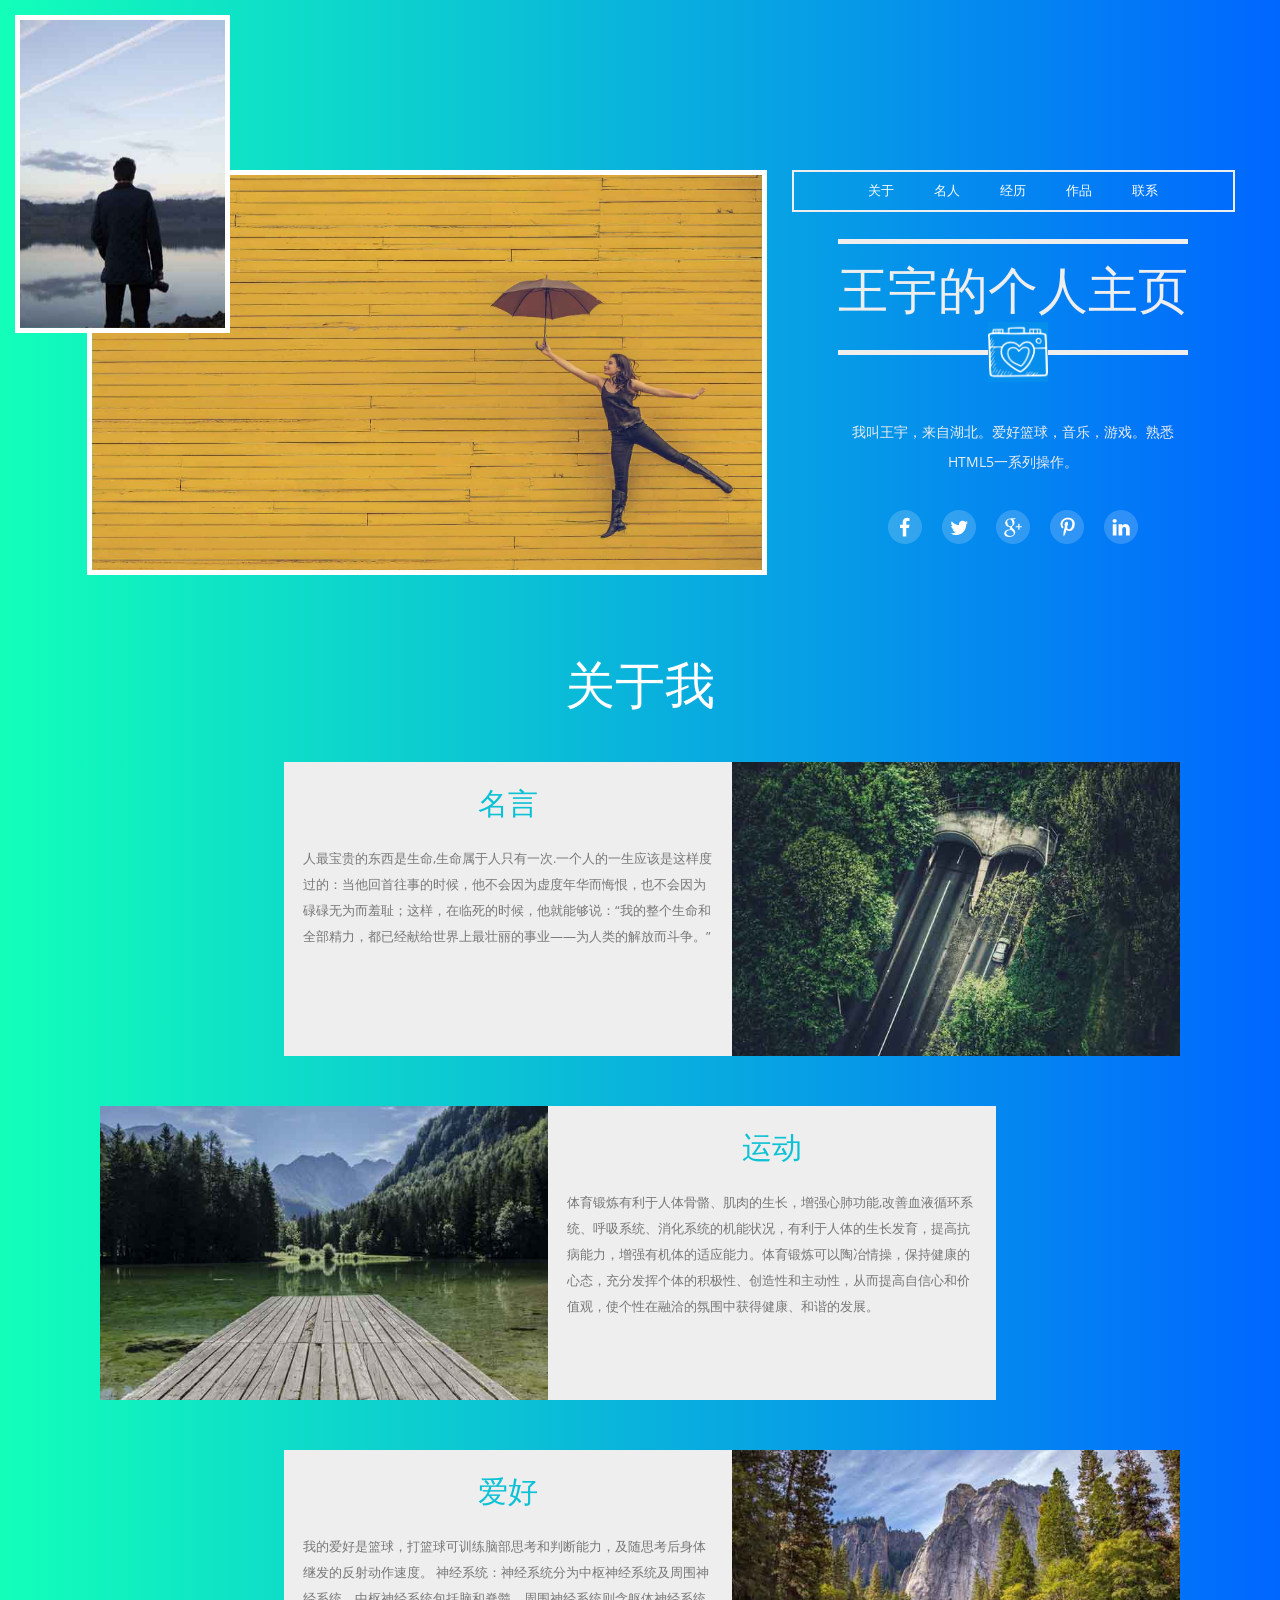
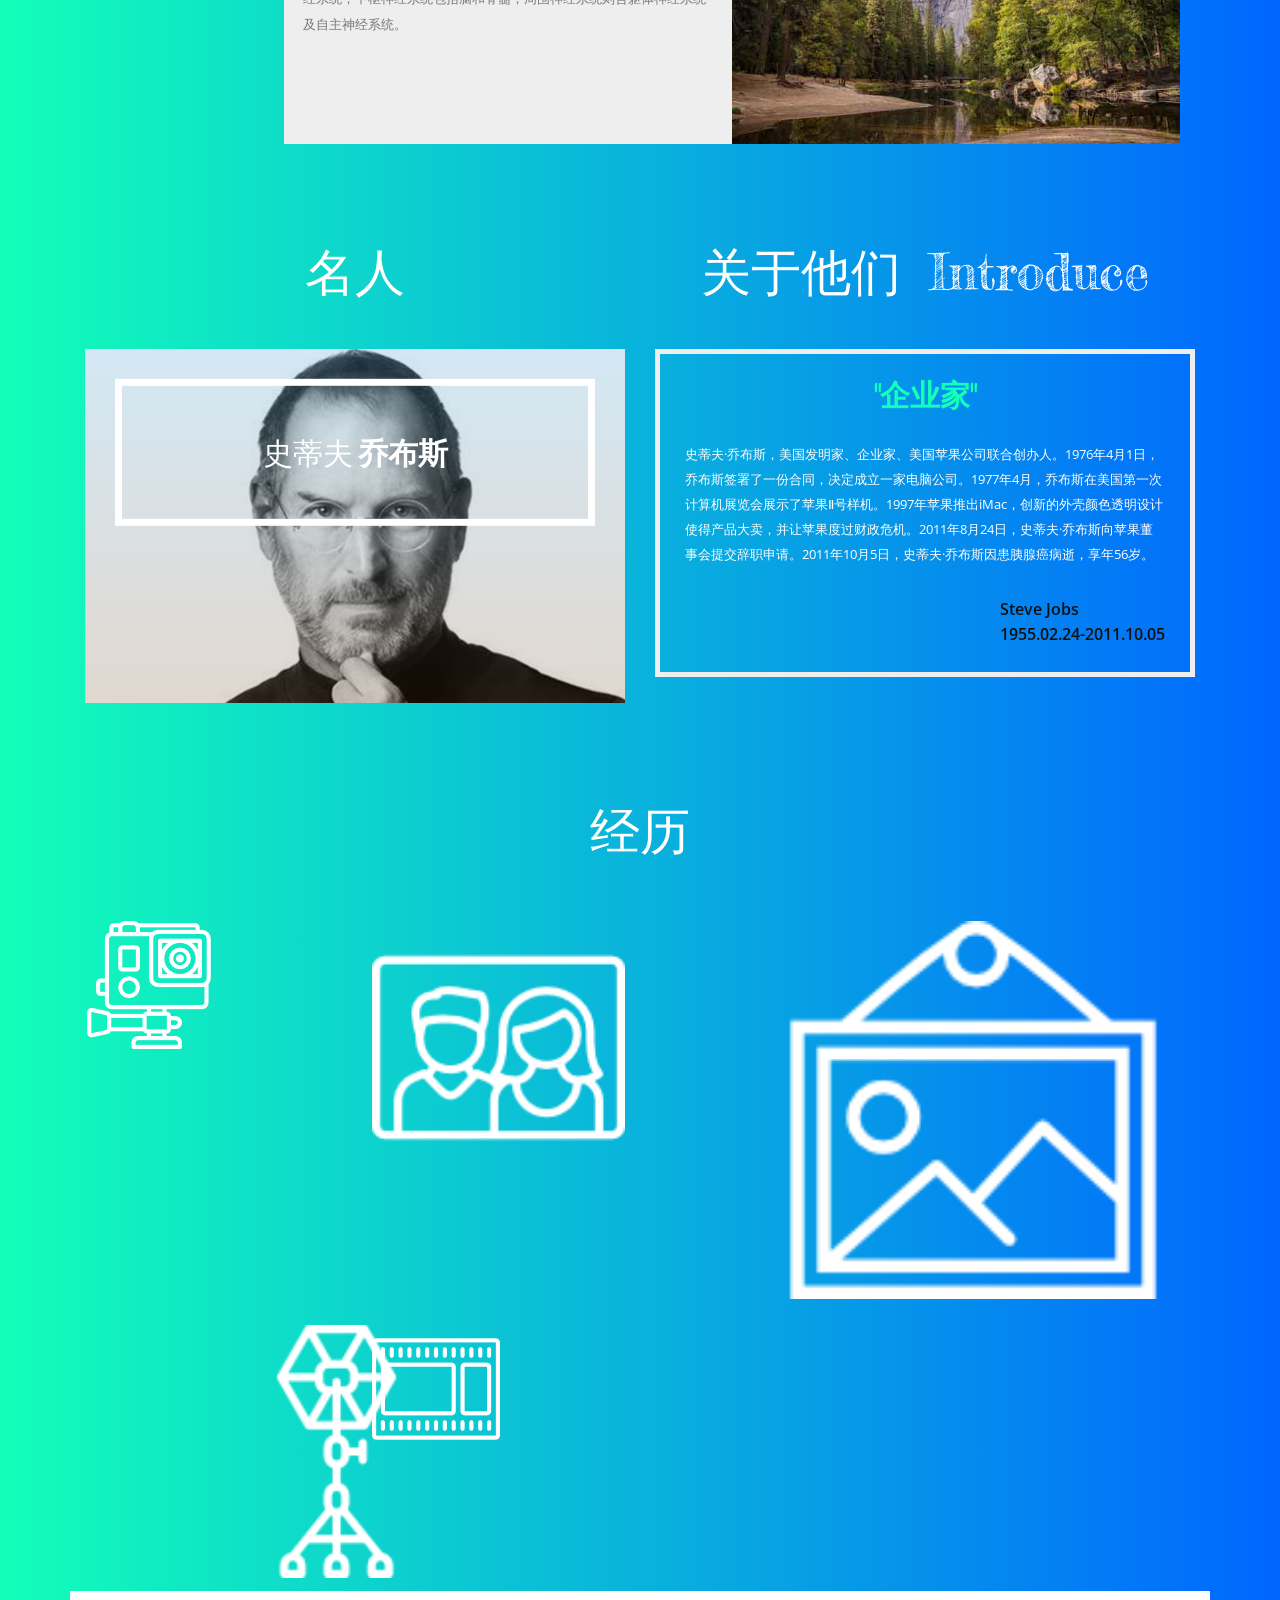
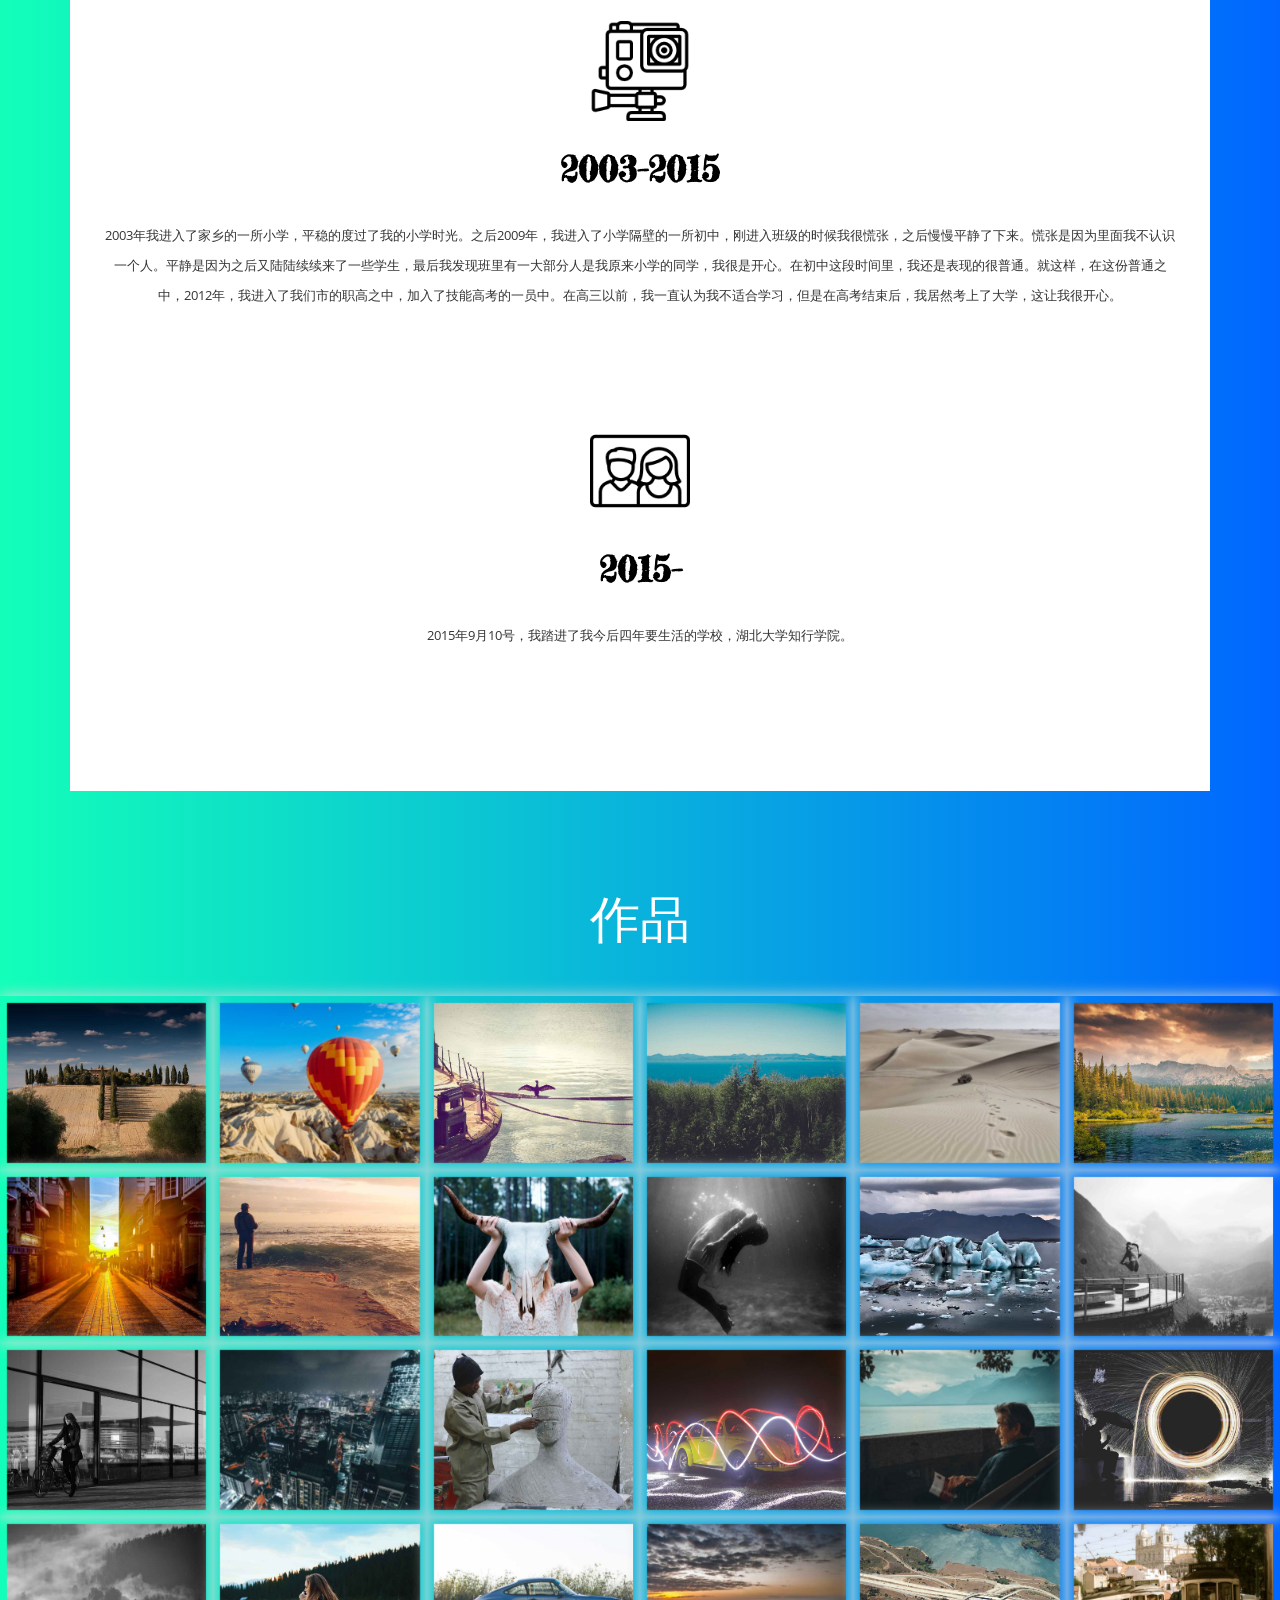
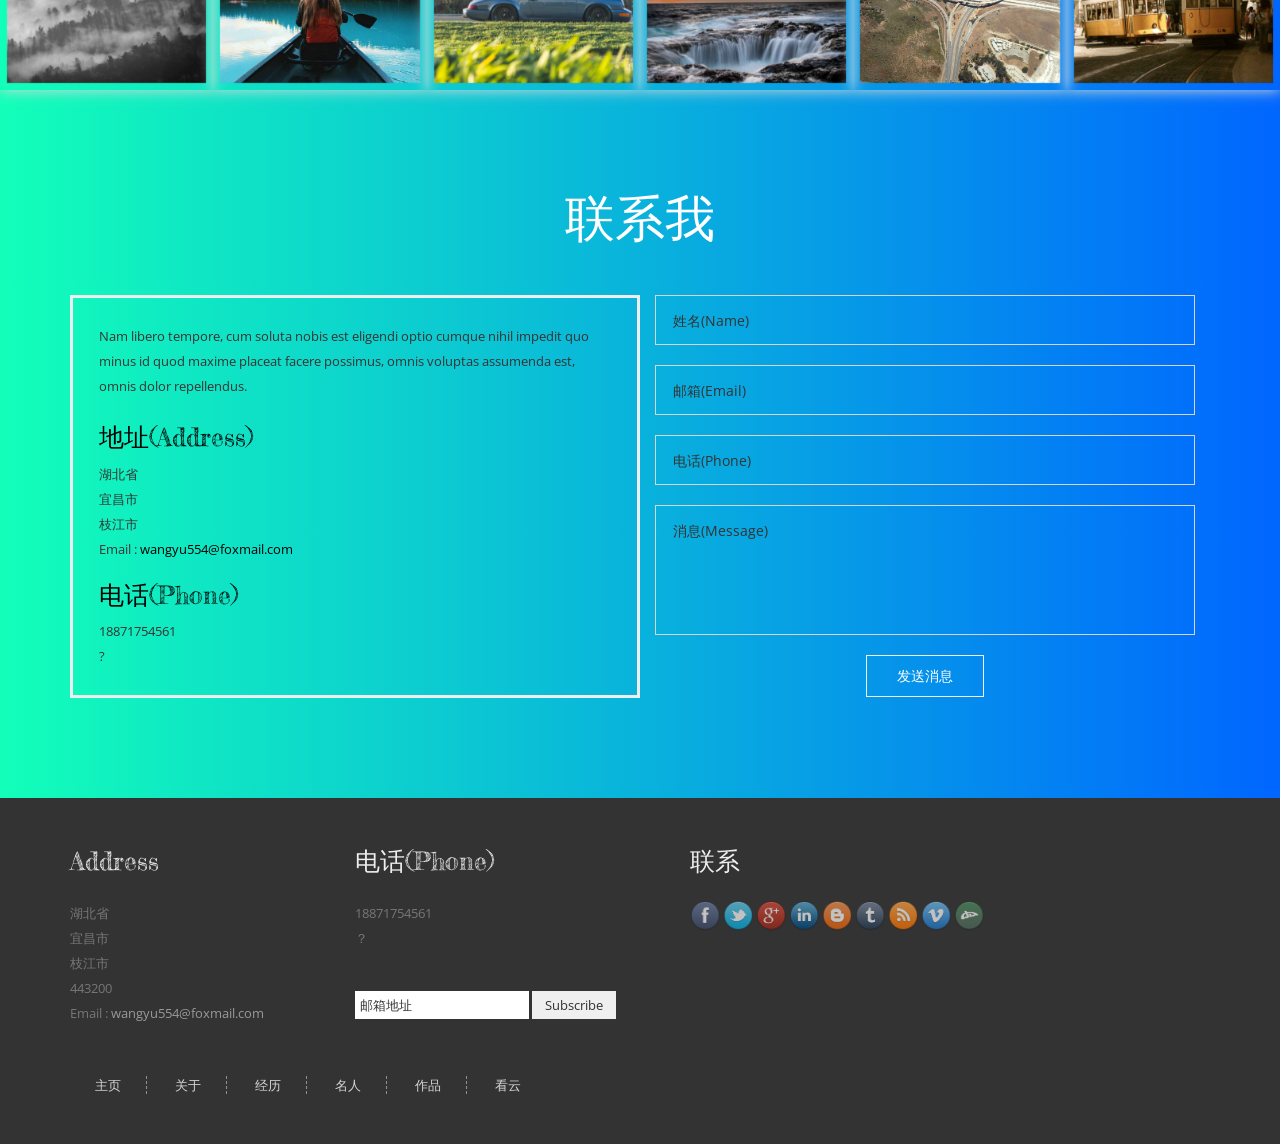
<file: index.html>
<!DOCTYPE html>
<html>

<!-- Head -->
<head>

<title>Home</title>

<!-- Meta-Tags -->
<meta name="viewport" content="width=device-width, initial-scale=1">
<meta http-equiv="Content-Type" content="text/html; charset=utf-8" />
<meta name="keywords" content="" />
<script type="application/x-javascript"> addEventListener("load", function() { setTimeout(hideURLbar, 0); }, false); function hideURLbar(){ window.scrollTo(0,1); } </script>
<!-- //Meta-Tags -->

<!-- Custom-Stylesheet-Links -->
<!-- Bootstrap-Core-CSS --> <link rel="stylesheet"	href="css/bootstrap.min.css" 		type="text/css" media="all">
<!-- Index-Page-CSS --> 	<link rel="stylesheet"	href="css/style.css" 				type="text/css" media="all">
<!-- Tabs-CSS --> 			<link rel="stylesheet" 	href="css/easy-responsive-tabs.css" type="text/css" media="all">
<!-- Gallery-CSS --> 		<link rel="stylesheet" 	href="css/swipebox.css"				type="text/css" media="all">
<!-- //Custom-Stylesheet-Links -->

<!-- Fonts -->
<!-- Navbar-Font --> <link rel='stylesheet'	href='https://fonts.googleapis.com/css?family=Montserrat:400,700'		   type='text/css'>
<!-- Logo-Font --> 	 <link rel='stylesheet' href='https://fonts.googleapis.com/css?family=Fredericka+the+Great' 	   type='text/css'>
<!-- Body-Font --> 	 <link rel='stylesheet' href='https://fonts.googleapis.com/css?family=Open+Sans:400,300,600,700' type='text/css'>
<!-- //Fonts -->

</head>
<!-- //Head -->

<!-- Body -->
<body>

<!-- Header -->
<div class="header agileits w3layouts">

	<div class="col-md-5 agileits w3layouts header-right">

		<div class="navigation agileits w3layouts">
			<!-- Navbar -->
			<nav class="navbar agileits w3layouts navbar-default">
				<div class="container-fluid">

					<div class="navbar-header agileits w3layouts">
						<button type="button" class="navbar-toggle agileits w3layouts collapsed" data-toggle="collapse" data-target="#navbar" aria-expanded="false">
							<span class="sr-only agileits w3layouts">Toggle navigation</span>
							<span class="icon-bar agileits w3layouts"></span>
							<span class="icon-bar agileits w3layouts"></span>
							<span class="icon-bar agileits w3layouts"></span>
						</button>
					</div>

					<div class="navbar-collapse agileits w3layouts collapse hover-effect" id="navbar">
						<ul class="agileits w3layouts">
							<li class="agileits w3layouts"><a href="#about">关于</a></li>
							<li class="agileits w3layouts"><a href="#team">名人</a></li>
							<li class="agileits w3layouts"><a href="#services">经历</a></li>
							<li class="agileits w3layouts"><a href="#gallery">作品</a></li>
							<li class="agileits w3layouts"><a href="#contact">联系</a></li>
						</ul>
					</div>

				</div>
			</nav>
			<!-- //Navbar -->
		</div>

		<div class="logo agileits w3layouts">
			<h1 class="agileits w3layouts"><a href="#">王宇的个人主页</a></h1>
			<img src="images/logo-style.png" alt="agileits w3layouts">
		</div>

		<div class="header-info agileits w3layouts">
			<p>我叫王宇，来自湖北。爱好篮球，音乐，游戏。熟悉HTML5一系列操作。</p>
		</div>

		<!-- Social-Icons -->
		<div class="social agileits w3layouts">
			<ul class="social-icons agileits w3layouts">
				<li class="agileits w3layouts"><a href="#" class="facebook agileits w3layouts" title="Go to Our Facebook Page"></a></li>
				<li class="agileits w3layouts"><a href="#" class="agileits w3layouts twitter" title="Go to Our Twitter Account"></a></li>
				<li class="agileits w3layouts"><a href="#" class="agileits w3layouts googleplus" title="Go to Our Google Plus Account"></a></li>
				<li class="agileits w3layouts"><a href="#" class="instagram agileits w3layouts" title="Go to Our Instagram Account"></a></li>
				<li class="agileits w3layouts"><a href="#" class="agileits w3layouts youtube" title="Go to Our Youtube Channel"></a></li>
			</ul>
		</div>
		<!-- //Social-Icons -->
		<div class="clearfix"></div>

	</div>

	<div class="col-md-7 agileits w3layouts header-left">

		<div class="header-slider agileits w3layouts">
			<div class="slider-1 agileits w3layouts">
				<!-- Slider -->
				<div class="slider agileits w3layouts">
					<ul class="rslides agileits w3layouts" id="slider1">
						<li class="agileits w3layouts">
							<img src="images/slide-1.jpg" alt="agileits w3layouts">
						</li>
						<li class="agileits w3layouts">
							<img src="images/slide-2.jpg" alt="agileits w3layouts">
						</li>
						<li class="agileits w3layouts">
							<img src="images/slide-3.jpg" alt="agileits w3layouts">
						</li>
						<li class="agileits w3layouts">
							<img src="images/slide-4.jpg" alt="agileits w3layouts">
						</li>
						<li class="agileits w3layouts">
							<img src="images/slide-5.jpg" alt="agileits w3layouts">
						</li>
					</ul>
				</div>
				<!-- //Slider -->
			</div>
			<div class="slider-2 agileits w3layouts">
				<!-- Slider -->
				<div class="slider agileits w3layouts">
					<ul class="rslides agileits w3layouts" id="slider2">
						<li class="agileits w3layouts">
							<img src="images/slide-6.jpg" alt="agileits w3layouts">
						</li>
						<li class="agileits w3layouts">
							<img src="images/slide-7.jpg" alt="agileits w3layouts">
						</li>
						<li class="agileits w3layouts">
							<img src="images/slide-8.jpg" alt="agileits w3layouts">
						</li>
						<li class="agileits w3layouts">
							<img src="images/slide-9.jpg" alt="agileits w3layouts">
						</li>
						<li class="agileits w3layouts">
							<img src="images/slide-10.jpg" alt="agileits w3layouts">
						</li>
					</ul>
				</div>
				<!-- //Slider -->
			</div>
		</div>

	</div>
	<div class="clearfix"></div>

</div>
<!-- //Header -->



<!-- About -->
<div class="about agileits w3layouts" id="about">
	<h2>关于我</h2>

	<div class="about-grid1 agileits w3layouts">
		<div class="col-md-6 col-sm-6 agileits w3layouts about-grid about-info">
			<h3>名言</h3>
			<p>人最宝贵的东西是生命,生命属于人只有一次.一个人的一生应该是这样度过的：当他回首往事的时候，他不会因为虚度年华而悔恨，也不会因为碌碌无为而羞耻；这样，在临死的时候，他就能够说：“我的整个生命和全部精力，都已经献给世界上最壮丽的事业——为人类的解放而斗争。”</p>
		</div>
		<div class="col-md-6 col-sm-6 agileits w3layouts about-grid about-image">
			<img src="images/about-1.jpg" alt="agileits w3layouts">
		</div>
		<div class="clearfix"></div>
	</div>

	<div class="about-grid2 agileits w3layouts">
		<div class="col-md-6 col-sm-6 agileits w3layouts about-grid about-image">
			<img src="images/about-2.jpg" alt="agileits w3layouts">
		</div>
		<div class="col-md-6 col-sm-6 agileits w3layouts about-grid about-info">
			<h3>运动</h3>
			<p>体育锻炼有利于人体骨骼、肌肉的生长，增强心肺功能,改善血液循环系统、呼吸系统、消化系统的机能状况，有利于人体的生长发育，提高抗病能力，增强有机体的适应能力。体育锻炼可以陶冶情操，保持健康的心态，充分发挥个体的积极性、创造性和主动性，从而提高自信心和价值观，使个性在融洽的氛围中获得健康、和谐的发展。</p>
		</div>
		<div class="clearfix"></div>
	</div>

	<div class="about-grid3 agileits w3layouts">
		<div class="col-md-6 col-sm-6 agileits w3layouts about-grid about-info">
			<h3>爱好</h3>
			<p>我的爱好是篮球，打篮球可训练脑部思考和判断能力，及随思考后身体继发的反射动作速度。 神经系统：神经系统分为中枢神经系统及周围神经系统，中枢神经系统包括脑和脊髓，周围神经系统则含躯体神经系统及自主神经系统。</p>
		</div>
		<div class="col-md-6 agileits w3layouts col-sm-6 about-grid about-image">
			<img src="images/about-3.jpg" alt="agileits w3layouts">
		</div>
		<div class="clearfix"></div>
	</div>

</div>
<!-- //About -->

<div class="tlinks">Collect from <a href="#" ></a></div>

<!-- People -->
<div class="people agileits w3layouts">
	<div class="container">

		<!-- Team -->
		<div class="col-md-6 agileits w3layouts client-slider-1" id="team">

			<h3>名人</h3>

			<!-- Slider -->
			<div class="slider agileits w3layouts">
				<ul class="rslides agileits w3layouts" id="slider3">
					<li class="agileits w3layouts">
						<figure class="effect-dexter agileits w3layouts">
							<img src="images/qiaobusi.png" alt="agileits w3layouts">
							<figcaption>
								<h4>史蒂夫<span>乔布斯</span></h4>
								<div class="social-two agileits w3layouts">
									<span class="icon agileits w3layouts"><a href="#" class="facebook agileits w3layouts" title="Go to Our Facebook Page"></a></span>
									<span class="icon agileits w3layouts"><a href="#" class="twitter agileits w3layouts" title="Go to Our Twitter Account"></a></span>
									<span class="icon agileits w3layouts"><a href="#" class="googleplus agileits w3layouts" title="Go to Our Google Plus Account"></a></span>
									<span class="icon agileits w3layouts"><a href="#" class="instagram agileits w3layouts" title="Go to Our Instagram Account"></a></span>
								<div>
							</figcaption>
						</figure>
					</li>
					<li class="agileits w3layouts">
						<figure class="effect-dexter agileits w3layouts">
							<img src="images/kebi.png" alt="agileits w3layouts">
							<figcaption>
								<h4>科比<span>布莱恩特</span></h4>
								<div class="social-two agileits w3layouts">
									<span class="icon agileits w3layouts"><a href="#" class="facebook agileits w3layouts" title="Go to Our Facebook Page"></a></span>
									<span class="icon agileits w3layouts"><a href="#" class="twitter agileits w3layouts" title="Go to Our Twitter Account"></a></span>
									<span class="icon agileits w3layouts"><a href="#" class="googleplus agileits w3layouts" title="Go to Our Google Plus Account"></a></span>
									<span class="icon agileits w3layouts"><a href="#" class="instagram agileits w3layouts" title="Go to Our Instagram Account"></a></span>
								<div>
							</figcaption>
						</figure>
					</li>
				</ul>
			</div>
			<!-- //Slider -->
		</div>
		<!-- //Team -->



		<!-- Clients -->
		<div class="col-md-6 agileits w3layouts client-slider-2">

			<h3>关于他们 <span>Introduce</span></h3>
			<!-- Slider -->
			<div class="slider agileits w3layouts">
				<ul class="rslides agileits w3layouts" id="slider4">
					<li class="agileits w3layouts">
						<h4>"企业家"</h4>
						<p>史蒂夫·乔布斯，美国发明家、企业家、美国苹果公司联合创办人。1976年4月1日，乔布斯签署了一份合同，决定成立一家电脑公司。1977年4月，乔布斯在美国第一次计算机展览会展示了苹果Ⅱ号样机。1997年苹果推出iMac，创新的外壳颜色透明设计使得产品大卖，并让苹果度过财政危机。2011年8月24日，史蒂夫·乔布斯向苹果董事会提交辞职申请。2011年10月5日，史蒂夫·乔布斯因患胰腺癌病逝，享年56岁。</p>
						<div class="client agileits w3layouts">
							<span>Steve Jobs</span>
							<br>
							<span>1955.02.24-2011.10.05</span>
						</div>
					</li>
					<li class="agileits w3layouts">
						<h4>"篮球明星"</h4>
						<p>科比·布莱恩特，前美国职业篮球运动员，司职得分后卫/小前锋（锋卫摇摆人），绰号“黑曼巴”/“小飞侠”，整个NBA生涯（1996年-2016年）全部效力于NBA洛杉矶湖人队.曾获得单场比赛81分的个人纪录.经常担任球队进攻的第一发起人。另外科比还是联盟中最好的防守人之一，贴身防守非常具有压迫性。2016年4月14日，科比·布莱恩特在生涯最后一场主场对阵爵士的常规赛后宣布退役。</p>
						<div class="client agileits w3layouts">
							<span>Kobe Bryant</span>
							<br>
							<span>1978.8.23-</span>
						</div>
					</li>
				</ul>
			</div>
			<!-- //Slider -->
		</div>
		<!-- //Clients -->

		<div class="clearfix"></div>

	</div>
</div>
<!-- //People -->



<!-- Tabs -->
<div class="tabs agileits w3layouts" id="services">
	<div class="container">

		<h3>经历</h3>

		<div class="categories-section agileits w3layouts main-grid-border">
			<div class="category-list agileits w3layouts">
				<div id="parentVerticalTab agileits w3layouts">
					<ul class="resp-tabs-list hor_1 agileits w3layouts">
						<li class="agileits w3layouts"><img class="tab-icon-1 agileits w3layouts" src="images/tab-icon-1.png" alt="Capture"></li>
						<li class="agileits w3layouts"><img class="tab-icon-2 agileits w3layouts" src="images/tab-icon-2.png" alt="Capture"></li>
						<li class="agileits w3layouts"><img class="tab-icon-3 agileits w3layouts" src="images/tab-icon-3.png" alt="Capture"></li>
						<li class="agileits w3layouts"><img class="tab-icon-4 agileits w3layouts" src="images/tab-icon-4.png" alt="Capture"></li>
						<li class="agileits w3layouts"><img class="tab-icon-5 agileits w3layouts" src="images/tab-icon-5.png" alt="Capture"></li>
					</ul>
					<div class="resp-tabs-container agileits w3layouts hor_1">
						<div>
							<div class="service-grid agileits w3layouts service-info">
								<img src="images/tab-h2-icon-1.png" alt="Capture">
								<h4>2003-2015</h4>
								<p>2003年我进入了家乡的一所小学，平稳的度过了我的小学时光。之后2009年，我进入了小学隔壁的一所初中，刚进入班级的时候我很慌张，之后慢慢平静了下来。慌张是因为里面我不认识一个人。平静是因为之后又陆陆续续来了一些学生，最后我发现班里有一大部分人是我原来小学的同学，我很是开心。在初中这段时间里，我还是表现的很普通。就这样，在这份普通之中，2012年，我进入了我们市的职高之中，加入了技能高考的一员中。在高三以前，我一直认为我不适合学习，但是在高考结束后，我居然考上了大学，这让我很开心。</p>
							</div>
						</div>
						<div>
							<div class="service-grid agileits w3layouts service-info">
								<img src="images/tab-h2-icon-2.png" alt="Capture">
								<h4>2015-</h4>
								<p>2015年9月10号，我踏进了我今后四年要生活的学校，湖北大学知行学院。</p>
							</div>
						</div>
					</div>
					<div class="clearfix"></div>
				</div>
			</div>
		</div>

		<div class="clearfix"></div>

	</div>
</div>
<!-- //Tabs -->



<!-- Gallery -->
<div class="gallery agileits w3layouts" id="gallery">
		<h3>作品</h3>
		<div class="col-md-2 col-sm-2 agileits w3layouts gal-left">
			<div class="content-grid-effect agileits w3layouts slow-zoom vertical text-center">
				<a href="images/gallery-1.jpg" class="b-link-stripe agileits w3layouts b-animate-go swipebox">
					<div class="img-box agileits w3layouts">
						<img src="images/gallery-1.jpg" alt="image" class="img-responsive agileits w3layouts zoom-img">
					</div>
					<div class="info-box agileits w3layouts">
						<div class="info-content agileits w3layouts">
							<a href="work/homework/day01.html">无锡:第一天</a>
							<span class="separator agileits w3layouts"></span>
						</div>
					</div>
				</a>
			</div>
		</div>
		<div class="col-md-2 col-sm-2 agileits w3layouts gal-left">
			<div class="content-grid-effect agileits w3layouts slow-zoom vertical text-center">
				<a href="images/gallery-2.jpg" class="b-link-stripe agileits w3layouts b-animate-go swipebox">
					<div class="img-box agileits w3layouts">
						<img src="images/gallery-2.jpg" alt="image" class="img-responsive agileits w3layouts zoom-img">
					</div>
					<div class="info-box agileits w3layouts">
						<div class="info-content agileits w3layouts">
							<a href="work/homework/day02.html">无锡:第二天</a>
							<span class="separator agileits w3layouts"></span>
						</div>
					</div>
				</a>
			</div>
		</div>
		<div class="col-md-2 col-sm-2 agileits w3layouts gal-left">
			<div class="content-grid-effect slow-zoom vertical agileits w3layouts text-center">
				<a href="images/gallery-3.jpg" class="b-link-stripe agileits w3layouts b-animate-go swipebox">
					<div class="img-box agileits w3layouts">
						<img src="images/gallery-3.jpg" alt="image" class="img-responsive agileits w3layouts zoom-img">
					</div>
					<div class="info-box agileits w3layouts">
						<div class="info-content agileits w3layouts">
							<a href="work/homework/day03.html">无锡:第三天</a>
							<span class="separator agileits w3layouts"></span>
						</div>
					</div>
				</a>
			</div>
		</div>
		<div class="col-md-2 col-sm-2 agileits w3layouts gal-left">
			<div class="content-grid-effect slow-zoom vertical agileits w3layouts text-center">
				<a href="images/gallery-4.jpg" class="b-link-stripe agileits w3layouts b-animate-go swipebox">
					<div class="img-box agileits w3layouts">
						<img src="images/gallery-4.jpg" alt="image" class="img-responsive agileits w3layouts zoom-img">
					</div>
					<div class="info-box agileits w3layouts">
						<div class="info-content agileits w3layouts">
							<a href="work/homework/day04.html">无锡:第四天</a>
							<span class="separator agileits w3layouts"></span>
						</div>
					</div>
				</a>
			</div>
		</div>
		<div class="col-md-2 col-sm-2 agileits w3layouts gal-left">
			<div class="content-grid-effect slow-zoom vertical agileits w3layouts text-center">
				<a href="images/gallery-5.jpg" class="b-link-stripe agileits w3layouts b-animate-go swipebox">
					<div class="img-box agileits w3layouts">
						<img src="images/gallery-5.jpg" alt="image" class="img-responsive agileits w3layouts zoom-img">
					</div>
					<div class="info-box agileits w3layouts">
						<div class="info-content agileits w3layouts">
							<a href="work/homework/day05.html">无锡:第五天</a>
							<span class="separator agileits w3layouts"></span>
						</div>
					</div>
				</a>
			</div>
		</div>
		<div class="col-md-2 col-sm-2 agileits w3layouts gal-left">
			<div class="content-grid-effect slow-zoom vertical agileits w3layouts text-center">
				<a href="images/gallery-6.jpg" class="b-link-stripe agileits w3layouts b-animate-go swipebox">
					<div class="img-box agileits w3layouts">
						<img src="images/gallery-6.jpg" alt="image" class="img-responsive agileits w3layouts zoom-img">
					</div>
					<div class="info-box agileits w3layouts">
						<div class="info-content agileits w3layouts">
							<a href="work/homework/day06.html">无锡:第六天</a>
							<span class="separator agileits w3layouts"></span>
						</div>
					</div>
				</a>
			</div>
		</div>
		<div class="col-md-2 col-sm-2 agileits w3layouts gal-left">
			<div class="content-grid-effect slow-zoom agileits w3layouts vertical text-center">
				<a href="images/gallery-7.jpg" class="b-link-stripe b-animate-go agileits w3layouts swipebox">
					<div class="img-box agileits w3layouts">
						<img src="images/gallery-7.jpg" alt="image" class="img-responsive agileits w3layouts zoom-img">
					</div>
					<div class="info-box agileits w3layouts">
						<div class="info-content agileits w3layouts">
							<a href="work/homework/muxidiban.html">无锡:木兮地板</a>
							<span class="separator agileits w3layouts"></span>
						</div>
					</div>
				</a>
			</div>
		</div>
		<div class="col-md-2 col-sm-2 agileits w3layouts gal-left">
			<div class="content-grid-effect slow-zoom agileits w3layouts vertical text-center">
				<a href="images/gallery-8.jpg" class="b-link-stripe agileits w3layouts b-animate-go swipebox">
					<div class="img-box agileits w3layouts">
						<img src="images/gallery-8.jpg" alt="image" class="img-responsive agileits w3layouts zoom-img">
					</div>
					<div class="info-box agileits w3layouts">
						<div class="info-content agileits w3layouts">
							<a href="work/homework/xiaomi.html">无锡:小米官网</a>
							<span class="separator agileits w3layouts"></span>
						</div>
					</div>
				</a>
			</div>
		</div>
		<div class="col-md-2 col-sm-2 agileits w3layouts gal-left">
			<div class="content-grid-effect slow-zoom vertical agileits w3layouts text-center">
				<a href="images/gallery-9.jpg" class="b-link-stripe agileits w3layouts b-animate-go swipebox">
					<div class="img-box agileits w3layouts">
						<img src="images/gallery-9.jpg" alt="image" class="img-responsive agileits w3layouts zoom-img">
					</div>
					<div class="info-box agileits w3layouts">
						<div class="info-content agileits w3layouts">
							<a href="work/chuizi/index.html">武汉:锤子官网</a>
							<span class="separator agileits w3layouts"></span>
						</div>
					</div>
				</a>
			</div>
		</div>
		<div class="col-md-2 col-sm-2 gal-left agileits w3layouts">
			<div class="content-grid-effect slow-zoom vertical agileits w3layouts text-center">
				<a href="images/gallery-10.jpg" class="b-link-stripe b-animate-go swipebox agileits w3layouts">
					<div class="img-box agileits w3layouts">
						<img src="images/gallery-10.jpg" alt="image" class="img-responsive agileits w3layouts zoom-img">
					</div>
					<div class="info-box agileits w3layouts">
						<div class="info-content agileits w3layouts">
							<a href="work/fuwu/index.html">武汉:小米服务</a>
							<span class="separator agileits w3layouts"></span>
						</div>
					</div>
				</a>
			</div>
		</div>
		<div class="col-md-2 col-sm-2 agileits w3layouts gal-left">
			<div class="content-grid-effect slow-zoom agileits w3layouts vertical text-center">
				<a href="images/gallery-11.jpg" class="b-link-stripe agileits w3layouts b-animate-go swipebox">
					<div class="img-box agileits w3layouts">
						<img src="images/gallery-11.jpg" alt="image" class="img-responsive agileits w3layouts zoom-img">
					</div>
					<div class="info-box agileits w3layouts">
						<div class="info-content agileits w3layouts">
							<a href="work/heyueji/index.html">武汉:小米合约机</a>	
							<span class="separator agileits w3layouts"></span>
						</div>
					</div>
				</a>
			</div>
		</div>
		<div class="col-md-2 col-sm-2 agileits w3layouts gal-left">
			<div class="content-grid-effect slow-zoom vertical text-center agileits w3layouts">
				<a href="images/gallery-12.jpg" class="b-link-stripe b-animate-go agileits w3layouts swipebox">
					<div class="img-box agileits w3layouts">
						<img src="images/gallery-12.jpg" alt="image" class="img-responsive agileits w3layouts zoom-img">
					</div>
					<div class="info-box agileits w3layouts">
						<div class="info-content agileits w3layouts">
							<a href="work/hezi/index.html">武汉:小米小盒子</a>
							<span class="separator agileits w3layouts"></span>
						</div>
					</div>
				</a>
			</div>
		</div>
		<div class="col-md-2 col-sm-2 gal-left">
			<div class="content-grid-effect slow-zoom agileits w3layouts vertical text-center">
				<a href="images/gallery-13.jpg" class="b-link-stripe agileits w3layouts b-animate-go swipebox">
					<div class="img-box agileits w3layouts">
						<img src="images/gallery-13.jpg" alt="image" class="img-responsive agileits w3layouts zoom-img">
					</div>
					<div class="info-box agileits w3layouts">
						<div class="info-content agileits w3layouts">
							<a href="work/quanbu/index.html">武汉:小米全部商品</a>
							<span class="separator agileits w3layouts"></span>
						</div>
					</div>
				</a>
			</div>
		</div>
		<div class="col-md-2 col-sm-2 agileits w3layouts gal-left">
			<div class="content-grid-effect slow-zoom agileits w3layouts vertical text-center">
				<a href="images/gallery-14.jpg" class="b-link-stripe agileits w3layouts b-animate-go swipebox">
					<div class="img-box agileits w3layouts">
						<img src="images/gallery-14.jpg" alt="image" class="img-responsive agileits w3layouts zoom-img">
					</div>
					<div class="info-box agileits w3layouts">
						<div class="info-content agileits w3layouts">
								<a href="work/muxi/index.html">武汉:木兮地板</a>
							<span class="separator agileits w3layouts"></span>
						</div>
					</div>
				</a>
			</div>
		</div>
		<div class="col-md-2 col-sm-2 agileits w3layouts gal-left">
			<div class="content-grid-effect slow-zoom agileits w3layouts vertical text-center">
				<a href="images/gallery-15.jpg" class="b-link-stripe agileits w3layouts b-animate-go swipebox">
					<div class="img-box agileits w3layouts">
						<img src="images/gallery-15.jpg" alt="image" class="img-responsive agileits w3layouts zoom-img">
					</div>
					<div class="info-box agileits w3layouts">
						<div class="info-content agileits w3layouts">
							<a href="work/xiaofengche/index.html">武汉:成都小风车官网</a>
							<span class="separator agileits w3layouts"></span>
						</div>
					</div>
				</a>
			</div>
		</div>
		<div class="col-md-2 col-sm-2 agileits w3layouts gal-left">
			<div class="content-grid-effect slow-zoom agileits w3layouts vertical text-center">
				<a href="images/gallery-16.jpg" class="b-link-stripe agileits w3layouts b-animate-go swipebox">
					<div class="img-box agileits w3layouts">
						<img src="images/gallery-16.jpg" alt="image" class="img-responsive agileits w3layouts zoom-img">
					</div>
					<div class="info-box agileits w3layouts">
						<div class="info-content agileits w3layouts">
						    <a href="work/yonghu/index.html">武汉:用户首页</a>
							<span class="separator agileits w3layouts"></span>
						</div>
					</div>
				</a>
			</div>
		</div>
		<div class="col-md-2 col-sm-2 agileits w3layouts gal-left">
			<div class="content-grid-effect slow-zoom vertical agileits w3layouts text-center">
				<a href="images/gallery-17.jpg" class="b-link-stripe agileits w3layouts b-animate-go swipebox">
					<div class="img-box agileits w3layouts">
						<img src="images/gallery-17.jpg" alt="image" class="img-responsive agileits w3layouts zoom-img">
					</div>
					<div class="info-box agileits w3layouts">
						<div class="info-content agileits w3layouts">
							<span class="separator agileits w3layouts"></span>
						</div>
					</div>
				</a>
			</div>
		</div>
		<div class="col-md-2 col-sm-2 agileits w3layouts gal-left">
			<div class="content-grid-effect slow-zoom vertical agileits w3layouts text-center">
				<a href="images/gallery-18.jpg" class="b-link-stripe agileits w3layouts b-animate-go swipebox">
					<div class="img-box agileits w3layouts">
						<img src="images/gallery-18.jpg" alt="image" class="img-responsive agileits w3layouts zoom-img">
					</div>
					<div class="info-box agileits w3layouts">
						<div class="info-content agileits w3layouts">
							<span class="separator agileits w3layouts"></span>
						</div>
					</div>
				</a>
			</div>
		</div>
		<div class="col-md-2 col-sm-2 agileits w3layouts gal-left">
			<div class="content-grid-effect slow-zoom vertical agileits w3layouts text-center">
				<a href="images/gallery-19.jpg" class="b-link-stripe agileits w3layouts b-animate-go swipebox">
					<div class="img-box agileits w3layouts">
						<img src="images/gallery-19.jpg" alt="image" class="img-responsive agileits w3layouts zoom-img">
					</div>
					<div class="info-box agileits w3layouts">
						<div class="info-content agileits w3layouts">
							<span class="separator agileits w3layouts"></span>
						</div>
					</div>
				</a>
			</div>
		</div>
		<div class="col-md-2 col-sm-2 agileits w3layouts gal-left">
			<div class="content-grid-effect slow-zoom agileits w3layouts vertical text-center">
				<a href="images/gallery-20.jpg" class="b-link-stripe agileits w3layouts b-animate-go swipebox">
					<div class="img-box agileits w3layouts">
						<img src="images/gallery-20.jpg" alt="image" class="img-responsive agileits w3layouts zoom-img">
					</div>
					<div class="info-box agileits w3layouts">
						<div class="info-content agileits w3layouts">
							<span class="separator agileits w3layouts"></span>
						</div>
					</div>
				</a>
			</div>
		</div>
		<div class="col-md-2 col-sm-2 agileits w3layouts gal-left">
			<div class="content-grid-effect slow-zoom vertical agileits w3layouts text-center">
				<a href="images/gallery-21.jpg" class="b-link-stripe agileits w3layouts b-animate-go swipebox">
					<div class="img-box agileits w3layouts">
						<img src="images/gallery-21.jpg" alt="image" class="img-responsive agileits w3layouts zoom-img">
					</div>
					<div class="info-box agileits w3layouts">
						<div class="info-content agileits w3layouts">
							<span class="separator agileits w3layouts"></span>
						</div>
					</div>
				</a>
			</div>
		</div>
		<div class="col-md-2 col-sm-2 agileits w3layouts gal-left">
			<div class="content-grid-effect slow-zoom agileits w3layouts vertical text-center">
				<a href="images/gallery-22.jpg" class="b-link-stripe agileits w3layouts b-animate-go swipebox">
					<div class="img-box agileits w3layouts">
						<img src="images/gallery-22.jpg" alt="image" class="img-responsive agileits w3layouts zoom-img">
					</div>
					<div class="info-box agileits w3layouts">
						<div class="info-content agileits w3layouts">
							<span class="separator agileits w3layouts"></span>
						</div>
					</div>
				</a>
			</div>
		</div>
		<div class="col-md-2 col-sm-2 agileits w3layouts gal-left">
			<div class="content-grid-effect slow-zoom vertical agileits w3layouts text-center">
				<a href="images/gallery-23.jpg" class="b-link-stripe agileits w3layouts b-animate-go swipebox">
					<div class="img-box agileits w3layouts">
						<img src="images/gallery-23.jpg" alt="image" class="img-responsive agileits w3layouts zoom-img">
					</div>
					<div class="info-box agileits w3layouts">
						<div class="info-content agileits w3layouts">
							<span class="separator agileits w3layouts"></span>
						</div>
					</div>
				</a>
			</div>
		</div>
		<div class="col-md-2 col-sm-2 agileits w3layouts gal-left">
			<div class="content-grid-effect slow-zoom vertical agileits w3layouts text-center">
				<a href="images/gallery-24.jpg" class="b-link-stripe agileits w3layouts b-animate-go swipebox">
					<div class="img-box agileits w3layouts">
						<img src="images/gallery-24.jpg" alt="image" class="img-responsive agileits w3layouts zoom-img">
					</div>
					<div class="info-box agileits w3layouts">
						<div class="info-content agileits w3layouts">
							<span class="separator agileits w3layouts"></span>
						</div>
					</div>
				</a>
			</div>
		</div>
		<div class="clearfix"></div>
</div>
<!-- //Gallery -->



<!-- Contact -->
<div class="contact-us agileits w3layouts" id="contact">
	<div class="container">

		<h3>联系我</h3>

		<div class="col-md-6 col-sm-6 agileits w3layouts contact-us-grid contact-grid">
			<p>Nam libero tempore, cum soluta nobis est eligendi optio cumque nihil impedit quo minus id quod maxime placeat facere possimus, omnis voluptas assumenda est, omnis dolor repellendus.</p>
			<div class="address agileits w3layouts">
				<h4>地址(Address)</h4>
					<ul class="agileits w3layouts">
						<li class="agileits w3layouts">湖北省</li>
						<li class="agileits w3layouts">宜昌市</li>
						<li class="agileits w3layouts">枝江市</li>
						<li class="agileits w3layouts">Email : <a href="mailto:mail@example.com">wangyu554@foxmail.com</a></li>
					</ul>
			</div>
			<div class="phone agileits w3layouts">
				<h4>电话(Phone)</h4>
				<p>18871754561</p>
				<p>?</p>
			</div>
			<div class="clearfix"></div>
		</div>
		<div class="col-md-6 col-sm-6 agileits w3layouts contact-us-grid contact-grid2">
			<form class="contact_form agileits w3layouts" action="#" method="post">
				<div class="message agileits w3layouts">
					<div class="c1 agileits w3layouts">
						<input type="text" class="text agileits w3layouts" name="Name" placeholder="姓名(Name)" required="">
						<input type="text" class="text agileits w3layouts" name="Email" placeholder="邮箱(Email)" required="">
						<input type="text" class="text agileits w3layouts" name="Phone" placeholder="电话(Phone)" required="">
					</div>

					<div class="c1 agileits w3layouts">
						<textarea name="Message" placeholder="消息(Message)" required></textarea>
					</div>
					<div class="clearfix"></div>
				</div>

				<input type="submit" class="more_btn agileits w3layouts" value="发送消息">
			</form>
		</div>
		<div class="clearfix"></div>

	</div>
</div>
<!-- //Contact -->

<!-- Footer -->
<div class="footer agileits w3layouts">
	<div class="container">

		<div class="footer-top agileits w3layouts">
			<div class="footer-grids agileits w3layouts">
				<div class="col-md-3 col-sm-3 agileits w3layouts address">
					<h5>Address</h5>
						<ul class="agileits w3layouts">
							<li class="agileits w3layouts">湖北省</li>
							<li class="agileits w3layouts">宜昌市</li>
							<li class="agileits w3layouts">枝江市</li>
							<li class="agileits w3layouts">443200</li>
							<li class="agileits w3layouts">Email : <a href="mailto:mail@example.com">wangyu554@foxmail.com</a></li>
						</ul>
				</div>
				<div class="col-md-3 col-sm-3 agileits w3layouts contact">
					<h5>电话(Phone)</h5>
					<div class="phone agileits w3layouts">
						<p class="agileits w3layouts">18871754561</p>
						<p class="agileits w3layouts">？</p>
					</div>

					<div class="mail agileits w3layouts">
						<form action="#" method="post">
							<input type="text" name="Email Address" placeholder="邮箱地址" required="">
							<input type="submit" value="Subscribe">
						</form>
					</div>
					<div class="clearfix"></div>
				</div>
				<div class="col-md-6 agileits w3layouts col-sm-6 connect">
					<h5>联系</h5>
					<div class="connect-social agileits w3layouts">
						<ul class="agileits w3layouts">
							<li class="agileits w3layouts"><a href="#" class="facebook agileits w3layouts" title="Go to Our Facebook Page"></a></li>
							<li class="agileits w3layouts"><a href="#" class="twitter agileits w3layouts" title="Go to Our Twitter Account"></a></li>
							<li class="agileits w3layouts"><a href="#" class="googleplus agileits w3layouts" title="Go to Our Google Plus Account"></a></li>
							<li class="agileits w3layouts"><a href="#" class="linkedin agileits w3layouts" title="Go to Our Linkedin Page"></a></li>
							<li class="agileits w3layouts"><a href="#" class="blogger agileits w3layouts" title="Go to Our Blogger Account"></a></li>
							<li class="agileits w3layouts"><a href="#" class="tumblr agileits w3layouts" title="Go to Our Tumblr Page"></a></li>
							<li class="agileits w3layouts"><a href="#" class="rss agileits w3layouts" title="Go to Our RSS Feed"></a></li>
							<li class="agileits w3layouts"><a href="#" class="vimeo agileits w3layouts" title="Go to Our Vimeo Channel"></a></li>
							<li class="agileits w3layouts"><a href="#" class="deviantart agileits w3layouts" title="Go to Our Deviantart Page"></a></li>
						</ul>
					</div>
				</div>
				<div class="clearfix"></div>
			</div>
			<div class="footer-bottom agileits w3layouts">
				<div class="footer-nav agileits w3layouts">
					<ul class="agileits w3layouts">
						<li class="agileits w3layouts"><a class="scroll agileits w3layouts" href="#">主页</a></li>
						<li class="agileits w3layouts"><a class="scroll agileits w3layouts" href="#about">关于</a></li>
						<li class="agileits w3layouts"><a class="scroll agileits w3layouts" href="#services">经历</a></li>
						<li class="agileits w3layouts"><a class="scroll agileits w3layouts" href="#team">名人</a></li>
						<li class="agileits w3layouts"><a class="scroll agileits w3layouts" href="#gallery">作品</a></li>
						<li class="agileits w3layouts"><a class="scroll agileits w3layouts" href="https://note.wangyu555.top">看云</a></li>
					</ul>
				</div>
				<div class="copyright agileits w3layouts">
					
				</div>
				<div class="clearfix"></div>
			</div>
		</div>

	</div>
</div>
<!-- //Footer -->



<!-- Custom-JavaScript-File-Links -->

	<!-- Default-JavaScript-File -->   <script type="text/javascript" src="js/jquery.min.js"></script>
	<!-- Bootstrap-JavaScript-File --> <script type="text/javascript" src="js/bootstrap.min.js"></script>

	<!-- Banner-Slider-JavaScript -->
		<script src="js/responsiveslides.min.js"></script>
		<script>
			$(function () {
				$("#slider1, #slider2, #slider3, #slider4").responsiveSlides({
					auto: true,
					nav: true,
					speed: 800,
					namespace: "callbacks",
					pager: true,
				});
			});
		</script>
	<!-- //Banner-Slider-JavaScript -->

	<!-- Gallery-JavaScript -->
		<script src="js/jquery.swipebox.min.js"></script> 
			<script type="text/javascript">
				jQuery(function($) {
					$(".swipebox").swipebox();
				});
		</script>
	<!-- //Gallery-JavaScript -->

	<!-- Slide-To-Top JavaScript (No-Need-To-Change) -->
		<script type="text/javascript">
			$(document).ready(function() {
				var defaults = {
					containerID: 'toTop',
					containerHoverID: 'toTopHover',
					scrollSpeed: 100,
					easingType: 'linear',
				};
				$().UItoTop({ easingType: 'easeOutQuart' });
			});
		</script>
		<a href="#" class="agileits w3layouts" id="toTop" style="display: block;"> <span id="toTopHover" style="opacity: 0;"> </span></a>
	<!-- //Slide-To-Top JavaScript -->

	<!-- Smooth-Scrolling-JavaScript -->
		<script type="text/javascript" src="js/move-top.js"></script>
		<script type="text/javascript" src="js/easing.js"></script>
		<script type="text/javascript">
				jQuery(document).ready(function($) {
					$(".scroll, .navbar li a, .footer li a").click(function(event){
						$('html,body').animate({scrollTop:$(this.hash).offset().top},1000);
					});
				});
		</script>
	<!-- //Smooth-Scrolling-JavaScript -->

	<!-- Vertical-Tabs-JavaScript -->
		<script src="js/easyResponsiveTabs.js"></script>
		<script type="text/javascript">
			$(document).ready(function() {
				$('#parentVerticalTab').easyResponsiveTabs({
					type: 'vertical',
					width: 'auto',
					fit: true,
					closed: 'accordion',
					tabidentify: 'hor_1',
					activate: function(event) {
						var $tab = $(this);
						var $info = $('#nested-tabInfo2');
						var $name = $('span', $info);
						$name.text($tab.text());
						$info.show();
					}
				});
			});
		</script>
	<!-- Vertical-Tabs-JavaScript -->

<!-- //Custom-JavaScript-File-Links -->


</body>
</html>
</file>
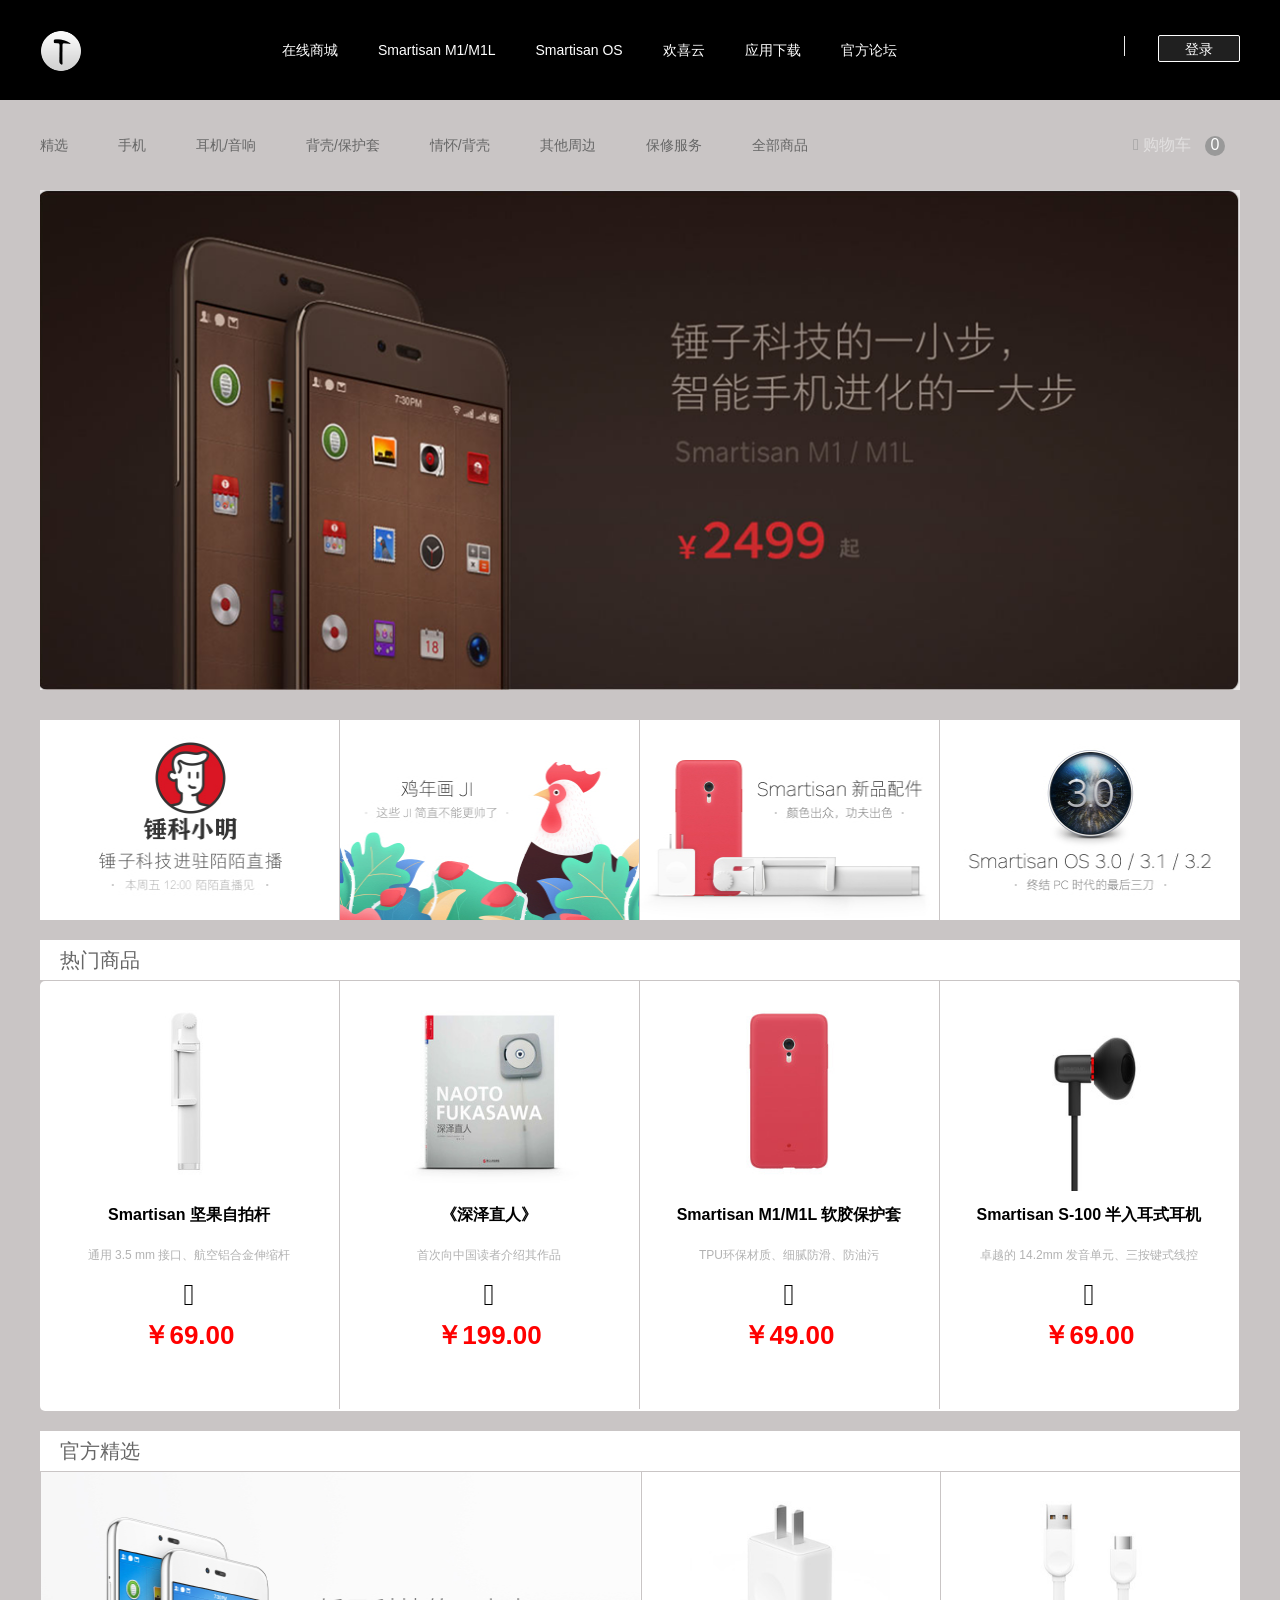
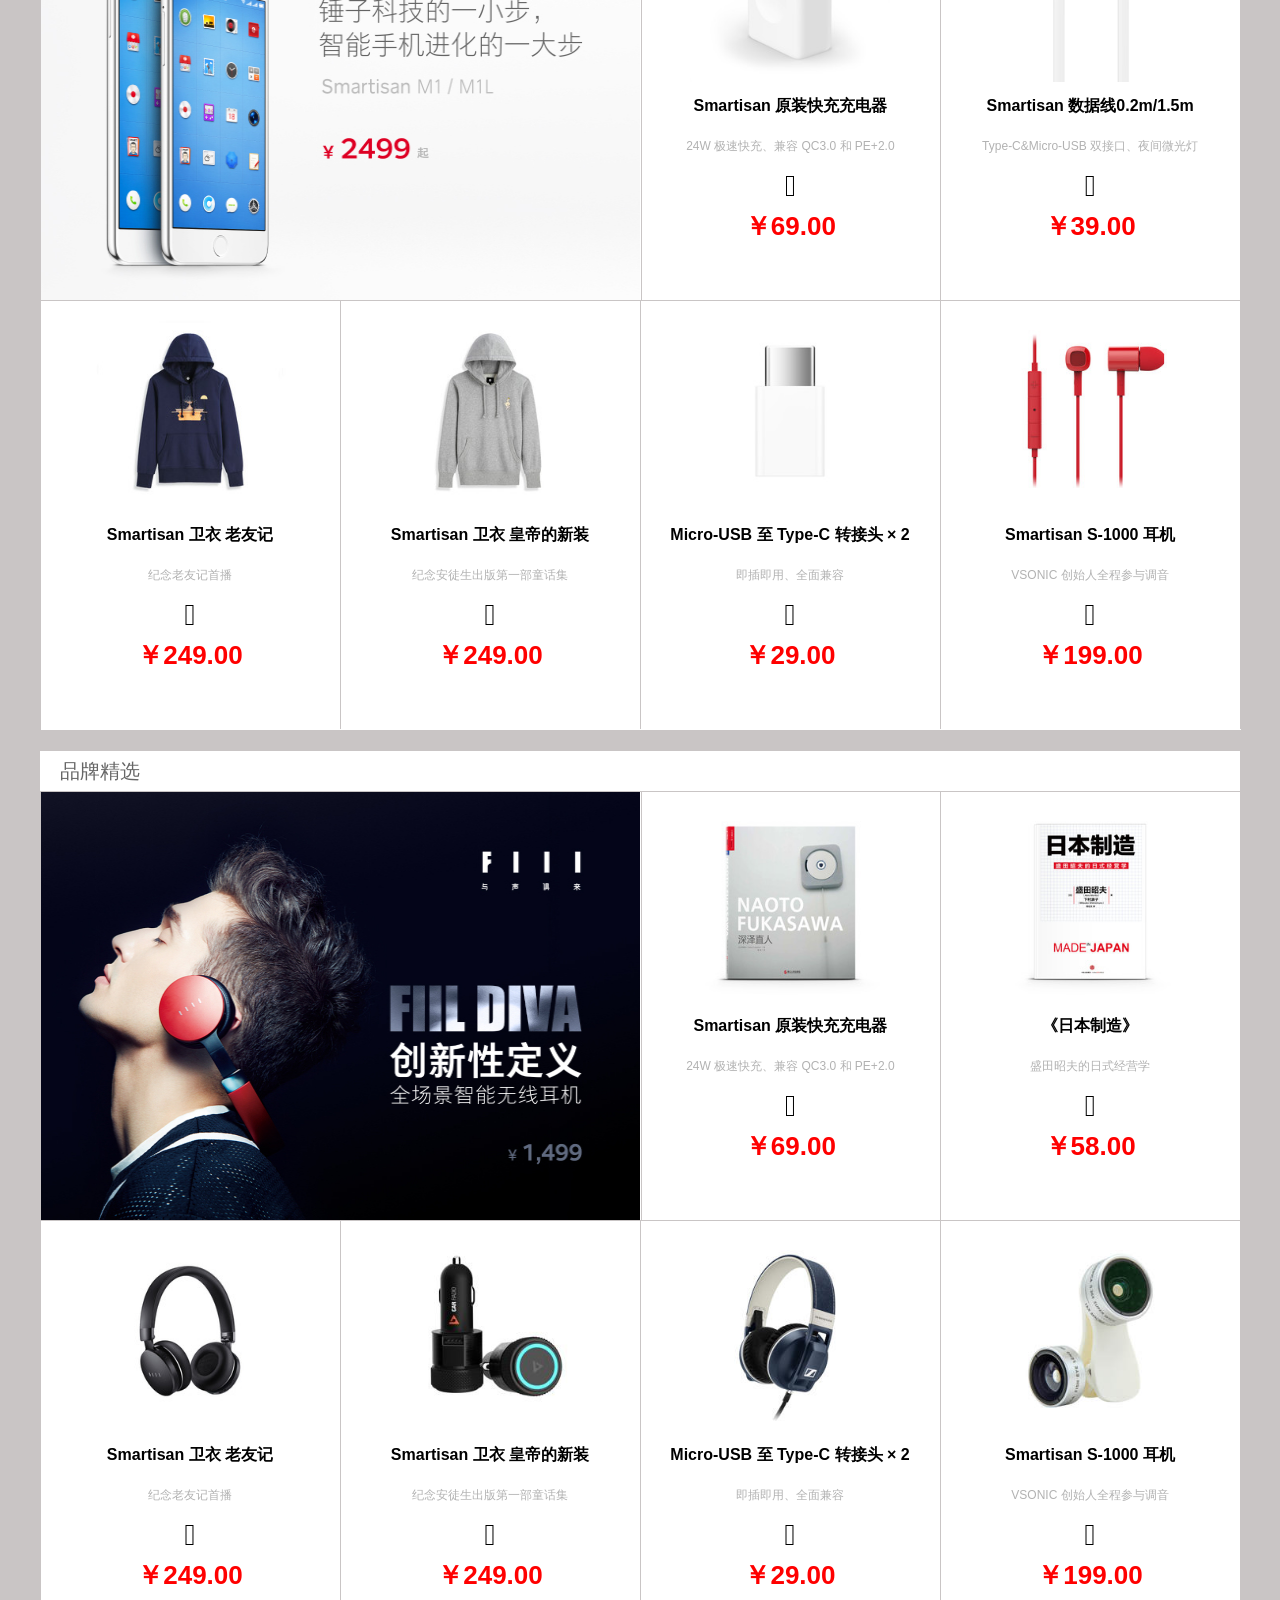
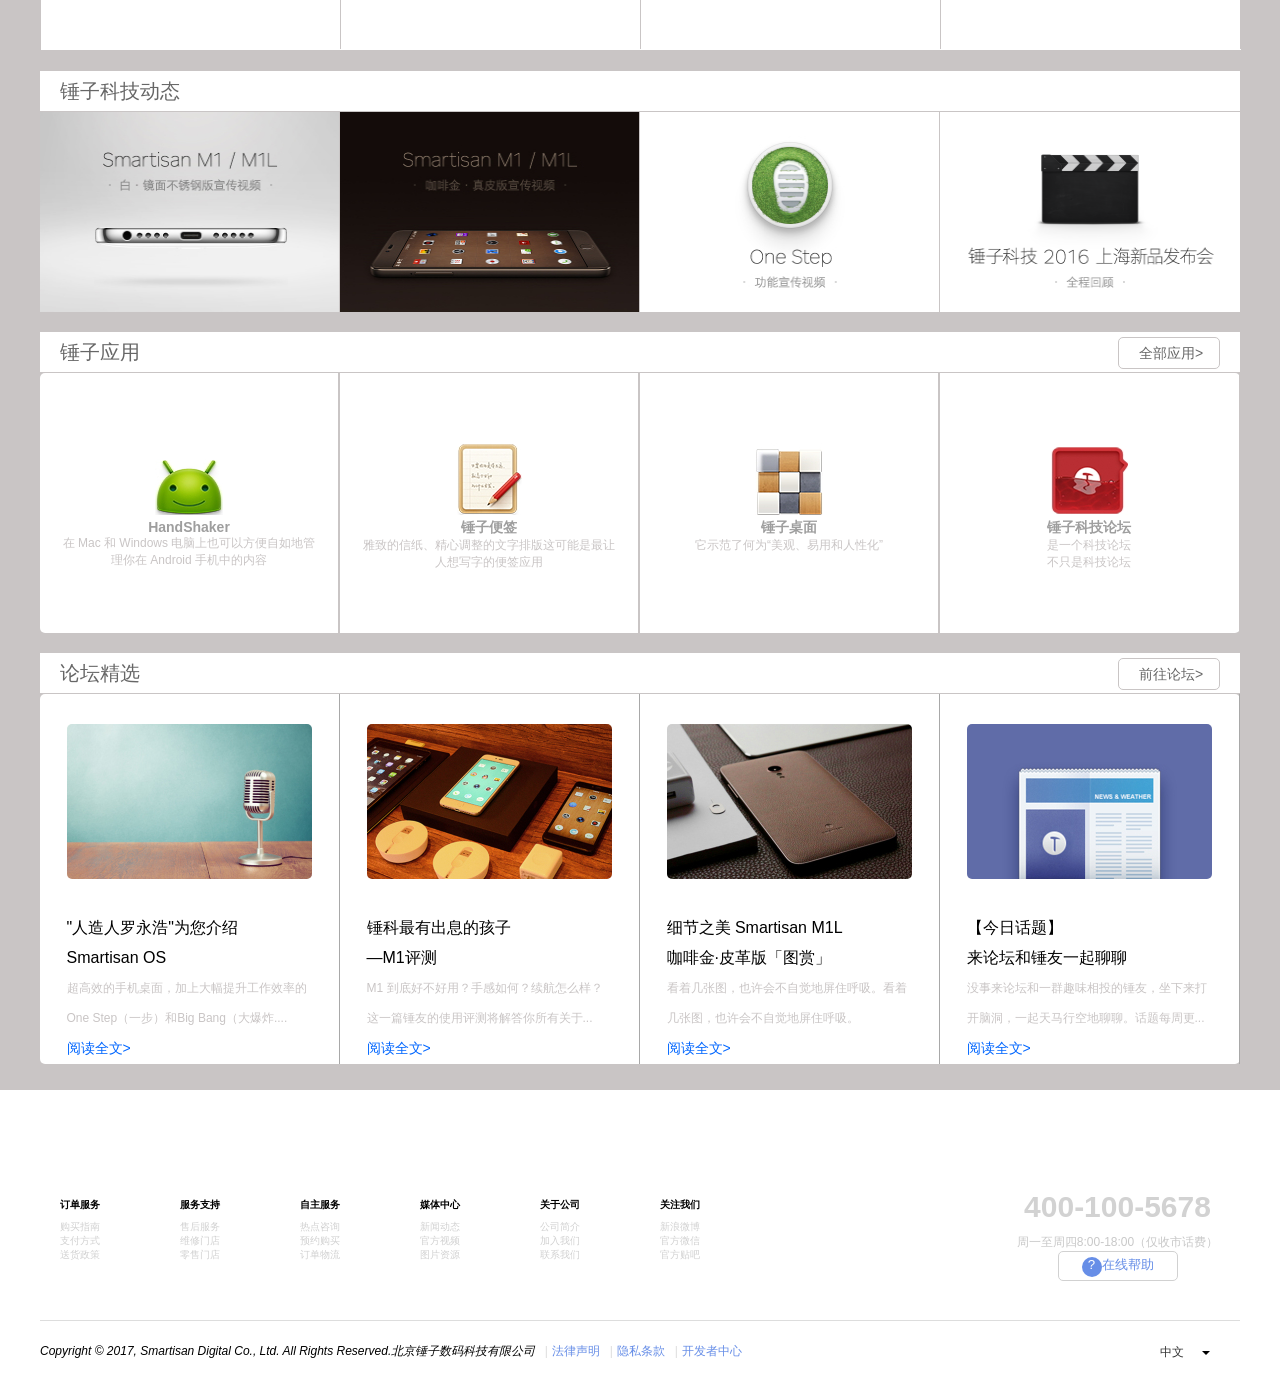
<file: work/chuizi/index.html>
<!DOCTYPE html>
<html lang="en">
<head>
    <meta charset="UTF-8">
    <meta name="viewport" content="width=device-width, initial-scale=1.0">
    <meta http-equiv="X-UA-Compatible" content="ie=edge">
    <title>锤子手机官网</title>
    <link rel="shortcut icon" type="image/x-icon" href="images/favicon.ico" >
    <link rel="stylesheet" href="css/header.css">
    <link rel="stylesheet" href="css/container.css">
    <link rel="stylesheet" href="css/foot.css">
    <link rel="stylesheet" href="http://at.alicdn.com/t/font_800921_edd8rs4nxbh.css">
    <style>
        body{
                background-color: rgb(201, 197, 197);
                font-family: -apple-system,SF UI Text,Arial,PingFang SC,Hiragino Sans GB,Microsoft YaHei,WenQuanYi Micro Hei,sans-serif;
            }
    </style>
</head>
<body>
<!--head-->
    <div class="header">
        <div class="header-nav">
            <div class="logo">
                <img src="images/logo.gif" alt="">
            </div>
            <ul class="row nav-ul">
                <li>
                    <a href="#">在线商城</a>
                </li>
                <li>
                    <a href="#">Smartisan M1/M1L</a>
                </li>
                <li>
                    <a href="#">Smartisan OS</a>
                </li>
                <li>
                    <a href="#">欢喜云</a>
                </li>
                <li>
                    <a href="#">应用下载</a>
                </li>
                <li>
                    <a href="#">官方论坛</a>
                </li>
            </ul>
            <div class="login">
                <a href="#">登录</a>
            </div>
        </div>
    </div>
<!--head-->
<!--container-->
    <div class="container">
        <ul class="container-nav">
            <li>
                <a href="#">精选</a>
            </li>
            <li>
                <a href="#">手机</a>
            </li>
            <li>
                <a href="#">耳机/音响</a>
            </li>
            <li>
                <a href="#">背壳/保护套</a>
            </li>
            <li>
                <a href="#">情怀/背壳</a>
            </li>
            <li>
                <a href="#">其他周边</a>
            </li>
            <li>
                <a href="#">保修服务</a>
            </li>
            <li>
                <a href="#">全部商品</a>
            </li>
        </ul>
        <div class="shopping">
            <div class="ico">
                <i class="iconfont">&#xe601;</i>
                <span>购物车</span>
            </div>
            <div class="goods">
                <a href="#">0</a>
            </div>
            <div class="shopping-cart">
                <img src="images/spcart1.png" alt="">
                <a href="#">购物车为空</a>
                <a href="#">您还没有给购物车添加任何东西</a>
            </div>
        </div>
        <div class="banner">
            <img src="images/index_03.png" alt="">
        </div>
        <div class="theme-img">
            <div>
                <img src="images/4-1.jpg" alt="">
                <a href="#"></a>
            </div>
            <div>
                <img src="images/4-2.jpg" alt="">
                <a href="#"></a>
            </div>
            <div>
                <img src="images/4-3.jpg" alt="">
                <a href="#"></a>
            </div>
            <div>
                <img src="images/4-4.jpg" alt="">
                <a href="#"></a>
            </div>
        </div>
    
        <!--0-->
        <div class="hot">
            <a href="#">热门商品</a>
        </div>
        <div class="hot-theme">
            <div class="hot-theme-box">
                <img src="images/5-1.jpg" alt="">
                <div class="detailed">
                    <h4>Smartisan 坚果自拍杆</h4>
                    <p>通用 3.5 mm 接口、航空铝合金伸缩杆</p>
                    <i class="iconfont">&#xe61c;</i>
                    <h3>￥69.00</h3>
                    <div class="see">
                        <a href="#" class="see-one">查看详情</a>
                        <a href="#" class="see-two">加入购物车</a>
                    </div>
                </div>
            </div>
            <div class="hot-theme-box">
                <img src="images/5-2.jpg" alt="">
                <div class="detailed">
                    <h4>《深泽直人》</h4>
                    <p>首次向中国读者介绍其作品</p>
                    <i class="iconfont">&#xe61c;</i>
                    <h3>￥199.00</h3>
                    <div class="see">
                        <a href="#" class="see-one">查看详情</a>
                        <a href="#" class="see-two">加入购物车</a>
                    </div>
                </div>
            </div>
            <div class="hot-theme-box">
                <img src="images/5-3.jpg" alt="">
                <div class="detailed">
                    <h4>Smartisan M1/M1L 软胶保护套</h4>
                    <p>TPU环保材质、细腻防滑、防油污</p>
                    <i class="iconfont">&#xe61c;</i>
                    <h3>￥49.00</h3>
                    <div class="see">
                        <a href="#" class="see-one">查看详情</a>
                        <a href="#" class="see-two">加入购物车</a>
                    </div>
                </div>
            </div>
            <div class="hot-theme-box">
                <img src="images/5-4.jpg" alt="">
                <div class="detailed">
                    <h4>Smartisan S-100 半入耳式耳机</h4>
                    <p>卓越的 14.2mm 发音单元、三按键式线控</p>
                    <i class="iconfont">&#xe61c;</i>
                    <h3>￥69.00</h3>
                    <div class="see">
                        <a href="#" class="see-one">查看详情</a>
                        <a href="#" class="see-two">加入购物车</a>
                    </div>
                </div>
            </div>
        </div>
    
        <!--1-->
        <div class="selected">
            <a href="#">官方精选</a>
        </div>
        <div class="selected-theme">
            <div class="exhibition">
                <div class="one">
                    <img src="images/6-1.jpg" alt="">
                </div>
                <div class="hot-theme-box">
                    <img src="images/6-2.jpg" alt="">
                    <div class="detailed">
                        <h4>Smartisan 原装快充充电器</h4>
                        <p>24W 极速快充、兼容 QC3.0 和 PE+2.0</p>
                        <i class="iconfont">&#xe61c;</i>
                        <h3>￥69.00</h3>
                        <div class="see">
                            <a href="#" class="see-one">查看详情</a>
                            <a href="#" class="see-two">加入购物车</a>
                        </div>
                    </div>
                </div>
                <div class="hot-theme-box">
                    <img src="images/6-3.jpg" alt="">
                    <div class="detailed">
                        <h4>Smartisan 数据线0.2m/1.5m</h4>
                        <p>Type-C&Micro-USB 双接口、夜间微光灯</p>
                        <i class="iconfont">&#xe61c;</i>
                        <h3>￥39.00</h3>
                        <div class="see">
                            <a href="#" class="see-one">查看详情</a>
                            <a href="#" class="see-two">加入购物车</a>
                        </div>
                    </div>
                </div>
            </div>
            <div class="exhibition-one">
                <div class="hot-theme-box">
                    <img src="images/6-4.jpg" alt="">
                    <div class="detailed">
                        <h4>Smartisan 卫衣 老友记</h4>
                        <p>纪念老友记首播</p>
                        <i class="iconfont">&#xe61c;</i>
                        <h3>￥249.00</h3>
                        <div class="see">
                            <a href="#" class="see-one">查看详情</a>
                            <a href="#" class="see-two">加入购物车</a>
                        </div>
                    </div>
                </div>
                <div class="hot-theme-box">
                    <img src="images/6-5.jpg" alt="">
                    <div class="detailed">
                        <h4>Smartisan 卫衣 皇帝的新装</h4>
                        <p>纪念安徒生出版第一部童话集</p>
                        <i class="iconfont">&#xe61c;</i>
                        <h3>￥249.00</h3>
                        <div class="see">
                            <a href="#" class="see-one">查看详情</a>
                            <a href="#" class="see-two">加入购物车</a>
                        </div>
                    </div>
                </div>
                <div class="hot-theme-box">
                    <img src="images/6-7.jpg" alt="">
                    <div class="detailed">
                        <h4>Micro-USB 至 Type-C 转接头 × 2</h4>
                        <p>即插即用、全面兼容</p>
                        <i class="iconfont">&#xe61c;</i>
                        <h3>￥29.00</h3>
                        <div class="see">
                            <a href="#" class="see-one">查看详情</a>
                            <a href="#" class="see-two">加入购物车</a>
                        </div>
                    </div>
                </div>
                <div class="hot-theme-box">
                    <img src="images/6-6.jpg" alt="">
                    <div class="detailed">
                        <h4>Smartisan S-1000 耳机</h4>
                        <p>VSONIC 创始人全程参与调音</p>
                        <i class="iconfont">&#xe61c;</i>
                        <h3>￥199.00</h3>
                        <div class="see">
                            <a href="#" class="see-one">查看详情</a>
                            <a href="#" class="see-two">加入购物车</a>
                        </div>
                    </div>
                </div>
            </div>
        </div>
    
        <!--2-->
        <div class="selected">
            <a href="#">品牌精选</a>
        </div>
        <div class="selected-theme">
            <div class="exhibition">
                <div class="one">
                    <img src="images/7-1.jpg" alt="">
                </div>
                <div class="hot-theme-box">
                    <img src="images/5-2.jpg" alt="">
                    <div class="detailed">
                        <h4>Smartisan 原装快充充电器</h4>
                        <p>24W 极速快充、兼容 QC3.0 和 PE+2.0</p>
                        <i class="iconfont">&#xe61c;</i>
                        <h3>￥69.00</h3>
                        <div class="see">
                            <a href="#" class="see-one">查看详情</a>
                            <a href="#" class="see-two">加入购物车</a>
                        </div>
                    </div>
                </div>
                <div class="hot-theme-box">
                    <img src="images/7-3.jpg" alt="">
                    <div class="detailed">
                        <h4>《日本制造》</h4>
                        <p>盛田昭夫的日式经营学</p>
                        <i class="iconfont">&#xe61c;</i>
                        <h3>￥58.00</h3>
                        <div class="see">
                            <a href="#" class="see-one">查看详情</a>
                            <a href="#" class="see-two">加入购物车</a>
                        </div>
                    </div>
                </div>
            </div>
            <div class="exhibition-one">
                <div class="hot-theme-box">
                    <img src="images/7-4.jpg" alt="">
                    <div class="detailed">
                        <h4>Smartisan 卫衣 老友记</h4>
                        <p>纪念老友记首播</p>
                        <i class="iconfont">&#xe61c;</i>
                        <h3>￥249.00</h3>
                        <div class="see">
                            <a href="#" class="see-one">查看详情</a>
                            <a href="#" class="see-two">加入购物车</a>
                        </div>
                    </div>
                </div>
                <div class="hot-theme-box">
                    <img src="images/7-5.jpg" alt="">
                    <div class="detailed">
                        <h4>Smartisan 卫衣 皇帝的新装</h4>
                        <p>纪念安徒生出版第一部童话集</p>
                        <i class="iconfont">&#xe61c;</i>
                        <h3>￥249.00</h3>
                        <div class="see">
                            <a href="#" class="see-one">查看详情</a>
                            <a href="#" class="see-two">加入购物车</a>
                        </div>
                    </div>
                </div>
                <div class="hot-theme-box">
                    <img src="images/7-6.jpg" alt="">
                    <div class="detailed">
                        <h4>Micro-USB 至 Type-C 转接头 × 2</h4>
                        <p>即插即用、全面兼容</p>
                        <i class="iconfont">&#xe61c;</i>
                        <h3>￥29.00</h3>
                        <div class="see">
                            <a href="#" class="see-one">查看详情</a>
                            <a href="#" class="see-two">加入购物车</a>
                        </div>
                    </div>
                </div>
                <div class="hot-theme-box">
                    <img src="images/7-7.jpg" alt="">
                    <div class="detailed">
                        <h4>Smartisan S-1000 耳机</h4>
                        <p>VSONIC 创始人全程参与调音</p>
                        <i class="iconfont">&#xe61c;</i>
                        <h3>￥199.00</h3>
                        <div class="see">
                            <a href="#" class="see-one">查看详情</a>
                            <a href="#" class="see-two">加入购物车</a>
                        </div>
                    </div>
                    <a href="#" class="shine"></a>
                </div>
            </div>
        </div>
    
        <!--4-->
    
        <div class="selected">
            <a href="#">锤子科技动态</a>
        </div>
        <div class="theme">
            <div>
                <img src="images/8-1.jpg" alt="">
                <a href="#"></a>
            </div>
            <div>
                <img src="images/8-2.jpg" alt="">
                <a href="#"></a>
            </div>
            <div>
                <img src="images/8-3.jpg" alt="">
                <a href="#"></a>
            </div>
            <div>
                <img src="images/8-4.jpg" alt="">
                <a href="#"></a>
            </div>
        </div>
    
        <!--5-->
        <div class="app">
            <a href="#">锤子应用</a>
            <div class="app-whole">
                <a href="#">全部应用></a>
            </div>
        </div>
        <div class="app-theme">
            <div class="app-theme-box">
                <img src="images/9-1.jpg" alt="">
                <div class="app-detailed">
                    <h4>HandShaker</h4>
                    <p>在 Mac 和 Windows 电脑上也可以方便自如地管理你在 Android 手机中的内容</p>
                </div>
                <div class="app-see">
                    <a href="#" class="app-see-one">
                        <img src="images/win.png" alt="">下载windows版安装文件</a>
                    <a href="#" class="app-see-two">
                        <img src="images/apple.png" alt=""> 下载Mac版安装文件</a>
                    <a href="#" class="app-see-three">进一步了解HandShaker ></a>
                </div>
            </div>
            <div class="app-theme-box">
                <img src="images/9-2.jpg" alt="">
                <div class="app-detailed">
                    <h4>锤子便签</h4>
                    <p>雅致的信纸、精心调整的文字排版这可能是最让人想写字的便签应用</p>
                </div>
                <div class="app-see">
                    <img src="images/9-8.jpg" alt="" style="margin-top:30px;">
                    <span class="app-see-four">扫二码下载锤子标签</span>
                    <span class="app-see-three">进一步了解HandShaker ></span>
                </div>
            </div>
            <div class="app-theme-box">
                <img src="images/9-3.jpg" alt="">
                <div class="app-detailed">
                    <h4>锤子桌面</h4>
                    <p>它示范了何为“美观、易用和人性化”</p>
                </div>
                <div class="app-see">
                    <img src="images/9-8.jpg" alt="" style="margin-top:30px;">
                    <span class="app-see-four">扫二码下载锤子标签</span>
                    <span class="app-see-three">进一步了解HandShaker ></span>
                </div>
            </div>
            <div class="app-theme-box">
                <img src="images/9-4.jpg" alt="">
                <div class="app-detailed">
                    <h4>锤子科技论坛</h4>
                    <p>是一个科技论坛
                        <br/> 不只是科技论坛
                    </p>
                </div>
                <div class="app-see">
                    <img src="images/9-8.jpg" alt="" style="margin-top:30px;">
                    <span class="app-see-four">扫二码下载锤子标签</span>
                    <span class="app-see-three">进一步了解HandShaker ></span>
                </div>
            </div>
        </div>
    
        <!--6-->
        <div class="app">
            <a href="#">论坛精选</a>
            <div class="app-whole">
                <a href="#">前往论坛></a>
            </div>
        </div>
        <div class="forum">
            <div class="forum-box">
                <img src="images/10_1.png" alt="">
                <div class="forum-detailed">
                    <h4>"人造人罗永浩"为您介绍
                        <br> Smartisan OS</h4>
                    <p>超高效的手机桌面，加上大幅提升工作效率的 One Step（一步）和Big Bang（大爆炸....</p>
                    <a href="#">阅读全文></a>
                </div>
            </div>
            <div class="forum-box">
                <img src="images/10_2.png" alt="">
                <div class="forum-detailed">
                    <h4>锤科最有出息的孩子
                        <br>—M1评测</h4>
                    <p>M1 到底好不好用？手感如何？续航怎么样？这一篇锤友的使用评测将解答你所有关于...</p>
                    <a href="#">阅读全文></a>
                </div>
            </div>
            <div class="forum-box">
                <img src="images/10-3.jpg" alt="">
                <div class="forum-detailed">
                    <h4>细节之美 Smartisan M1L
                        <br>咖啡金·皮革版「图赏」</h4>
                    <p>看着几张图，也许会不自觉地屏住呼吸。看着几张图，也许会不自觉地屏住呼吸。</p>
                    <a href="#">阅读全文></a>
                </div>
            </div>
            <div class="forum-box">
                <img src="images/10-4.jpg" alt="">
                <div class="forum-detailed">
                    <h4>【今日话题】
                        <br>来论坛和锤友一起聊聊</h4>
                    <p>没事来论坛和一群趣味相投的锤友，坐下来打开脑洞，一起天马行空地聊聊。话题每周更...</p>
                    <a href="#">阅读全文></a>
                </div>
            </div>
        </div>
    </div>
<!--container-->
<!--foot-->
    <div class="foot">
        <div class="footer">
            <div class="footer-bo">
                <div class="help-center">
                    <h4>订单服务</h4>
                    <p>购买指南</p>
                    <p>支付方式</p>
                    <p>送货政策</p>
                </div>
                <div class="help-center">
                    <h4>服务支持</h4>
                    <p>售后服务</p>
                    <p>维修门店</p>
                    <p>零售门店</p>
                </div>
                <div class="help-center">
                    <h4>自主服务</h4>
                    <p>热点咨询</p>
                    <p>预约购买</p>
                    <p>订单物流</p>
                </div>
                <div class="help-center">
                    <h4>媒体中心</h4>
                    <p>新闻动态</p>
                    <p>官方视频</p>
                    <p>图片资源</p>
                </div>
                <div class="help-center">
                    <h4>关于公司</h4>
                    <p>公司简介</p>
                    <p>加入我们</p>
                    <p>联系我们</p>
                </div>
                <div class="help-center">
                    <h4>关注我们</h4>
                    <p>新浪微博</p>
                    <p>官方微信</p>
                    <p>官方贴吧</p>
                </div>
                <div class="online-service">
                    <h4 style="font-size: 30px;color: rgb(210, 210, 210)">400-100-5678</h4>
                    <p>周一至周四8:00-18:00（仅收市话费）</p>
                    <button><span>?</span>在线帮助</button>
                </div>
            </div>
            <div class="copyright">
                <p>
                    <em>Copyright © 2017, Smartisan Digital Co., Ltd. All Rights Reserved.北京锤子数码科技有限公司</em>
                    <span>|</span>
                    <a>法律声明</a>
                    <span>|</span>
                    <a>隐私条款</a>
                    <span>|</span>
                    <a>开发者中心</a>
                </p>
                <div class="language">
                    <div class="ch">
                        <a href="#">中文</a>
                        <span></span>
                    </div>
                    <div class="en">
                        <a href="#">English</a>
                    </div>
                </div>
            </div>
        </div>
    </div>
<!--foot-->
</body>
</html>
</file>
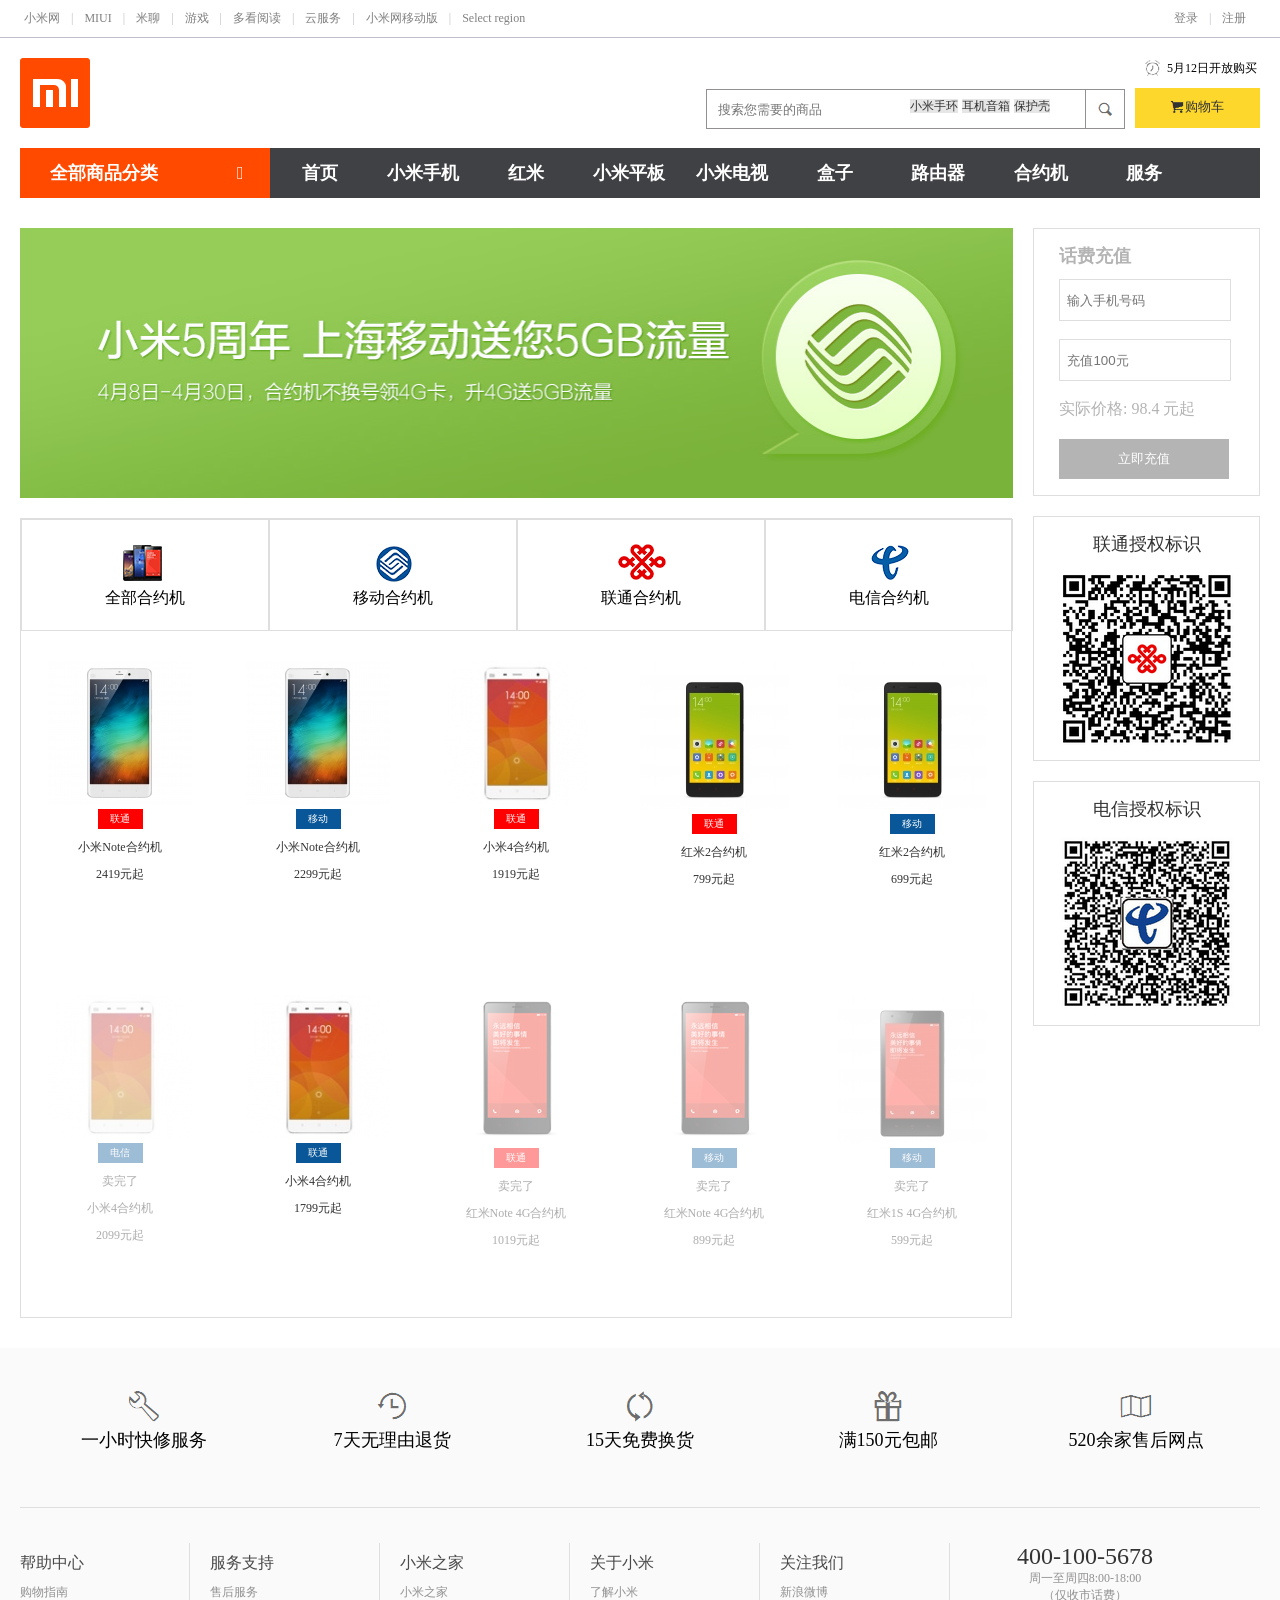
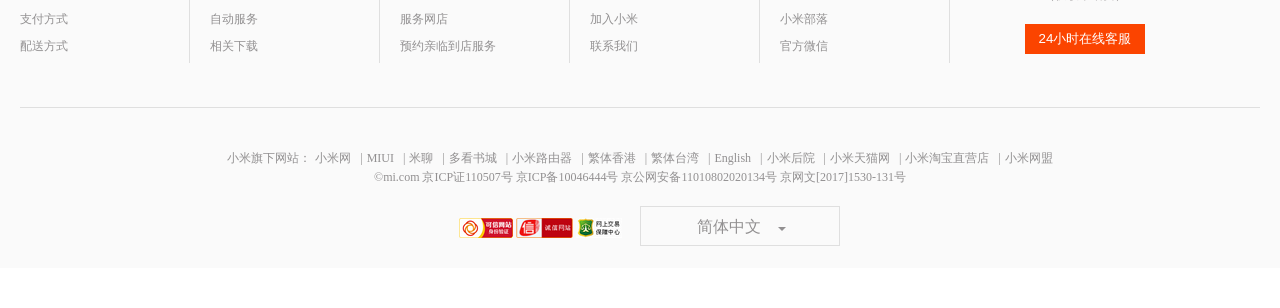
<file: work/heyueji/index.html>
<!DOCTYPE html>
<html lang="en">

<head>
    <meta charset="UTF-8">
    <meta name="viewport" content="width= , initial-scale=1.0">
    <meta http-equiv="X-UA-Compatible" content="ie=edge">
    <title>Document</title>
    <link rel="stylesheet" href="css/header.css">
    <link rel="stylesheet" href="css/container.css">
    <link rel="stylesheet" href="css/foot.css">
</head>

<body>
    <div class="header">
        <div class="header-nav">
            <div class="menu">
                <a href="#">小米网</a>
                <span>|</span>
                <a href="#">MIUI</a>
                <span>|</span>
                <a href="#">米聊</a>
                <span>|</span>
                <a href="#">游戏</a>
                <span>|</span>
                <a href="#">多看阅读</a>
                <span>|</span>
                <a href="#">云服务</a>
                <span>|</span>
                <a href="#">小米网移动版</a>
                <span>|</span>
                <a href="#">Select region</a>
            </div>
            <div class="loginbar">
                <a href="#">登录</a>
                <span>|</span>
                <a href="#">注册</a>
            </div>
        </div>
    </div>
    <div class="subnavigation">
        <div class="logo">
            <img src="images/logo.png" alt="">
        </div>
        <div class="time">
            <p class="date">
                <img src="images/clock.png" alt="">
                <span>5月12日开放购买</span>
            </p>
            <button class="shopcar">
                <img src="images/shopcar.png" alt="">
                <a href="#">购物车</a>
        </div>
        <div class="search">
            <input type="text" placeholder="&nbsp;&nbsp;&nbsp;搜索您需要的商品">
            <button></button>
        </div>
        <div class="hot">
            <a href="#">小米手环</a>
            <a href="#">耳机音箱</a>
            <a href="#">保护壳</a>
        </div>
    </div>
    <div class="submenu">
        <div class="submenu-left">
            <h2>全部商品分类</h2>
            <i class="iconfont">&#xe613;</i>
        </div>
        <div class="submenu-right">
            <h2>首页</h2>
            <h2>小米手机</h2>
            <h2>红米</h2>
            <h2>小米平板</h2>
            <h2>小米电视</h2>
            <h2>盒子</h2>
            <h2>路由器</h2>
            <h2>合约机</h2>
            <h2>服务</h2>
            <h2>社区</h2>
        </div>
    </div>


    <div class="container">
        <div class="container-left">
            <img src="images/mshanghai4.7.jpg" alt="">
            <div class="commodity">
                <div class="commodity-box">
                    <div>
                        <img src="images/icon_01.png" alt="">
                        <p>全部合约机</p>
                    </div>
                    <div>
                        <img src="images/icon_02.png" alt="">
                        <p>移动合约机</p>
                    </div>
                    <div>
                        <img src="images/icon_03.png" alt="">
                        <p>联通合约机</p>
                    </div>
                    <div>
                        <img src="images/icon_04.png" alt="">
                        <p>电信合约机</p>
                    </div>
                </div>
                <div class="comm">
                    <div class="comm-phone">
                        <img src="images/Noteblack!144x149.jpg" alt="">
                        <p style="background: red;">联通</p>
                        <a>小米Note合约机</a>
                        <a>2419元起</a>
                    </div>
                    <div class="comm-phone">
                        <img src="images/Noteblack!144x149.jpg" alt="">
                        <p style="background:#095799;">移动</p>
                        <a>小米Note合约机</a>
                        <a>2299元起</a>
                    </div>
                    <div class="comm-phone">
                        <img src="images/mi4Front!144x149.jpg" alt="">
                        <p style="background: red;">联通</p>
                        <a>小米4合约机</a>
                        <a>1919元起</a>
                    </div>
                    <div class="comm-phone">
                        <img src="images/hm2!149x149.jpg" alt="">
                        <p style="background: red;">联通</p>
                        <a>红米2合约机</a>
                        <a>799元起</a>
                    </div>
                    <div class="comm-phone">
                        <img src="images/hm2!149x149.jpg" alt="">
                        <p style="background:#095799;">移动</p>
                        <a>红米2合约机</a>
                        <a>699元起</a>
                    </div>
                    <div class="comm-phoner">
                            <div class="bg"></div>
                            <img src="images/mi4Front!144x149.jpg" alt="">
                            <p style="background:#095799;">电信</p>
                            <a>卖完了</a>
                            <a>小米4合约机</a>
                            <a>2099元起</a>
                        </div>
                        <div class="comm-phone">
                            <img src="images/mi4Front!144x149.jpg" alt="">
                            <p style="background:#095799;">联通</p>
                            <a>小米4合约机</a>
                            <a>1799元起</a>
                        </div>
                        <div class="comm-phoner">
                            <div class="bg"></div>
                            <img src="images/hmnote.jpg" alt="">
                            <p style="background:red;">联通</p>
                            <a>卖完了</a>
                            <a>红米Note 4G合约机</a>
                            <a>1019元起</a>
                        </div>
                        <div class="comm-phoner">
                            <div class="bg"></div>
                            <img src="images/hmnote.jpg" alt="">
                            <p style="background:#095799;">移动</p>
                            <a>卖完了</a>
                            <a>红米Note 4G合约机</a>
                            <a>899元起</a>
                        </div>
                        <div class="comm-phoner">
                            <div class="bg"></div>
                            <img src="images/miphone07!149x149.jpg" alt="">
                            <p style="background:#095799;">移动</p>
                            <a>卖完了</a>
                            <a>红米1S 4G合约机</a>
                            <a>599元起</a>
                        </div>
                </div>
            </div>
           
        </div>

        <div class="container-right">
            <div class="recharge">
                <h3>话费充值</h3>
                <input type="text" placeholder="&nbsp;&nbsp;输入手机号码" class="recharge-one">
                <input type="text" placeholder="&nbsp;&nbsp;充值100元" class="recharge-two">
                <p>实际价格: 98.4 元起</p>
                <button>立即充值</button>
            </div>
            <div class="link">
                <p>联通授权标识</p>
                <img src="images/liantong.png" alt="">
            </div>
            <div class="link">
                <p>电信授权标识</p>
                <img src="images/dianxin.png" alt="">
            </div>
        </div>
    </div>


    <div class="foot">
        <div class="service">
            <div>
                <img src="images/10.png" alt="">
                <p>一小时快修服务</p>
            </div>
            <div>
                <img src="images/11.png" alt="">
                <p>7天无理由退货</p>
            </div>
            <div>
                <img src="images/12.png" alt="">
                <p>15天免费换货</p>
            </div>
            <div>
                <img src="images/13.png" alt="">
                <p>满150元包邮</p>
            </div>
            <div>
                <img src="images/14.png" alt="">
                <p>520余家售后网点</p>
            </div>
        </div>
        <div class="guild">
            <div class="foot-guild">
                <p class="help">帮助中心</p>
                <p>购物指南</p>
                <p>支付方式</p>
                <p>配送方式</p>
            </div>
            <div class="foot-guild">
                <p class="help">服务支持</p>
                <p>售后服务</p>
                <p>自动服务</p>
                <p>相关下载</p>
            </div>
            <div class="foot-guild">
                <p class="help">小米之家</p>
                <p>小米之家</p>
                <p>服务网店</p>
                <p>预约亲临到店服务</p>
            </div>
            <div class="foot-guild">
                <p class="help">关于小米</p>
                <p>了解小米</p>
                <p>加入小米</p>
                <p>联系我们</p>
            </div>
            <div class="foot-guild">
                <p class="help">关注我们</p>
                <p>新浪微博</p>
                <p>小米部落</p>
                <p>官方微信</p>
            </div>
            <div class="on-line">
                <p class="number">400-100-5678</p>
                <p>周一至周四8:00-18:00</p>
                <p>（仅收市话费）</p>
                <button>24小时在线客服</button>
            </div>
        </div>
        <div class="copyright">
            <p class="partner">
                <a>小米旗下网站：</a>
                <a>小米网</a>
                <span>|</span>
                <a>MIUI</a>
                <span>|</span>
                <a>米聊</a>
                <span>|</span>
                <a>多看书城</a>
                <span>|</span>
                <a>小米路由器</a>
                <span>|</span>
                <a>繁体香港</a>
                <span>|</span>
                <a>繁体台湾</a>
                <span>|</span>
                <a>English</a>
                <span>|</span>
                <a>小米后院</a>
                <span>|</span>
                <a>小米天猫网</a>
                <span>|</span>
                <a>小米淘宝直营店</a>
                <span>|</span>
                <a>小米网盟</a>
            </p>
            <p class="cop">
                <a>©mi.com 京ICP证110507号 京ICP备10046444号 京公网安备11010802020134号 京网文[2017]1530-131号 </a>
            </p>
            <div class="lan">
                <img src="images/16.png" alt="">
                <div class="language">
                    <div class="ch">
                        <a href="#">简体中文</a>
                        <span></span>
                    </div>
                </div>
            </div>
        </div>
    </div>
</body>

</html>
</file>
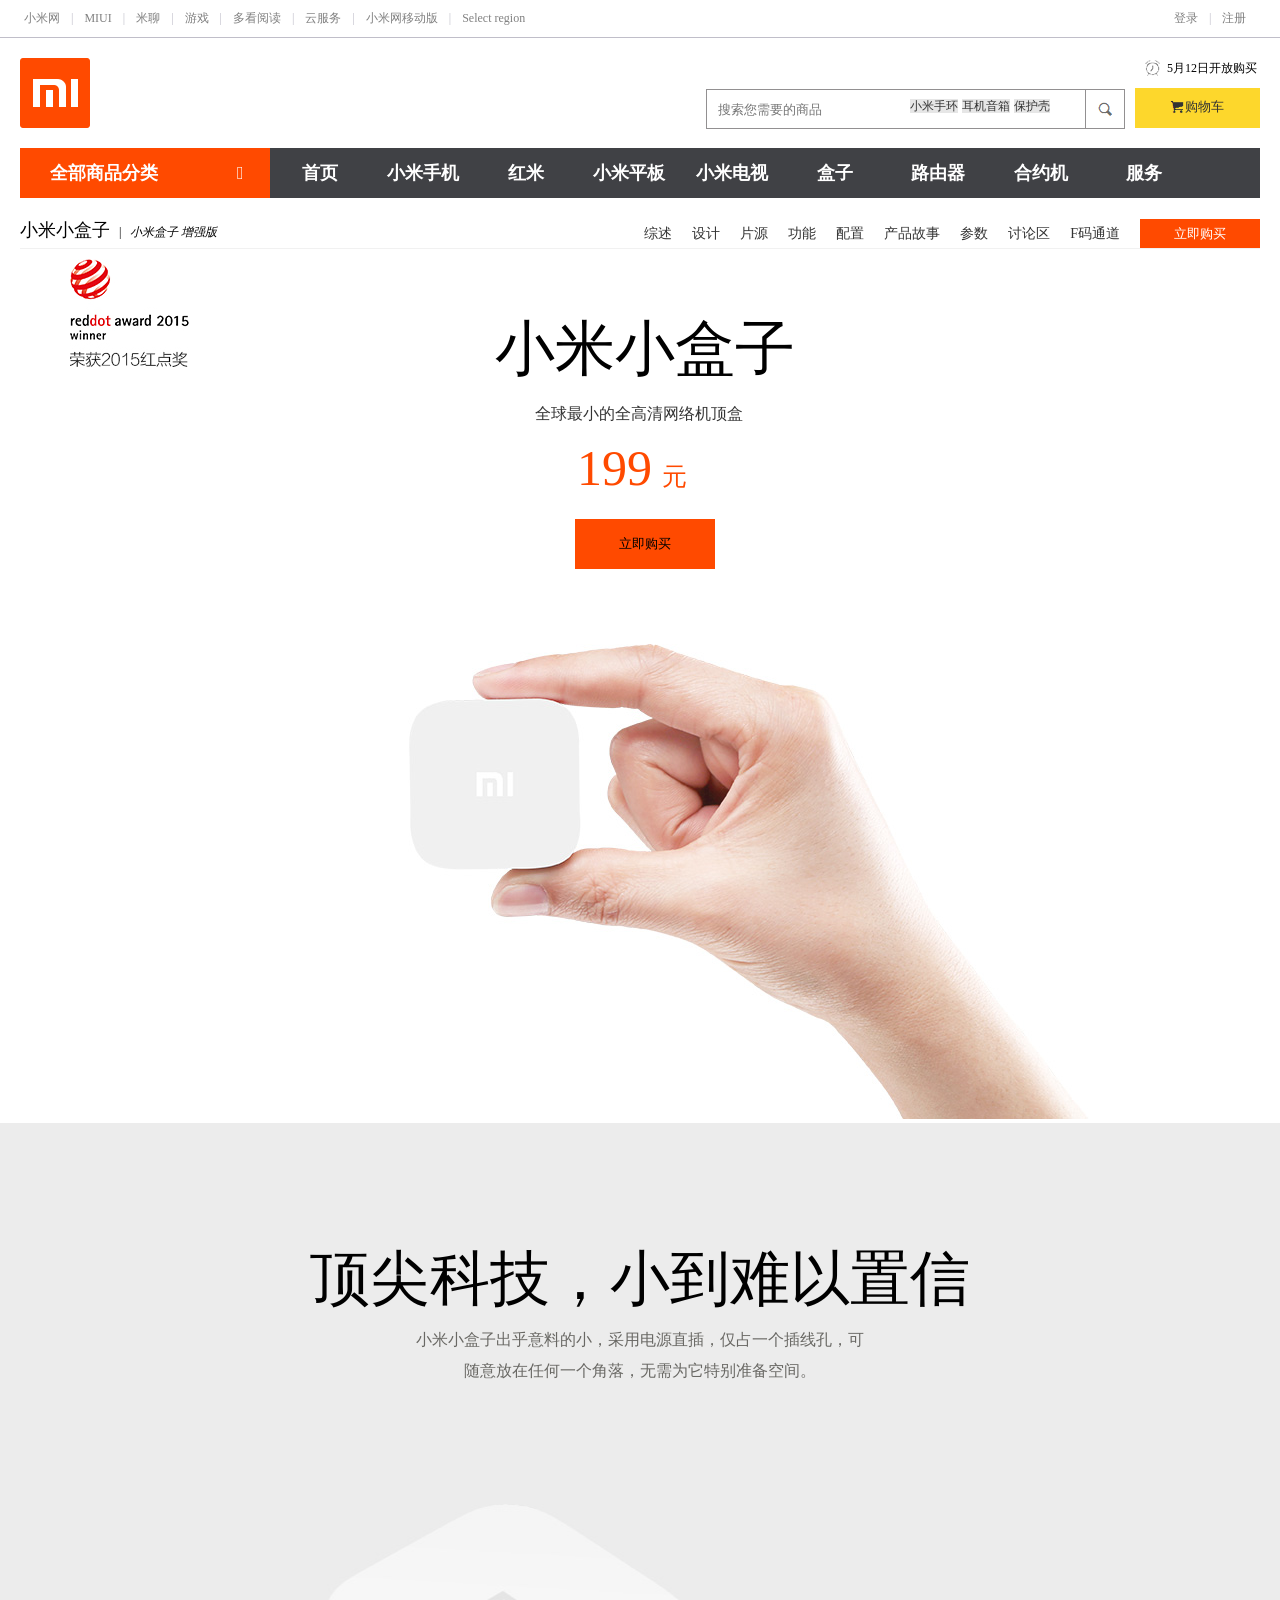
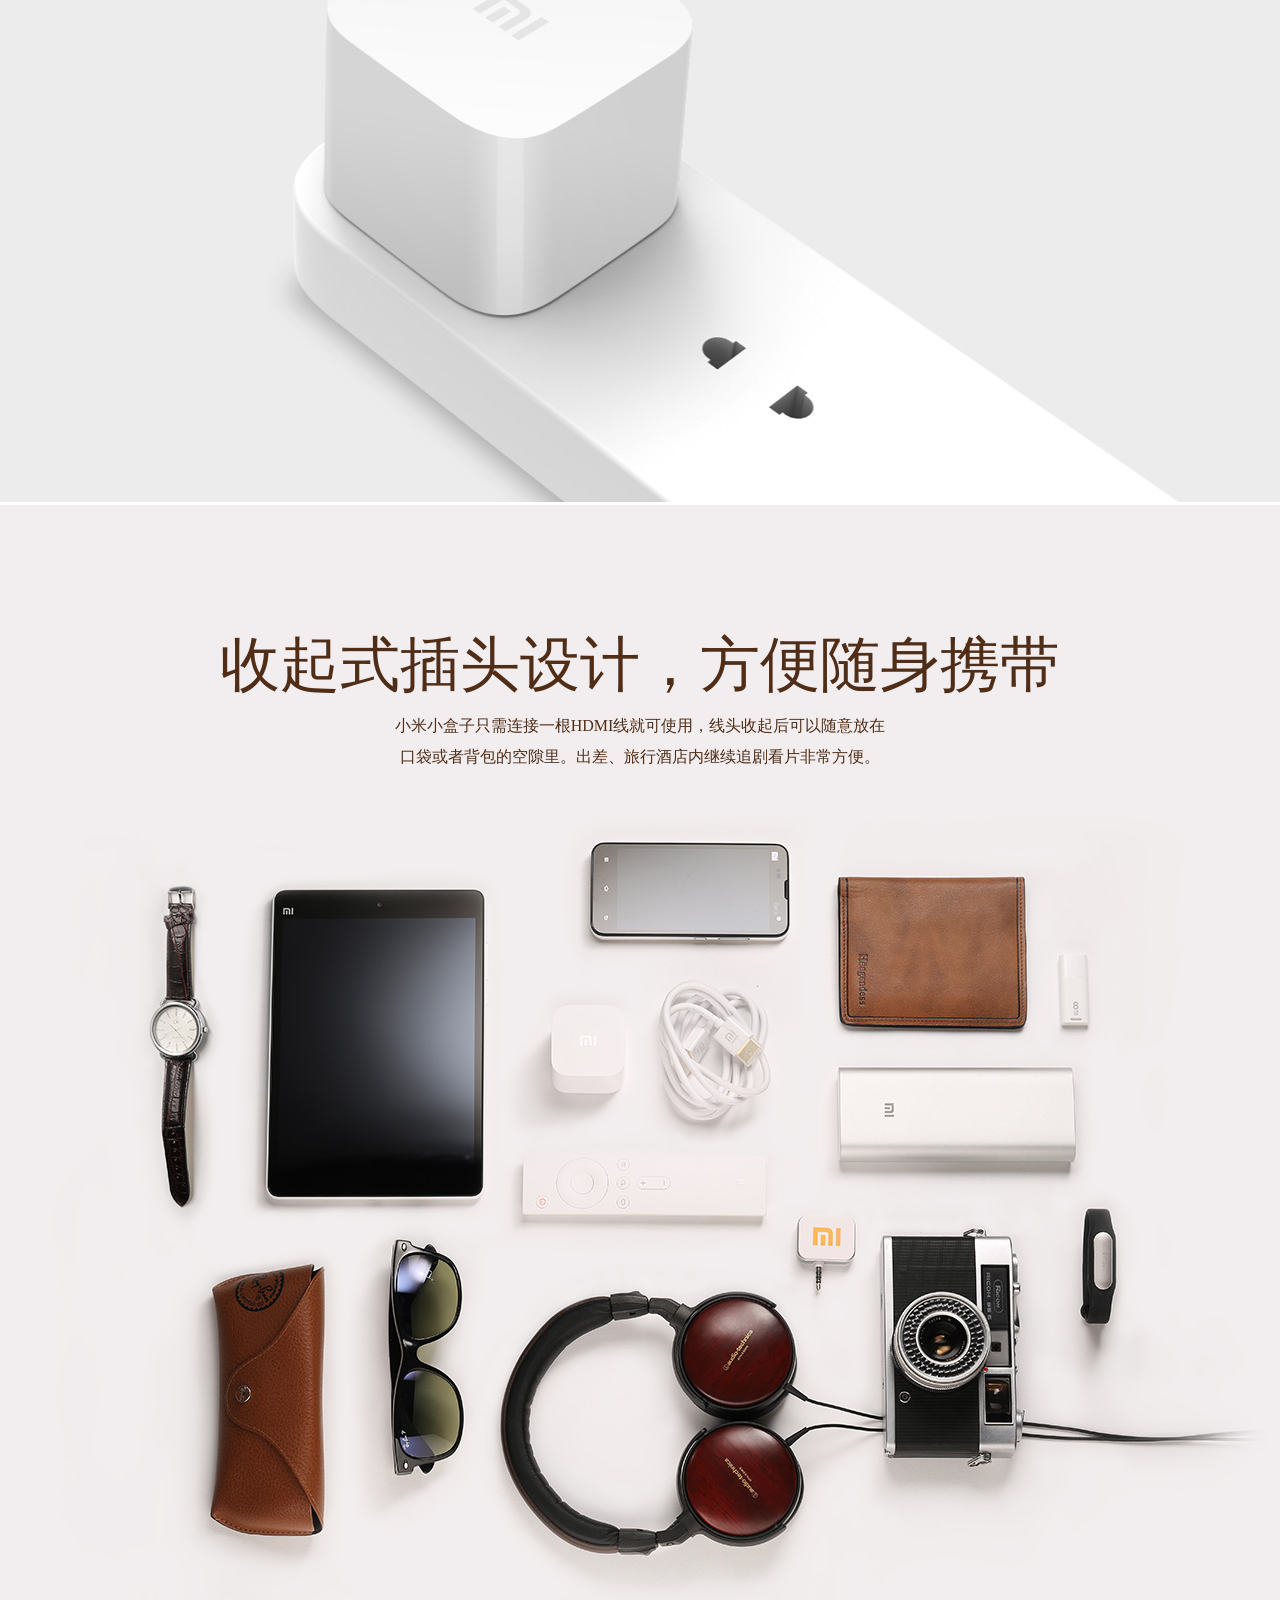
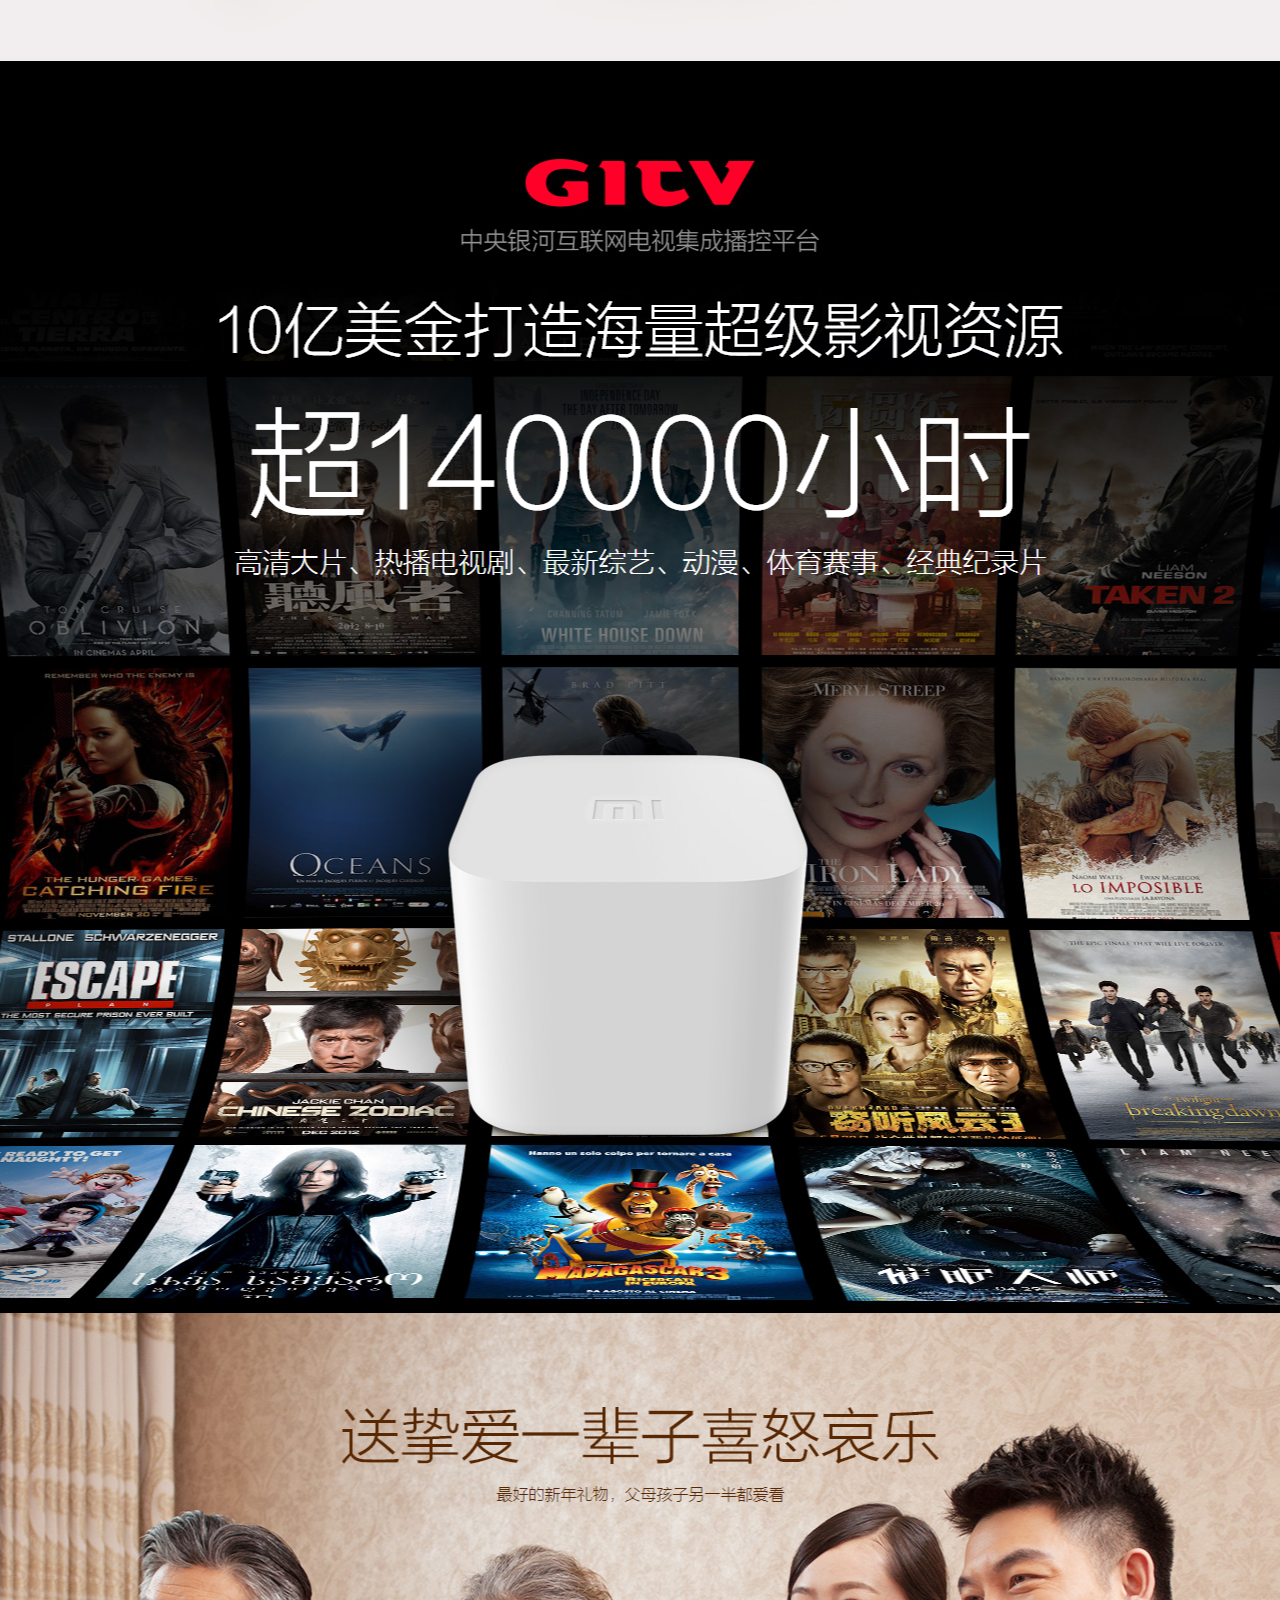
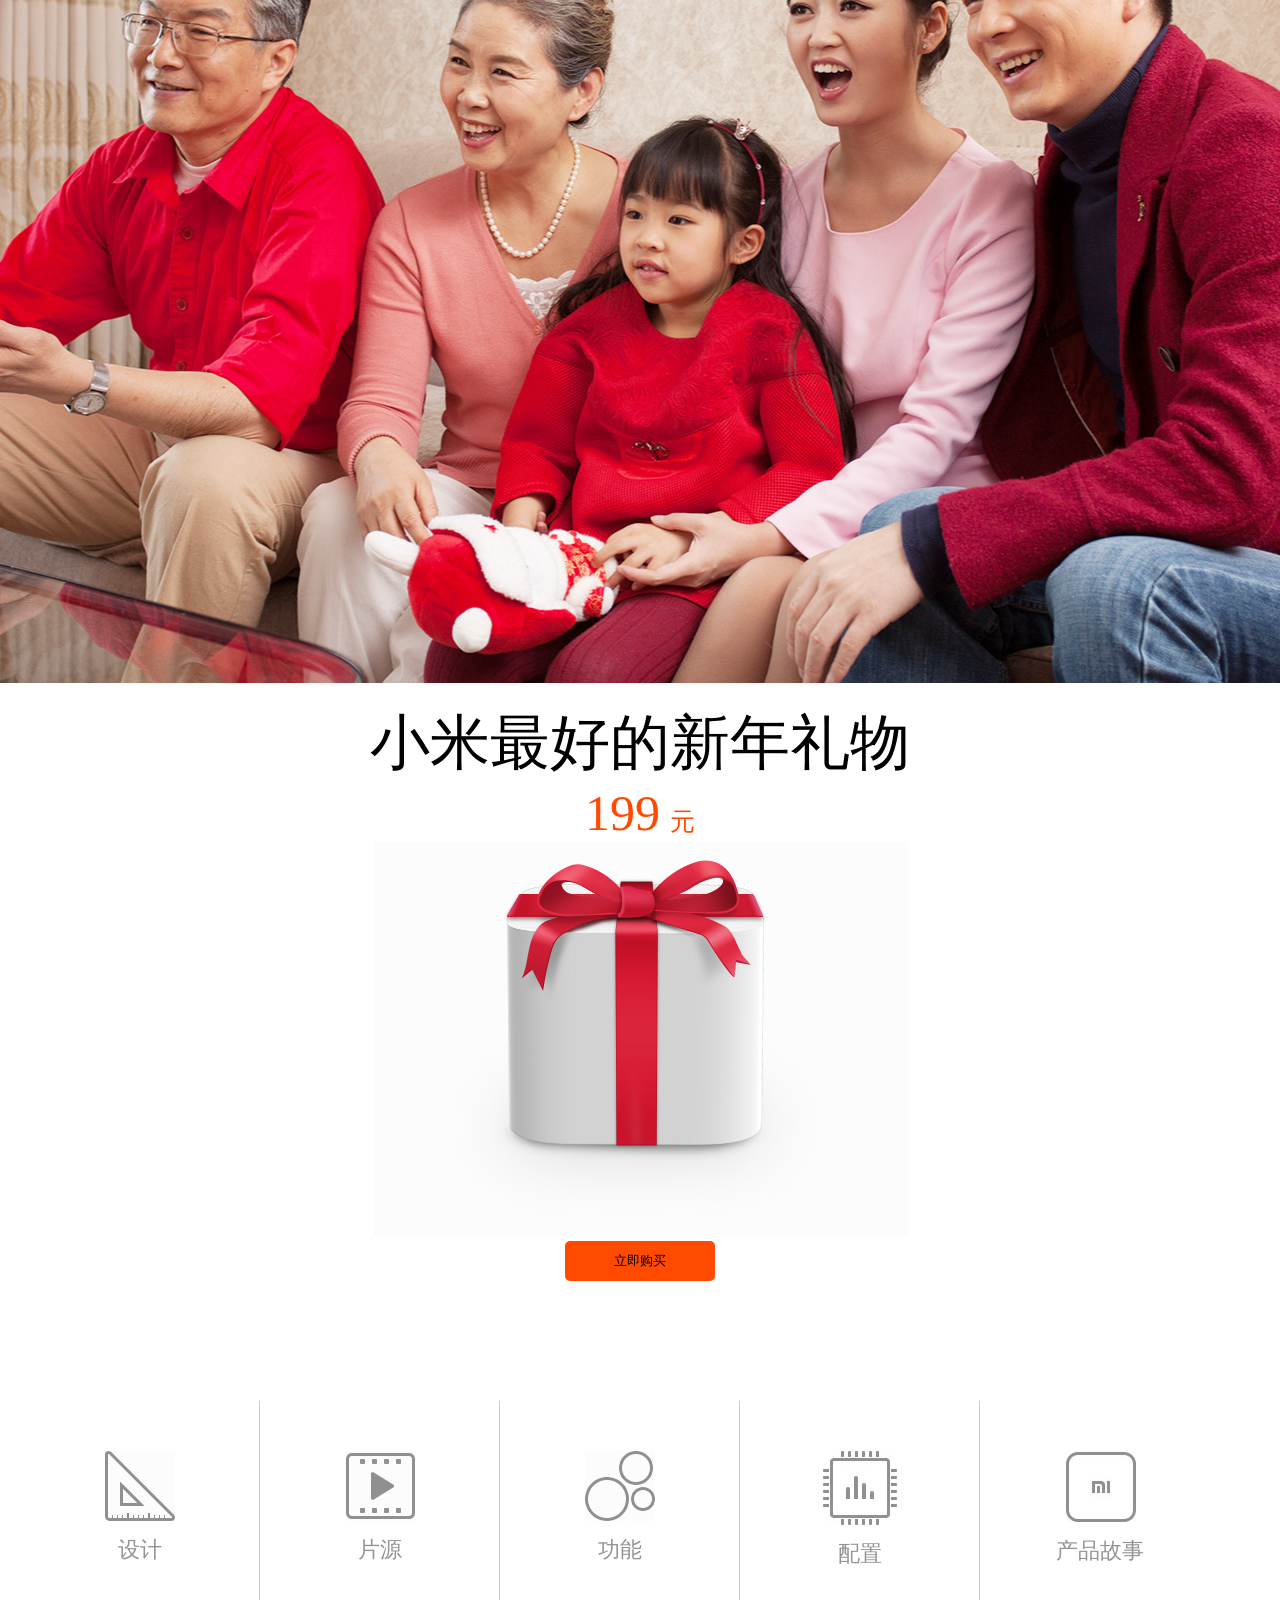
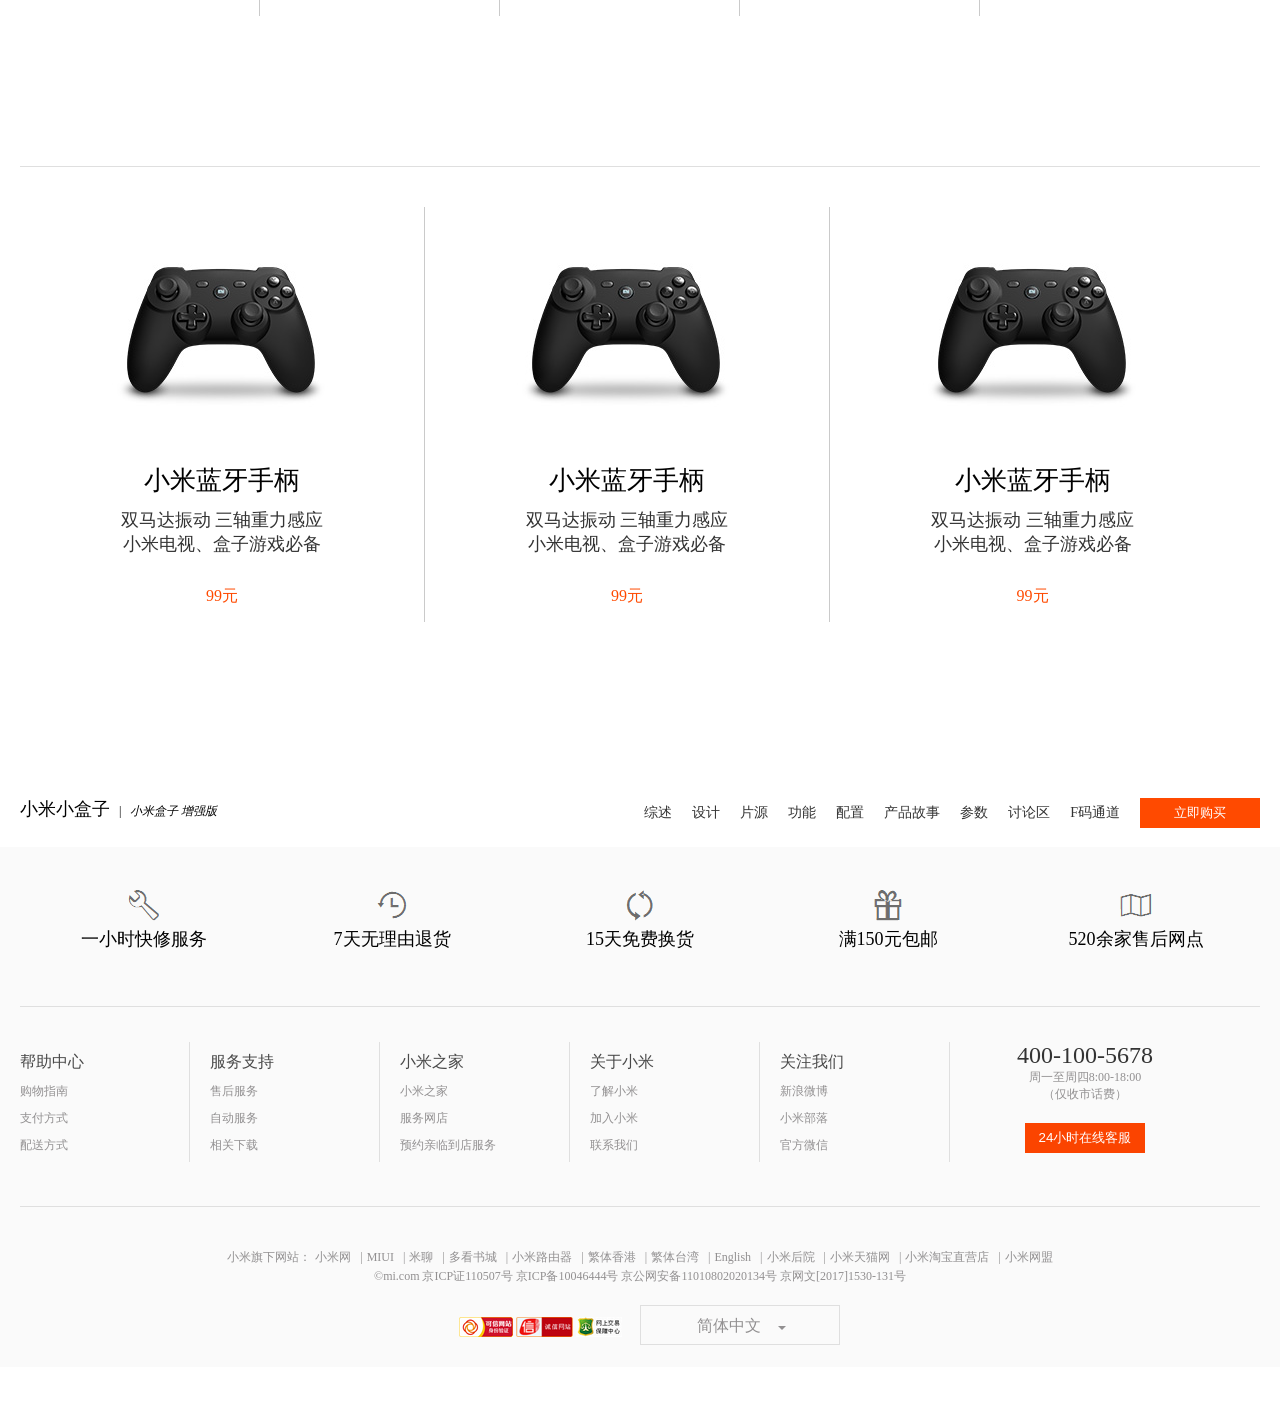
<file: work/hezi/index.html>
<!DOCTYPE html>
<html lang="en">
<head>
    <meta charset="UTF-8">
    <meta name="viewport" content="width=device-width, initial-scale=1.0">
    <meta http-equiv="X-UA-Compatible" content="ie=edge">
    <title>Document</title>
    <link rel="stylesheet" href="css/header.css">
    <link rel="stylesheet" href="css/container.css">
    <link rel="stylesheet" href="css/foot.css">
</head>
<body>
    <div class="header">
            <div class="header-nav">
                <div class="menu">
                    <a href="#">小米网</a>
                    <span>|</span>
                    <a href="#">MIUI</a>
                    <span>|</span>
                    <a href="#">米聊</a>
                    <span>|</span>
                    <a href="#">游戏</a>
                    <span>|</span>
                    <a href="#">多看阅读</a>
                    <span>|</span>
                    <a href="#">云服务</a>
                    <span>|</span>
                    <a href="#">小米网移动版</a>
                    <span>|</span>
                    <a href="#">Select region</a>
                </div>
                <div class="loginbar">
                    <a href="#">登录</a>
                    <span>|</span>
                    <a href="#">注册</a>
                </div>
            </div>
    </div>
    <div class="subnavigation">
            <div class="logo">
                <img src="images/logo.png" alt="">
            </div>
            <div class="time">
                <p class="date">
                    <img src="images/clock.png" alt="">
                    <span>5月12日开放购买</span>
                </p>
                <button class="shopcar">
                    <img src="images/shopcar.png" alt="">
                    <a href="#">购物车</a>
            </div>
            <div class="search">
                <input type="text" placeholder="&nbsp;&nbsp;&nbsp;搜索您需要的商品">
                <button></button>
            </div>
            <div class="hot">
                <a href="#">小米手环</a>
                <a href="#">耳机音箱</a>
                <a href="#">保护壳</a>
            </div>
    </div>
    <div class="submenu">
        <div class="submenu-left">
            <h2>全部商品分类</h2>
            <i class="iconfont">&#xe613;</i>
        </div>
        <div class="submenu-right">
            <h2>首页</h2>
            <h2>小米手机</h2>
            <h2>红米</h2>
            <h2>小米平板</h2>
            <h2>小米电视</h2>
            <h2>盒子</h2>
            <h2>路由器</h2>
            <h2>合约机</h2>
            <h2>服务</h2>
            <h2>社区</h2>
        </div>
    </div>

    <div class="container">
        <div class="subtitle">
            <div class="subtitle-left">
                <a>小米小盒子</a>
                <span>|</span>
                <em>小米盒子 增强版</em>
            </div>
            <div class="subtitle-right">
                <ul class="subtitle-ul">
                    <li><a href="#">综述</a></li>
                    <li><a href="#">设计</a></li>
                    <li><a href="#">片源</a></li>
                    <li><a href="#">功能</a></li>
                    <li><a href="#">配置</a></li>
                    <li><a href="#">产品故事</a></li>
                    <li><a href="#">参数</a></li>
                    <li><a href="#">讨论区</a></li>
                    <li><a href="#">F码通道</a></li>
                    <li><button>立即购买</button></li>
                </ul>
            </div>
        </div>
        <div class="prize">
            <p><img src="images/reddot.jpg" alt=""></p>
            <p class="p-one">小米小盒子</p>
            <p class="p-two">全球最小的全高清网络机顶盒</p>
            <p class="p-three"><a>199</a><span>元</span></p>
            <button>立即购买</button>
        </div>
        <div class="finger"></div>
        <div class="socket">
            <p class="socket-one">顶尖科技，小到难以置信</p>
            <p class="socket-two">小米小盒子出乎意料的小，采用电源直插，仅占一个插线孔，可</p>
            <p class="socket-two">随意放在任何一个角落，无需为它特别准备空间。</p>
        </div>
        <div class="socketer">
            <p class="socketer-one">收起式插头设计，方便随身携带</p>
            <p class="socketer-two">小米小盒子只需连接一根HDMI线就可使用，线头收起后可以随意放在</p>
            <p class="socketer-two">口袋或者背包的空隙里。出差、旅行酒店内继续追剧看片非常方便。</p>
        </div>
        <div class="datu"></div>
        <div class="jiating"></div>
        <div class="gift">
            <p class="gift-one">小米最好的新年礼物</p>
            <p class="gift-two"><a>199</a><span>元</span></p>
            <img src="images/hz-28.jpg" alt="">
            <button>立即购买</button>
        </div>
        <div class="hzs">
            <div>
                <img src="images/hzs-10.jpg" alt="">
                <p>设计</p>
            </div>
            <div>
                <img src="images/hzs-11.jpg" alt="">
                <p>片源</p>
            </div>
            <div>
                <img src="images/hzs-12.jpg" alt="">
                <p>功能</p>
            </div>
            <div>
                <img src="images/hz-13.jpg" alt="">
                <p>配置</p>
            </div>
            <div>
                <img src="images/gongyi.png" alt="">
                <p>产品故事</p>
            </div>
        </div>
        <div class="goods-box">
            <div class="goods">
                <div>
                    <img src="images/shoubing.jpg" alt="">
                    <p>小米蓝牙手柄</p>
                    <a>双马达振动 三轴重力感应</a>
                    <a style="margin-bottom: 30px;">小米电视、盒子游戏必备</a>
                    <span>99元</span>
                </div>
                <div>
                    <img src="images/shoubing.jpg" alt="">
                    <p>小米蓝牙手柄</p>
                    <a>双马达振动 三轴重力感应</a>
                    <a style="margin-bottom: 30px;">小米电视、盒子游戏必备</a>
                    <span>99元</span>
                </div>
                <div>
                    <img src="images/shoubing.jpg" alt="">
                    <p>小米蓝牙手柄</p>
                    <a>双马达振动 三轴重力感应</a>
                    <a style="margin-bottom: 30px;">小米电视、盒子游戏必备</a>
                    <span>99元</span>
                </div>
            </div>
        </div>
      
        <div class="subtitle">
                <div class="subtitle-left">
                    <a>小米小盒子</a>
                    <span>|</span>
                    <em>小米盒子 增强版</em>
                </div>
                <div class="subtitle-right">
                    <ul class="subtitle-ul">
                        <li><a href="#">综述</a></li>
                        <li><a href="#">设计</a></li>
                        <li><a href="#">片源</a></li>
                        <li><a href="#">功能</a></li>
                        <li><a href="#">配置</a></li>
                        <li><a href="#">产品故事</a></li>
                        <li><a href="#">参数</a></li>
                        <li><a href="#">讨论区</a></li>
                        <li><a href="#">F码通道</a></li>
                        <li><button>立即购买</button></li>
                    </ul>
                </div>
            </div>
    </div>







    <div class="foot">
        <div class="service">
            <div>
                <img src="images/10.png" alt="">
                <p>一小时快修服务</p>
            </div>
            <div>
                <img src="images/11.png" alt="">
                <p>7天无理由退货</p>
            </div>
            <div>
                <img src="images/12.png" alt="">
                <p>15天免费换货</p>
            </div>
            <div>
                <img src="images/13.png" alt="">
                <p>满150元包邮</p>
            </div>
            <div>
                <img src="images/14.png" alt="">
                <p>520余家售后网点</p>
            </div>
        </div>
        <div class="guild">
            <div class="foot-guild">
                <p class="help">帮助中心</p>
                <p>购物指南</p>
                <p>支付方式</p>
                <p>配送方式</p>
            </div>
            <div class="foot-guild">
                <p class="help">服务支持</p>
                <p>售后服务</p>
                <p>自动服务</p>
                <p>相关下载</p>
            </div>
            <div class="foot-guild">
                <p class="help">小米之家</p>
                <p>小米之家</p>
                <p>服务网店</p>
                <p>预约亲临到店服务</p>
            </div>
            <div class="foot-guild">
                <p class="help">关于小米</p>
                <p>了解小米</p>
                <p>加入小米</p>
                <p>联系我们</p>
            </div>
            <div class="foot-guild">
                <p class="help">关注我们</p>
                <p>新浪微博</p>
                <p>小米部落</p>
                <p>官方微信</p>
            </div>
            <div class="on-line">
                <p class="number">400-100-5678</p>
                <p>周一至周四8:00-18:00</p>
                <p>（仅收市话费）</p>
                <button>24小时在线客服</button>
            </div>
        </div>
        <div class="copyright">
            <p class="partner">
                <a>小米旗下网站：</a>
                <a>小米网</a>
                <span>|</span>
                <a>MIUI</a>
                <span>|</span>
                <a>米聊</a>
                <span>|</span>
                <a>多看书城</a>
                <span>|</span>
                <a>小米路由器</a>
                <span>|</span>
                <a>繁体香港</a>
                <span>|</span>
                <a>繁体台湾</a>
                <span>|</span>
                <a>English</a>
                <span>|</span>
                <a>小米后院</a>
                <span>|</span>
                <a>小米天猫网</a>
                <span>|</span>
                <a>小米淘宝直营店</a>
                <span>|</span>
                <a>小米网盟</a>
            </p>
            <p class="cop">
                <a>©mi.com 京ICP证110507号 京ICP备10046444号 京公网安备11010802020134号 京网文[2017]1530-131号 </a>
            </p>
            <div class="lan">
                <img src="images/16.png" alt="">
                <div class="language">
                    <div class="ch">
                        <a href="#">简体中文</a>
                        <span></span>
                    </div>
                </div>
            </div>
        </div>
    </div>
</body>
</html>
</file>
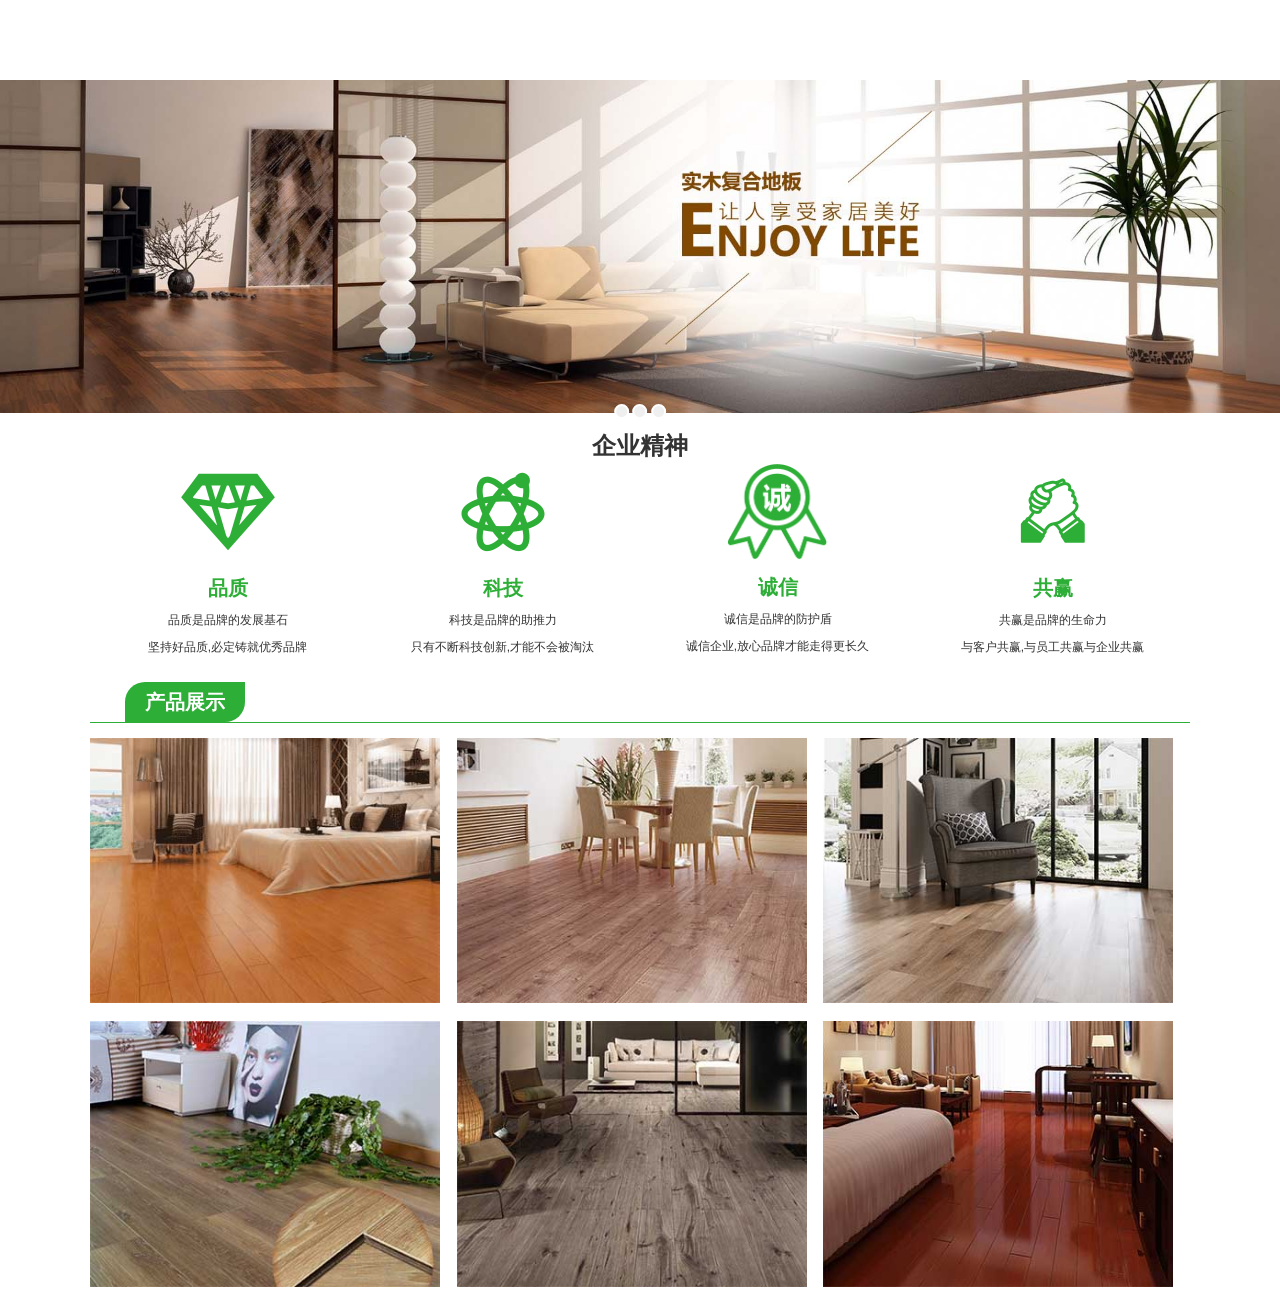
<file: work/muxi/index.html>
<!DOCTYPE html>
<html lang="en">
<head>
    <meta charset="UTF-8">
    <meta name="viewport" content="width=device-width, initial-scale=1.0">
    <meta http-equiv="X-UA-Compatible" content="ie=edge">
    <title>Document</title>
    <script src="http://apps.bdimg.com/libs/jquery/2.1.4/jquery.min.js"></script>
    <script src="js/fz.js"></script>
    <link rel="stylesheet" href="css/1.css">
    <link rel="stylesheet" href="css/3.css">
    <link rel="stylesheet" href="css/base.css">
</head>
<body>
<div class="header" id="head"></div>
<div class="container">
    <div class="content">
        <img src="images/banner.jpg" alt="">
        <img src="images/banner02.jpg" alt="">
        <img src="images/banner01.jpg" alt="">
    </div>
    <div class="btn">
        <button class="current"></button>
        <button class="current"></button>
        <button class="current"></button>

    </div>
</div>
<script>
 let btn = $(".btn button");   
 for(let i=0;i<btn.length;i++){
    btn[i].index = i;

 }   
 $(".btn button").click(function(){
     $(this).addClass("current").siblings().removeClass("current");
     console.log(this.index);
     $(".content img").eq(this.index).fadeIn().siblings().fadeOut();

 })
</script>    
<div class="col-12">
<h1>企业精神</h1>
<div class="row logo">
<div class="col-3">
<img src="images/pinpai.png" alt="">
<h4>品质</h4>
<p>品质是品牌的发展基石</p>
<P>坚持好品质,必定铸就优秀品牌</P>
</div>
<div class="col-3">
<img src="images/keji.png" alt="">
<h4>科技</h4>
<p>科技是品牌的助推力</p>
<P>只有不断科技创新,才能不会被淘汰</P>
</div>
<div class="col-3">
<img src="images/chengxin.png" alt="">
<h4>诚信</h4>
<p>诚信是品牌的防护盾</p>
<P>诚信企业,放心品牌才能走得更长久</P>
</div>
<div class="col-3">
<img src="images/gongying.png" alt="">
<h4>共赢</h4>
<p>共赢是品牌的生命力</p>
<P>与客户共赢,与员工共赢与企业共赢</P>
</div>
</div>
</div>
<div class="col-12">
<div class="radius"><h2>产品展示</h2></div>
<div class="item row">
<div class="col-4">
<img src="images/item01.jpg" alt="">
</div>
<div class="col-4">
<img src="images/item02.jpg" alt="">
</div>
<div class="col-4">
<img src="images/item03.jpg" alt="">
</div>
<div class="col-4">
<img src="images/item04.jpg" alt="">
</div>
<div class="col-4">
<img src="images/item05.jpg" alt="">
</div>
<div class="col-4">
<img src="images/item06.jpg" alt="">
</div>
</div>
</div>
<div id="erweima"></div>
<div id="foot"></div>
</body>
</html>
</file>
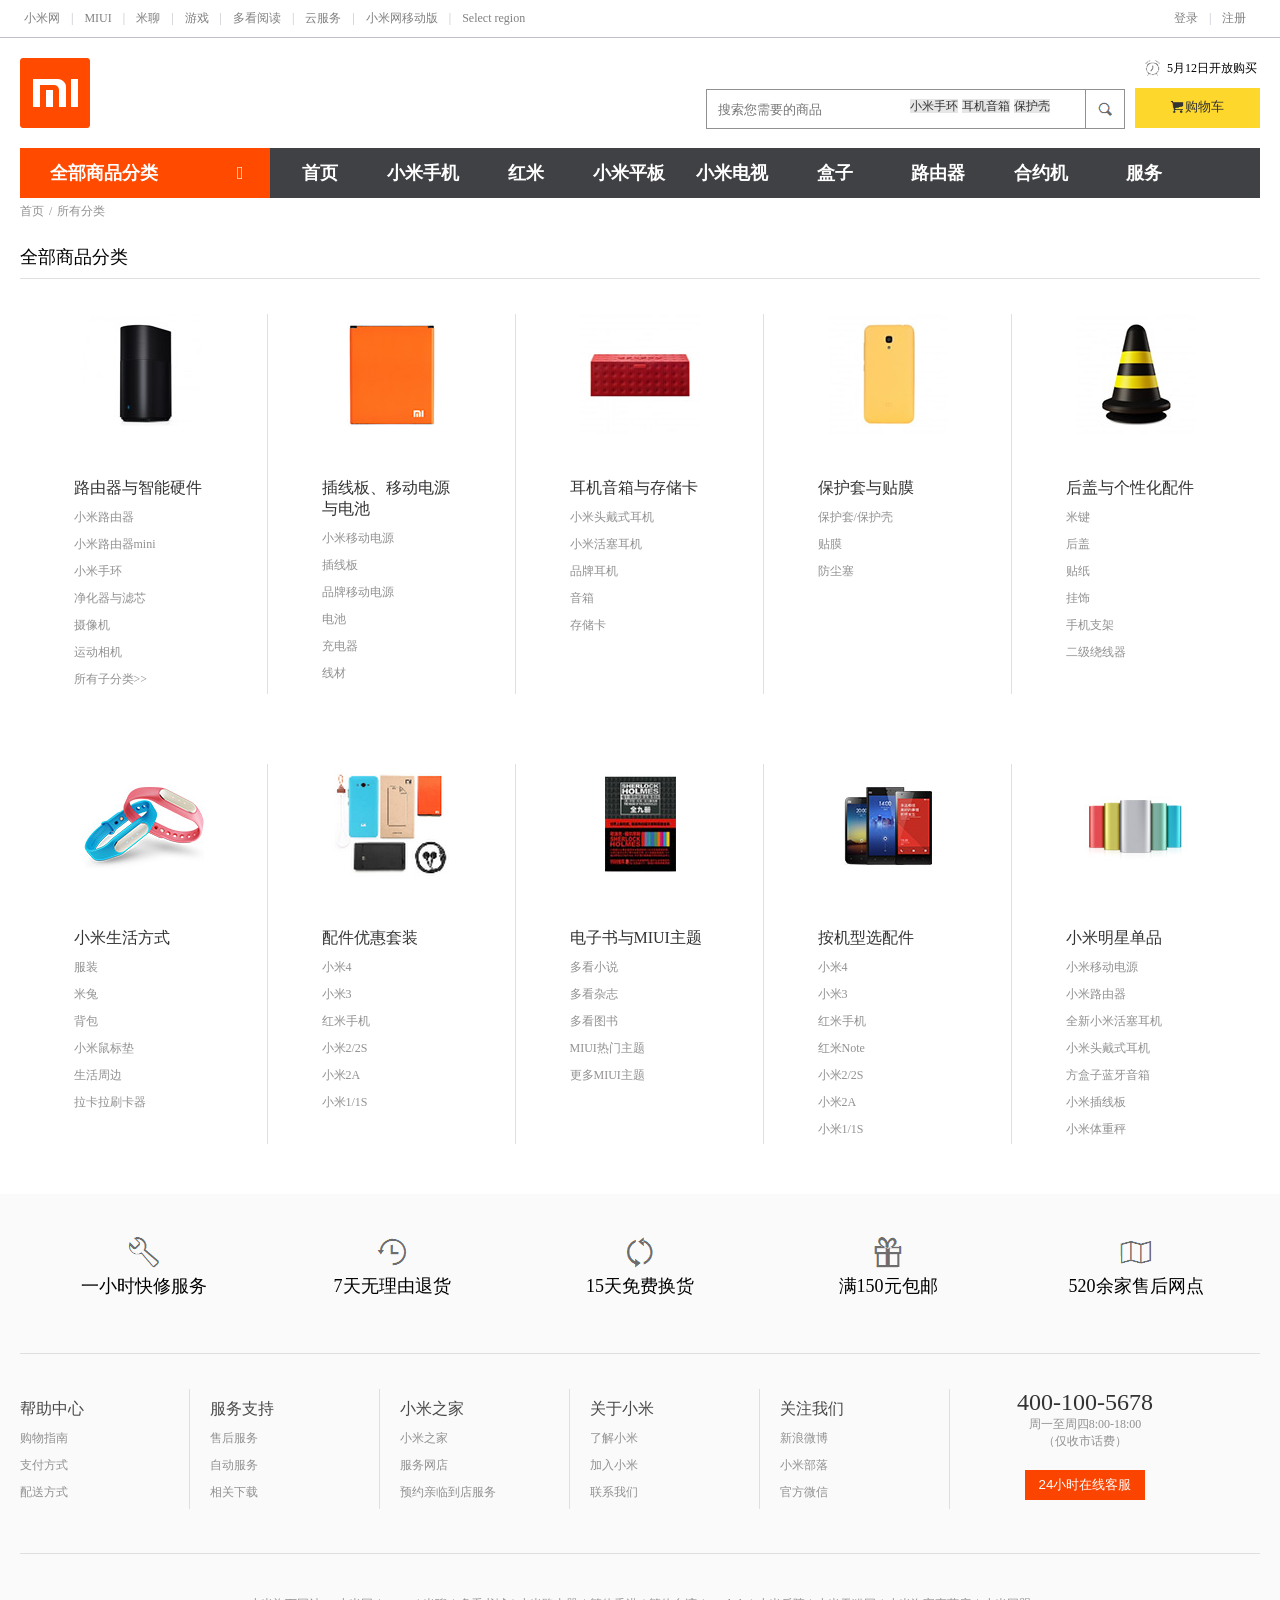
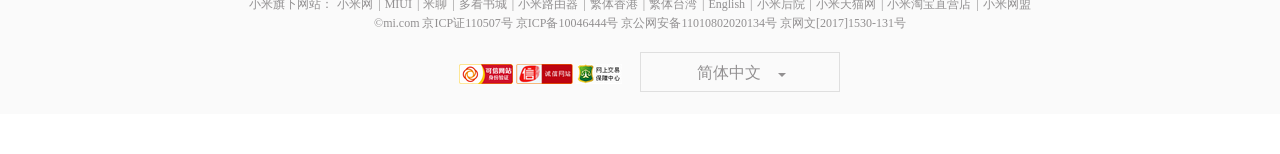
<file: work/quanbu/index.html>
<!DOCTYPE html>
<html lang="en">
<head>
    <meta charset="UTF-8">
    <meta name="viewport" content="width=device-width, initial-scale=1.0">
    <meta http-equiv="X-UA-Compatible" content="ie=edge">
    <title>Document</title>
    <link rel="stylesheet" href="http://at.alicdn.com/t/font_800921_yhixipabxi.css">
    <link rel="stylesheet" href="css/header.css">
    <link rel="stylesheet" href="css/container.css">
    <link rel="stylesheet" href="css/foot.css">
</head>
<body>
    <div class="header">
        <div class="header-nav">
            <div class="menu">
                <a href="#">小米网</a>
                <span>|</span>
                <a href="#">MIUI</a>
                <span>|</span>
                <a href="#">米聊</a>
                <span>|</span>
                <a href="#">游戏</a>
                <span>|</span>
                <a href="#">多看阅读</a>
                <span>|</span>
                <a href="#">云服务</a>
                <span>|</span>
                <a href="#">小米网移动版</a>
                <span>|</span>
                <a href="#">Select region</a>  
            </div>
            <div class="loginbar">
                <a href="#">登录</a>
                <span>|</span>
                <a href="#">注册</a> 
            </div>
        </div>
    </div>
    <div class="subnavigation">
        <div class="logo"><img src="images/logo.png" alt=""></div>
        <div class="time">
            <p class="date"><img src="images/clock.png" alt=""><span>5月12日开放购买</span></p>
            <button class="shopcar"><img src="images/shopcar.png" alt=""><a href="#">购物车</a>
        </div>
        <div class="search">
            <input type="text" placeholder="&nbsp;&nbsp;&nbsp;搜索您需要的商品">
            <button></button>
        </div>
        <div class="hot">
            <a href="#">小米手环</a>
            <a href="#">耳机音箱</a>
            <a href="#">保护壳</a>
        </div>
    </div>
    <div class="submenu">
        <div class="submenu-left">
            <h2>全部商品分类</h2>
            <i class="iconfont">&#xe613;</i>
        </div>
        <div class="submenu-right">
            <h2>首页</h2>
            <h2>小米手机</h2>
            <h2>红米</h2>
            <h2>小米平板</h2>
            <h2>小米电视</h2>
            <h2>盒子</h2>
            <h2>路由器</h2>
            <h2>合约机</h2>
            <h2>服务</h2>
            <h2>社区</h2>
        </div> 
    </div>
    <div class="column">
        <p>首页<span>/</span>所有分类</p>
        <a>全部商品分类</a>
    </div>
    <div class="container">
        <div class="one">
            <div>
                <img src="images/luyouqi.png" alt="">
                <ul class="one-ul">
                    <li class="title">路由器与智能硬件</li>
                    <li>小米路由器</li>
                    <li>小米路由器mini</li>
                    <li>小米手环</li>
                    <li>净化器与滤芯</li>
                    <li>摄像机</li>
                    <li>运动相机</li>
                    <li>所有子分类>></li>
                </ul>
            </div>
            <div>
                <img src="images/dianchi.png" alt="">
                <ul class="one-ul">
                    <li class="title">插线板、移动电源与电池</li>
                    <li>小米移动电源</li>
                    <li>插线板</li>
                    <li>品牌移动电源</li>
                    <li>电池</li>
                    <li>充电器</li>
                    <li>线材</li>
                </ul>
            </div>
            <div>
                <img src="images/tupian.png" alt="">
                <ul class="one-ul">
                    <li class="title">耳机音箱与存储卡</li>
                    <li>小米头戴式耳机</li>
                    <li>小米活塞耳机</li>
                    <li>品牌耳机</li>
                    <li>音箱</li>
                    <li>存储卡</li>
                </ul>
            </div>
            <div>
                <img src="images/hougai-.png" alt="">
                <ul class="one-ul">
                    <li class="title">保护套与贴膜</li>
                    <li>保护套/保护壳</li>
                    <li>贴膜</li>
                    <li>防尘塞</li>
                </ul>
            </div>
            <div>
                <img src="images/xiaomifeng.png" alt="">
                <ul class="one-ul">
                    <li class="title">后盖与个性化配件</li>
                    <li>米键</li>
                    <li>后盖</li>
                    <li>贴纸</li>
                    <li>挂饰</li>
                    <li>手机支架</li>
                    <li>二级绕线器</li>
                </ul>
            </div>
        </div>


        <div class="two">
            <div>
                <img src="images/shouhuan.png" alt="">
                <ul class="two-ul">
                    <li class="title">小米生活方式</li>
                    <li>服装</li>
                    <li>米兔</li>
                    <li>背包</li>
                    <li>小米鼠标垫</li>
                    <li>生活周边</li>
                    <li>拉卡拉刷卡器</li>
                </ul>
            </div>
            <div>
                <img src="images/peijing.png" alt="">
                <ul class="two-ul">
                    <li class="title">配件优惠套装</li>
                    <li>小米4</li>
                    <li>小米3</li>
                    <li>红米手机</li>
                    <li>小米2/2S</li>
                    <li>小米2A</li>
                    <li>小米1/1S</li>
                </ul>
            </div>
            <div>
                <img src="images/miui.jpg" alt="">
                <ul class="two-ul">
                    <li class="title">电子书与MIUI主题</li>
                    <li>多看小说</li>
                    <li>多看杂志</li>
                    <li>多看图书</li>
                    <li>MIUI热门主题</li>
                    <li>更多MIUI主题</li>
                </ul>
            </div>
            <div>
                <img src="images/jixing.jpg" alt="">
                <ul class="two-ul">
                    <li class="title">按机型选配件</li>
                    <li>小米4</li>
                    <li>小米3</li>
                    <li>红米手机</li>
                    <li>红米Note</li>
                    <li>小米2/2S</li>
                    <li>小米2A</li>
                    <li>小米1/1S</li>
                </ul>
            </div>
            <div>
                <img src="images/mingxing.jpg" alt="">
                <ul class="two-ul">
                    <li class="title">小米明星单品</li>
                    <li>小米移动电源</li>
                    <li>小米路由器</li>
                    <li>全新小米活塞耳机</li>
                    <li>小米头戴式耳机</li>
                    <li>方盒子蓝牙音箱</li>
                    <li>小米插线板</li>
                    <li>小米体重秤</li>
                </ul>
            </div>
            </div>
    </div>
    <div class="foot">
        <div class="service">
            <div>
                <img src="images/10.png" alt="">
                <p>一小时快修服务</p>
            </div>
            <div>
                <img src="images/11.png" alt="">
                <p>7天无理由退货</p>
            </div>
            <div>
                <img src="images/12.png" alt="">
                <p>15天免费换货</p>
            </div>
            <div>
                <img src="images/13.png" alt="">
                <p>满150元包邮</p>
            </div>
            <div>
                <img src="images/14.png" alt="">
                <p>520余家售后网点</p>
            </div>
        </div>
        <div class="guild">
                <div class="foot-guild">
                    <p class="help">帮助中心</p>
                    <p>购物指南</p>
                    <p>支付方式</p>
                    <p>配送方式</p>
                </div>
                <div class="foot-guild">
                    <p class="help">服务支持</p>
                    <p>售后服务</p>
                    <p>自动服务</p>
                    <p>相关下载</p>
                </div>
                <div class="foot-guild">
                    <p class="help">小米之家</p>
                    <p>小米之家</p>
                    <p>服务网店</p>
                    <p>预约亲临到店服务</p>
                </div>
                <div class="foot-guild">
                    <p class="help">关于小米</p>
                    <p>了解小米</p>
                    <p>加入小米</p>
                    <p>联系我们</p>
                </div>
                <div class="foot-guild">
                    <p class="help">关注我们</p>
                    <p>新浪微博</p>
                    <p>小米部落</p>
                    <p>官方微信</p>
                </div>
                <div class="on-line">
                    <p class="number">400-100-5678</p>
                    <p>周一至周四8:00-18:00</p>
                    <p>（仅收市话费）</p>
                    <button>24小时在线客服</button>
                </div>
            </div>
            <div class="copyright">
                <p class="partner">
                    <a>小米旗下网站：</a>
                    <a>小米网</a><span>|</span>
                    <a>MIUI</a><span>|</span>
                    <a>米聊</a><span>|</span>
                    <a>多看书城</a><span>|</span>
                    <a>小米路由器</a><span>|</span>
                    <a>繁体香港</a><span>|</span>
                    <a>繁体台湾</a><span>|</span>
                    <a>English</a><span>|</span>
                    <a>小米后院</a><span>|</span>
                    <a>小米天猫网</a><span>|</span>
                    <a>小米淘宝直营店</a><span>|</span>
                    <a>小米网盟</a>
                </p>
                <p class="cop">
                    <a>©mi.com 京ICP证110507号 京ICP备10046444号 京公网安备11010802020134号 京网文[2017]1530-131号 </a>
                </p>
                <div class="lan">
                    <img src="images/16.png" alt="">
                    <div class="language">
                        <div class="ch">
                            <a href="#">简体中文</a>
                            <span></span>
                        </div>
                    </div>
                </div>
            </div>
    </div>
</body>
</html>
</file>
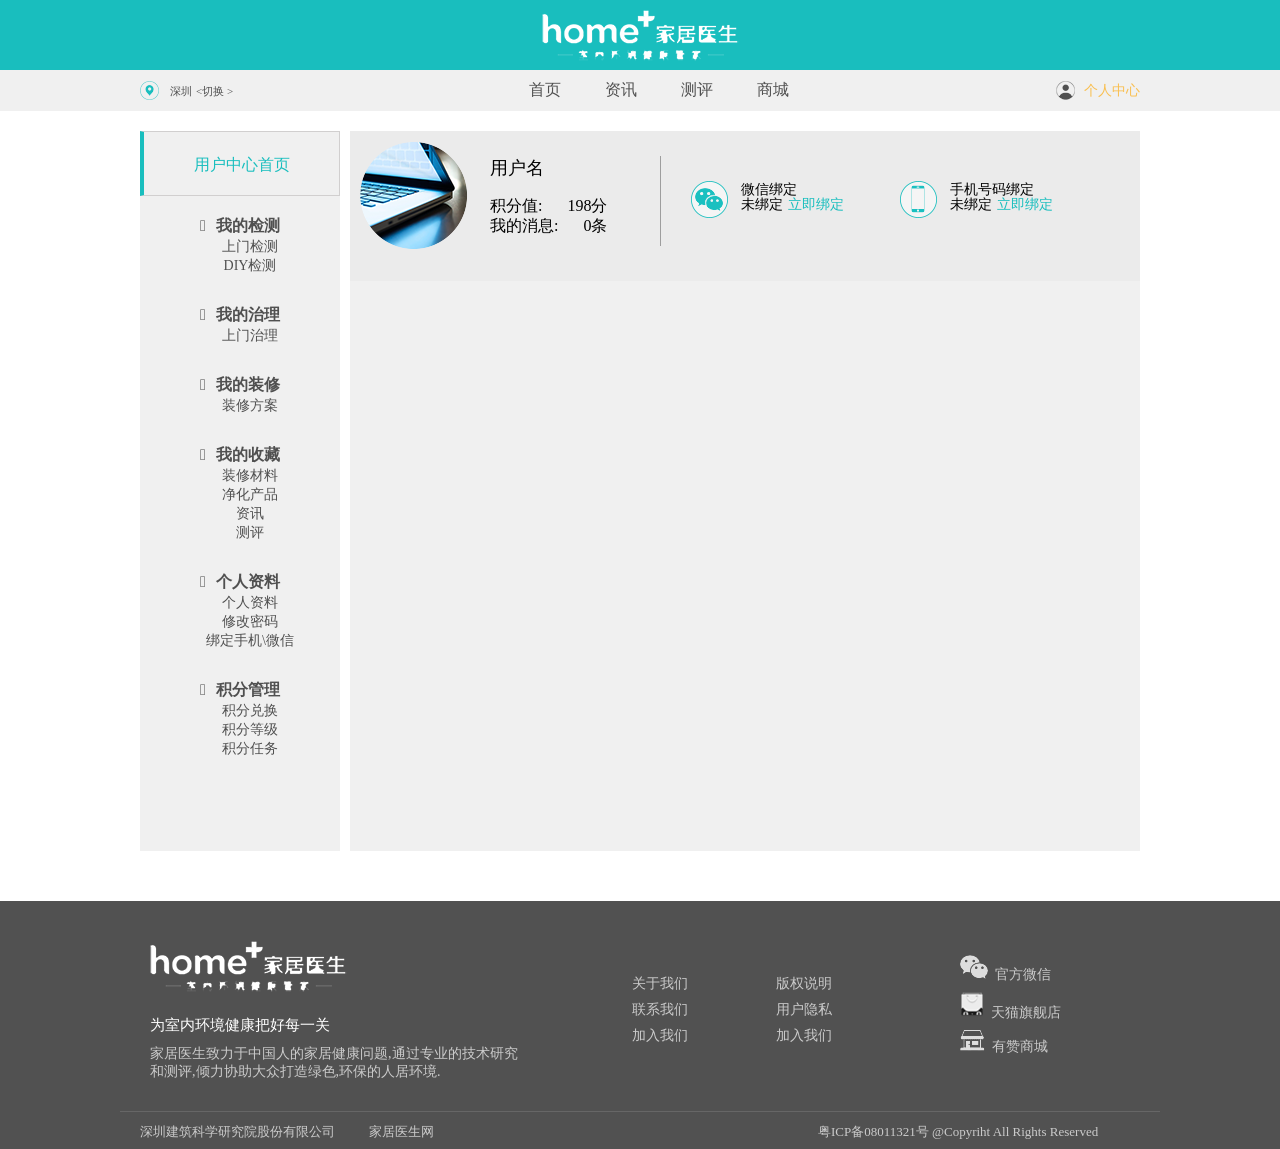
<file: work/yonghu/index.html>
<!DOCTYPE html>
<html lang="en">
<head>
    <meta charset="UTF-8">
    <meta name="viewport" content="width=device-width, initial-scale=1.0">
    <meta http-equiv="X-UA-Compatible" content="ie=edge">
    <title>Document</title>
    <link rel="stylesheet" href="http://at.alicdn.com/t/font_800921_l8wx0j05cko.css">
    <link rel="stylesheet" href="css/head.css">
    <link rel="stylesheet" href="css/content.css">
    <link rel="stylesheet" href="css/foot.css">
</head>
<body>
    <div class="top"></div>
    <div class="nav">
        <div class="width center">
            <div class="city">
                <span></span><a class="sz">深圳</a> <a>&lt;切换 &gt;</a>
            </div>
            <a href="#">首页</a>
            <a href="#">资讯</a>
            <a href="#">测评</a>
            <a href="#">商城</a>
            <div class="private">
                 <span ></span><a href="#">个人中心</a>
            </div>
        </div>
    </div>

    <div class="content">
        <div class="content-left">
            <div class="user">
                <a href="User-center.html" target="frame">用户中心首页</a>
            </div>
            <ul class="content-ul">
                <li><h4><i class="iconfont">&#xe688;</i>我的检测</h4></li>
                <li><a>上门检测</a></li>
                <li><a>DIY检测</a></li>
            </ul>
            <ul class="content-ul">
                <li><h4><i class="iconfont">&#xe688;</i>我的治理</h4></li>
                <li><a>上门治理</a></li>     
            </ul>
            <ul class="content-ul">
                <li><h4><i class="iconfont">&#xe688;</i>我的装修</h4></li>
                <li><a>装修方案</a></li>
            </ul>
            <ul class="content-ul">
                <li><h4><i class="iconfont">&#xe688;</i>我的收藏</h4></li>
                <li><a>装修材料</a></li>
                <li><a>净化产品</a></li>
                <li><a>资讯</a></li>
                <li><a>测评</a></li>
            </ul>
            <ul class="content-ul">
                <li><h4><i class="iconfont">&#xe688;</i>个人资料</h4></li>
                <li><a>个人资料</a></li>
                <li><a>修改密码</a></li>
                <li class="weixin"><a href="binding.html" target="frame">绑定手机\微信</a></li>
            </ul>
            <ul class="content-ul">
                <li><h4><i class="iconfont">&#xe688;</i>积分管理</h4></li>
                <li><a>积分兑换</a></li>
                <li><a>积分等级</a></li>
                <li><a>积分任务</a></li>
            </ul>
        </div>
        <div class="content-right">
            <iframe src="User-center.html" frameborder="0" name="frame"></iframe>
        </div>
    </div>

    <div class="foot">
            <div class="frame center">
                <div class="float">
                    <div class="home">
                        <img src="images/logo.png" alt=""/>
                        <p class="wei">为室内环境健康把好每一关</p>
                        <p>家居医生致力于中国人的家居健康问题,通过专业的技术研究</p>
                        <p>和测评,倾力协助大众打造绿色,环保的人居环境.</p>
                    </div>
                    <div class="gy">
                        <p><a href="#">关于我们</a></p>
                        <p><a href="#">联系我们</a></p>
                        <p><a href="#">加入我们</a></p>
                    </div>
                    <div class="bq">
                        <p><a href="#">版权说明</a></p>
                        <p><a href="#">用户隐私</a></p>
                        <p><a href="#">加入我们</a></p>
                    </div>
                    <div class="gf">
                        <p><img class="img-one" src="images/weixin2.png" alt=""/> <a href="#">&nbsp;官方微信</a></p>
                        <p><img src="images/tianmao.png" alt=""/> <a href="#">&nbsp;天猫旗舰店</a></p>
                        <p><img src="images/shop.png" alt=""/> <a href="#">&nbsp;有赞商城</a></p>
                    </div>
                </div>
                <div class="lin center"></div>
                <span class="sp1 an">深圳建筑科学研究院股份有限公司</span>
                <span class="sp2 an">家居医生网</span>
                <span class="sp3 an">粤ICP备08011321号 @Copyriht All Rights Reserved</span>
            </div>
        </div>
</body>
</html>
</file>
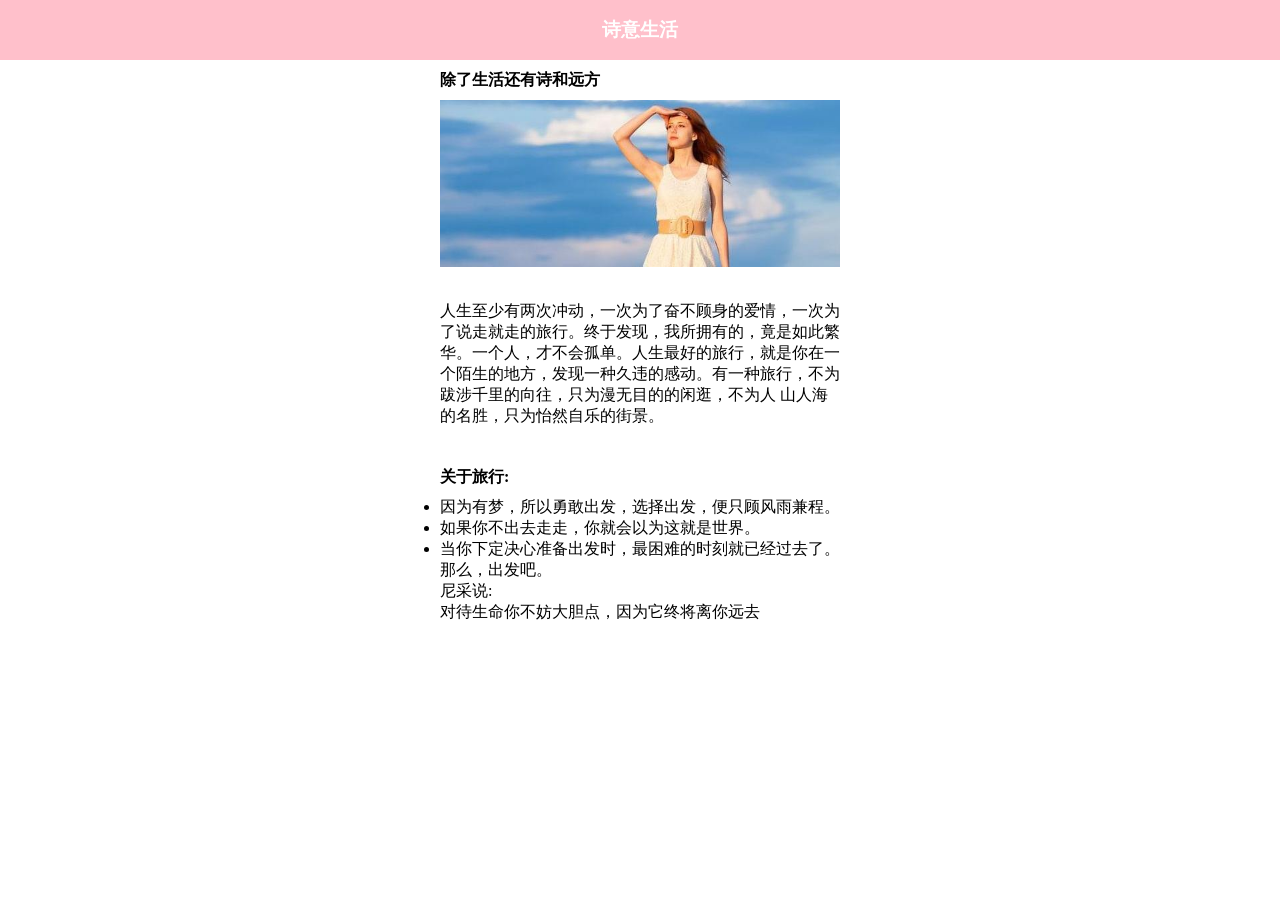
<file: work/homework/day01.html>
<!DOCTYPE html>
<html lang="en">
<head>
    <meta charset="UTF-8">
    <meta name="viewport" content="width=device-width, initial-scale=1.0">
    <meta http-equiv="X-UA-Compatible" content="ie=edge">
    <title>Document</title>
    <style>
        *{margin:0;padding:0}
        .header{
            background-color: pink;
            color:#fff;
            text-align: center;
            line-height: 60px;
        }
        .container{
            width:400px;
            margin-left: auto;
            margin-right: auto;
        }
        img{
            width:400px;
        }
        .h4{line-height: 40px}
        p{
            margin-top: 30px;
            margin-bottom: 30px;
        }
        .h4:hover{
            color:#666;
            cursor: pointer;
        }
        p:hover{
            color:deeppink;
            cursor: pointer;
        }
    </style>
</head>
<body>
    <h3 class="header">
        诗意生活
    </h3>
    <div class="container">
        <h4 class="h4">除了生活还有诗和远方</h4>
        <div>
            <img src="images/down.jpg" alt="">
        </div>
        <p>
                人生至少有两次冲动，一次为了奋不顾身的爱情，一次为了说走就走的旅行。终于发现，我所拥有的，竟是如此繁华。一个人，才不会孤单。人生最好的旅行，就是你在一个陌生的地方，发现一种久违的感动。有一种旅行，不为跋涉千里的向往，只为漫无目的的闲逛，不为人 山人海的名胜，只为怡然自乐的街景。
        </p>
        <h4 class="h4">关于旅行:</h4>
        <ul>
            <li>因为有梦，所以勇敢出发，选择出发，便只顾风雨兼程。</li>
            <li>如果你不出去走走，你就会以为这就是世界。</li>
            <li>当你下定决心准备出发时，最困难的时刻就已经过去了。那么，出发吧。</li>
        </ul>
        <dl>
            <dt>尼采说:</dt>
            <dd>对待生命你不妨大胆点，因为它终将离你远去</dd>
        </dl>
    </div>
</body>
</html>
</file>
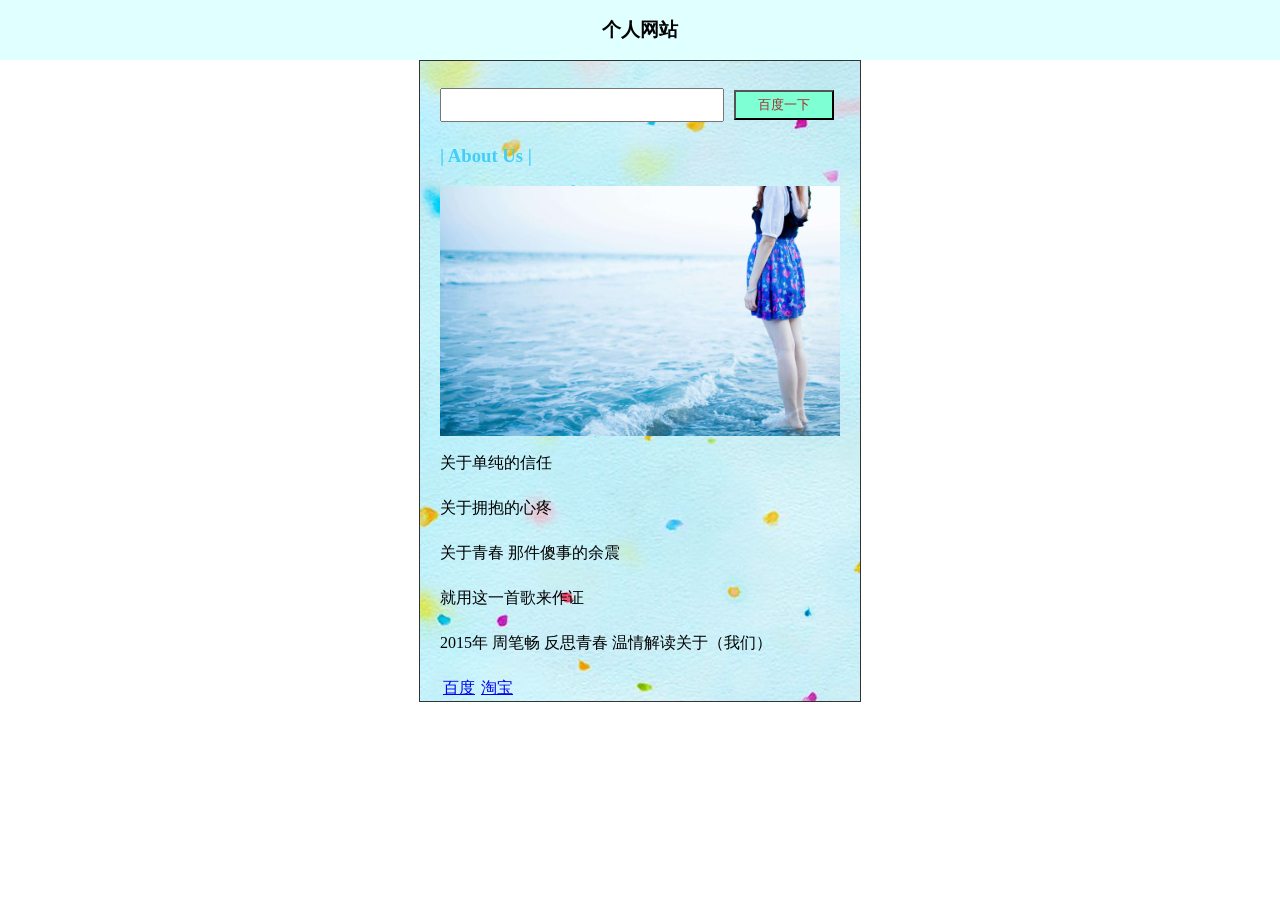
<file: work/homework/day02.html>
<!DOCTYPE html>
<html lang="en">
<head>
    <meta charset="UTF-8">
    <meta name="viewport" content="width=device-width, initial-scale=1.0">
    <meta http-equiv="X-UA-Compatible" content="ie=edge">
    <title>Document</title>
    <style>
        *{margin: 0;padding: 0;}
        .header{
            background: #E0FFFF;
            line-height: 60px;
            text-align: center;
        }
        .container{
            margin-left: auto;
            margin-right: auto;
            width: 400px;
            height:600px;
            background-image: url("images/timg2.jpg");
            border: 1px solid #333;
            padding: 20px;
        }
        input{
            width: 280px;
            height: 30px;
        }
        button{
            background: #7FFFD4;
            color: brown;
            margin-left: 10px;
            width: 100px;
            height: 30px;
        }
        img{
            width: 400px;
        }
        .title{
            color: #44cef6;
            line-height: 60px;
        }
        p{
            line-height:45px;
        }
        a{
            margin: 3px;
        }
    </style>
</head>
<body>
    <h3 class="header">个人网站</h3>
    <div class="container">
    <p><input type="text"><button>百度一下</button></p>
    <h3 class="title">| About Us |</h3>
    <img src="images/timg1.jpg" alt="">
    <p>关于单纯的信任</p>
    <p>关于拥抱的心疼</p>
    <p>关于青春 那件傻事的余震</p>
    <p>就用这一首歌来作证</p>
    <p>2015年 周笔畅 反思青春 温情解读关于（我们）</p>
    <p><a href="http://www.baidu.com">百度</a><a href="http://www.taobao.com">淘宝</a></p>

    </div>
</body>
</html>
</file>
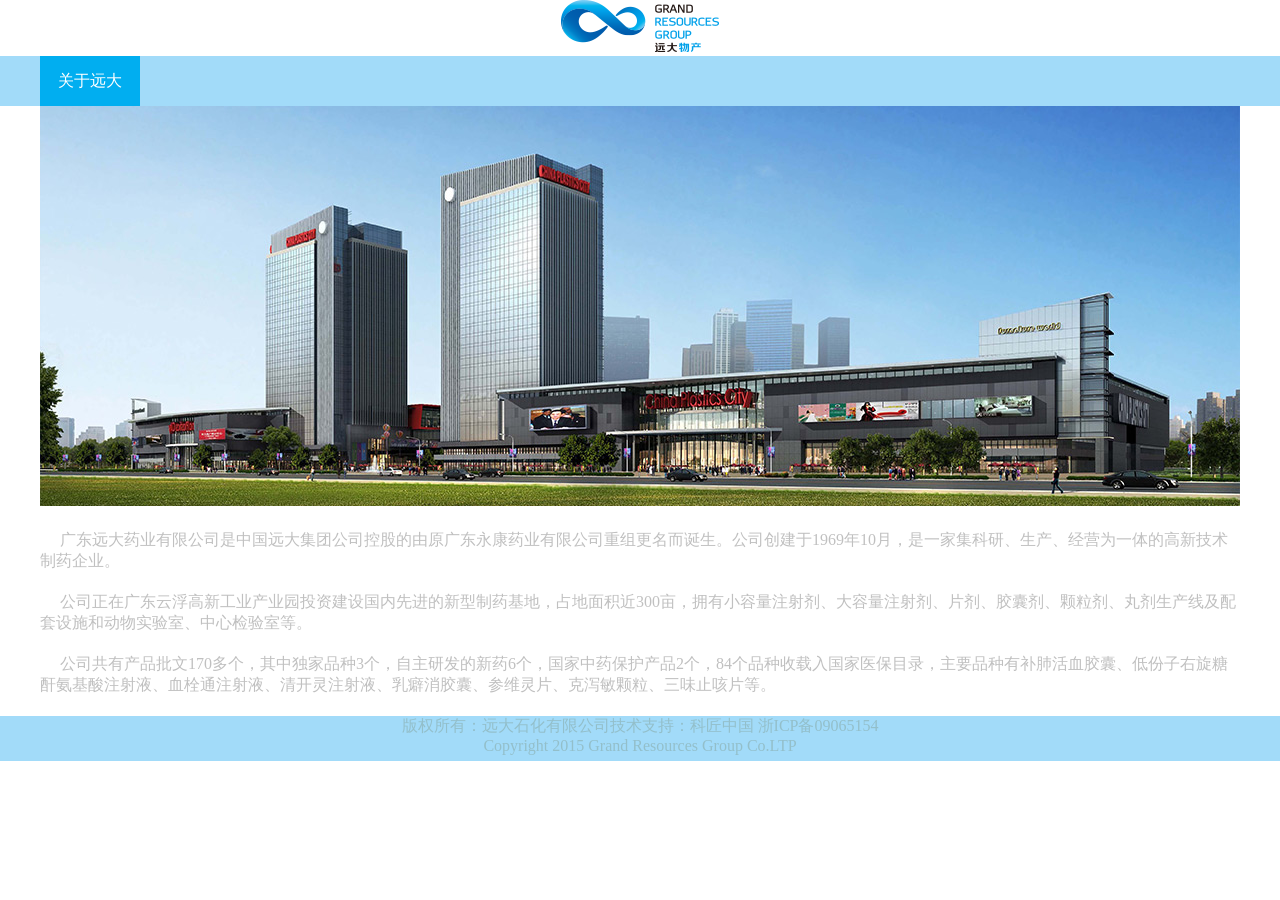
<file: work/homework/day03.html>
<!DOCTYPE html>
<html lang="en">
<head>
    <meta charset="UTF-8">
    <meta name="viewport" content="width=device-width, initial-scale=1.0">
    <meta http-equiv="X-UA-Compatible" content="ie=edge">
    <title>Document</title>
    <style>
        *{margin: 0;padding: 0} 
        .top{
            text-align: center;
        }
        .nav{
            height: 50px;
            background: #a2dbf9;
        }
        .nav-wrap{
            width: 1200px;
            height: 50px;
            margin-left: auto;
            margin-right: auto;
        }
        .nav-wrap a{
            width: 100px;
            line-height: 50px;
            color:white;
            text-align: center;
            display:block;
            text-decoration: none;
            background: #01aef0;
        }
        a:hover{
            background: #065279;
            text-decoration: underline;
        }
        .container{
            width: 1200px;
            margin-left:auto;
            margin-right: auto; 
        }
        .container p{
            text-indent: 20px;
            margin-top: 20px;
            color: silver;
        }
        .footer{
            margin-top: 20px;
            height: 45px;
            background: #A2DBF9;
            text-align: center;
            color: #93BFCA;
        }

    </style>
</head>
<body>
   
     <div class="top"><img src="images/logo2.png" alt=""></div>
    <div class="nav">
        <div class="nav-wrap">
        <a href="#">关于远大</a>
        </div>
    </div>
    <div class="container">
    <img src="images/about.jpg" alt="">
         <p>广东远大药业有限公司是中国远大集团公司控股的由原广东永康药业有限公司重组更名而诞生。公司创建于1969年10月，是一家集科研、生产、经营为一体的高新技术制药企业。</p> 
         <p>公司正在广东云浮高新工业产业园投资建设国内先进的新型制药基地，占地面积近300亩，拥有小容量注射剂、大容量注射剂、片剂、胶囊剂、颗粒剂、丸剂生产线及配套设施和动物实验室、中心检验室等。</p>
         <p>公司共有产品批文170多个，其中独家品种3个，自主研发的新药6个，国家中药保护产品2个，84个品种收载入国家医保目录，主要品种有补肺活血胶囊、低份子右旋糖酐氨基酸注射液、血栓通注射液、清开灵注射液、乳癖消胶囊、参维灵片、克泻敏颗粒、三味止咳片等。</p>  
    </div>
    <div class="footer">
        <p><span>版权所有：远大石化有限公司</span><span>技术支持：科匠中国 浙ICP备09065154</span></p>
        <p><span>Copyright 2015 Grand Resources Group Co.LTP</span></p>
    </div>
</body>
</html>
</file>
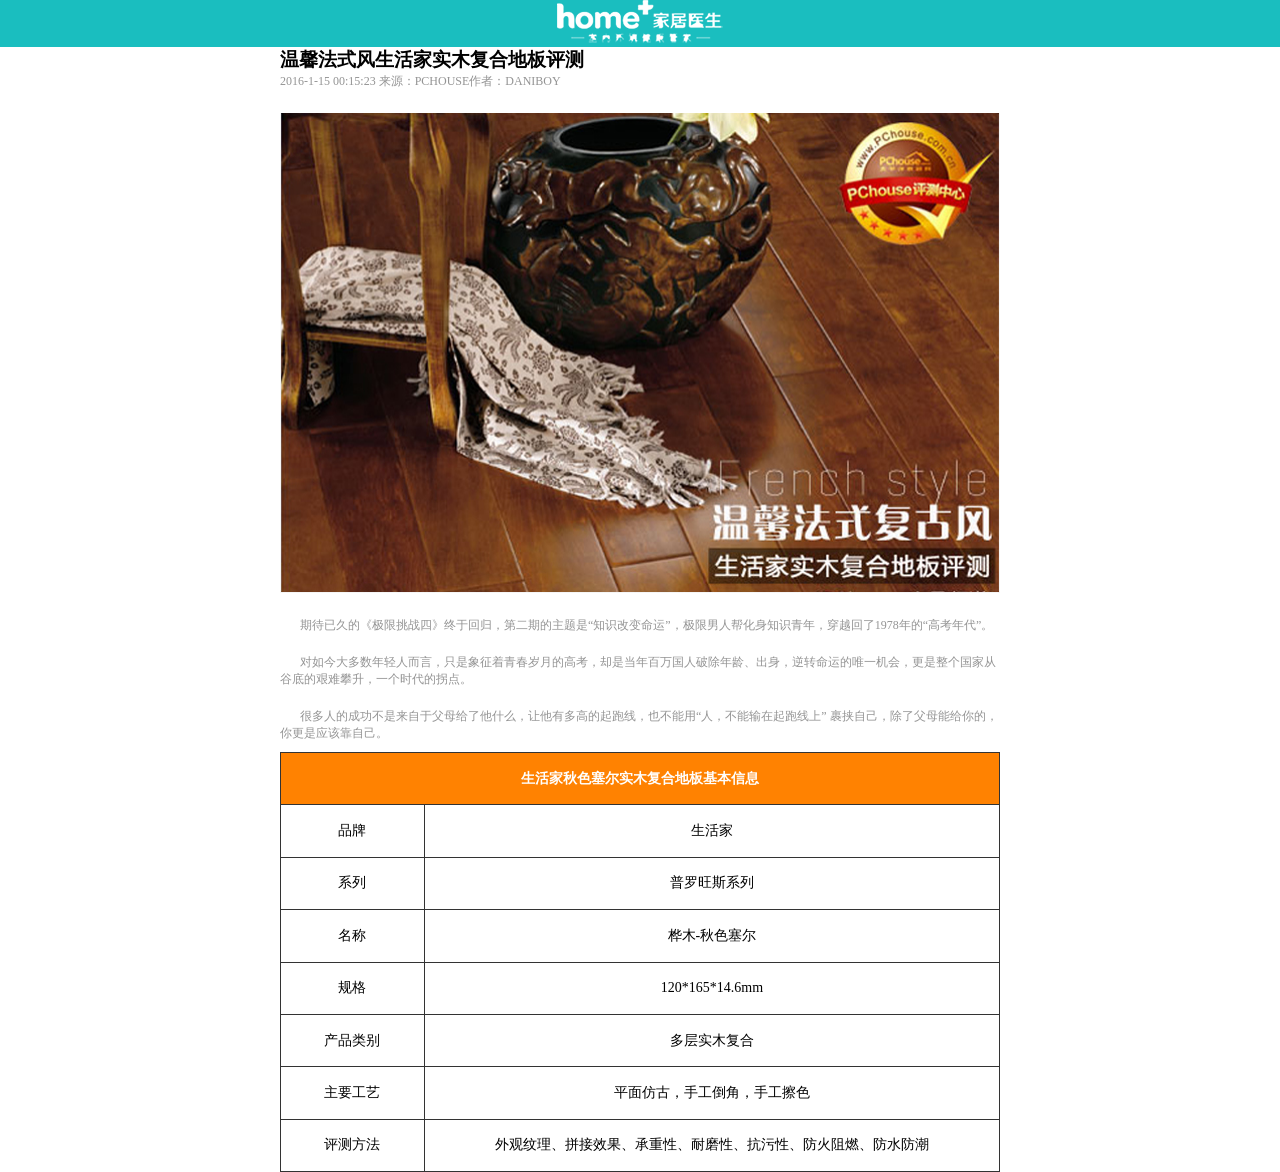
<file: work/homework/day04.html>
<!DOCTYPE html>
<html lang="en">
<head>
    <meta charset="UTF-8">
    <meta name="viewport" content="width=device-width, initial-scale=1.0">
    <meta http-equiv="X-UA-Compatible" content="ie=edge">
    <title>Document</title>
    <style>
        *{margin: 0;padding: 0;}
        .herd{
            background-color: #1ABEBF;
            text-align: center;
            display:block;
        }
        .first{
            width: 720px;
            margin-left: auto;
            margin-right: auto;
        }
        .first p{
            height: 40px;
            font-size: 12px;
            color: #949494;
        }
        .second{
            width: 720px;
            margin-left: auto;
            margin-right: auto;
        }
        .second img{
            width: 720px;
            height: 480px;
        }
        .second p{
            margin-top: 20px;
            color: #949494;
            font-size: 12px;
            text-indent: 20px;
        }
        table{
            margin-top: 10px;
            border-collapse: collapse;
            width:720px;
            height:420px;
            text-align: center;
            margin-left: auto;
            margin-right: auto;
            font-size: 14px;

        }
        table,td,th{
               border:1px solid #333;
            }
        tr{
              line-height: 50px;
            }
        th{
            background-color: #FF8201;
            color: white;
        }

    </style>
</head>
<body>
    <div class="herd">
        <img src="images/logo11.png" alt="">
    </div>
    <div class="first">
        <h3>温馨法式风生活家实木复合地板评测</h3>
        <p><span>2016-1-15 00:15:23</span> <span>来源：PCHOUSE</span><span>作者：DANIBOY</span></p>
    </div>
    <div class="second">
        <img src="images/11111.png" alt="">
        <p>期待已久的《极限挑战四》终于回归，第二期的主题是“知识改变命运”，极限男人帮化身知识青年，穿越回了1978年的“高考年代”。</p>
        <p>对如今大多数年轻人而言，只是象征着青春岁月的高考，却是当年百万国人破除年龄、出身，逆转命运的唯一机会，更是整个国家从谷底的艰难攀升，一个时代的拐点。</p>
        <p>很多人的成功不是来自于父母给了他什么，让他有多高的起跑线，也不能用“人，不能输在起跑线上” 裹挟自己，除了父母能给你的，你更是应该靠自己。</p>
    </div>
    <table>
            <tr>
                <th colspan="2">生活家秋色塞尔实木复合地板基本信息</th>
            </tr>
            <tr>
                <td width="20%">品牌</td><td>生活家</td>
            </tr>
            <tr>
                <td>系列</td><td>普罗旺斯系列</td>
            </tr>
            <tr>
                <td>名称</td><td>桦木-秋色塞尔</td>
            </tr>
            <tr>
                <td>规格</td><td>120*165*14.6mm</td>
            </tr>
            <tr>
                <td>产品类别</td><td>多层实木复合</td>
            </tr>
            <tr>
                <td>主要工艺</td><td>平面仿古，手工倒角，手工擦色</td>
            </tr>
            <tr>
                <td>评测方法</td><td>外观纹理、拼接效果、承重性、耐磨性、抗污性、防火阻燃、防水防潮</td>
            </tr>
    </table>
</body>
</html>
</file>
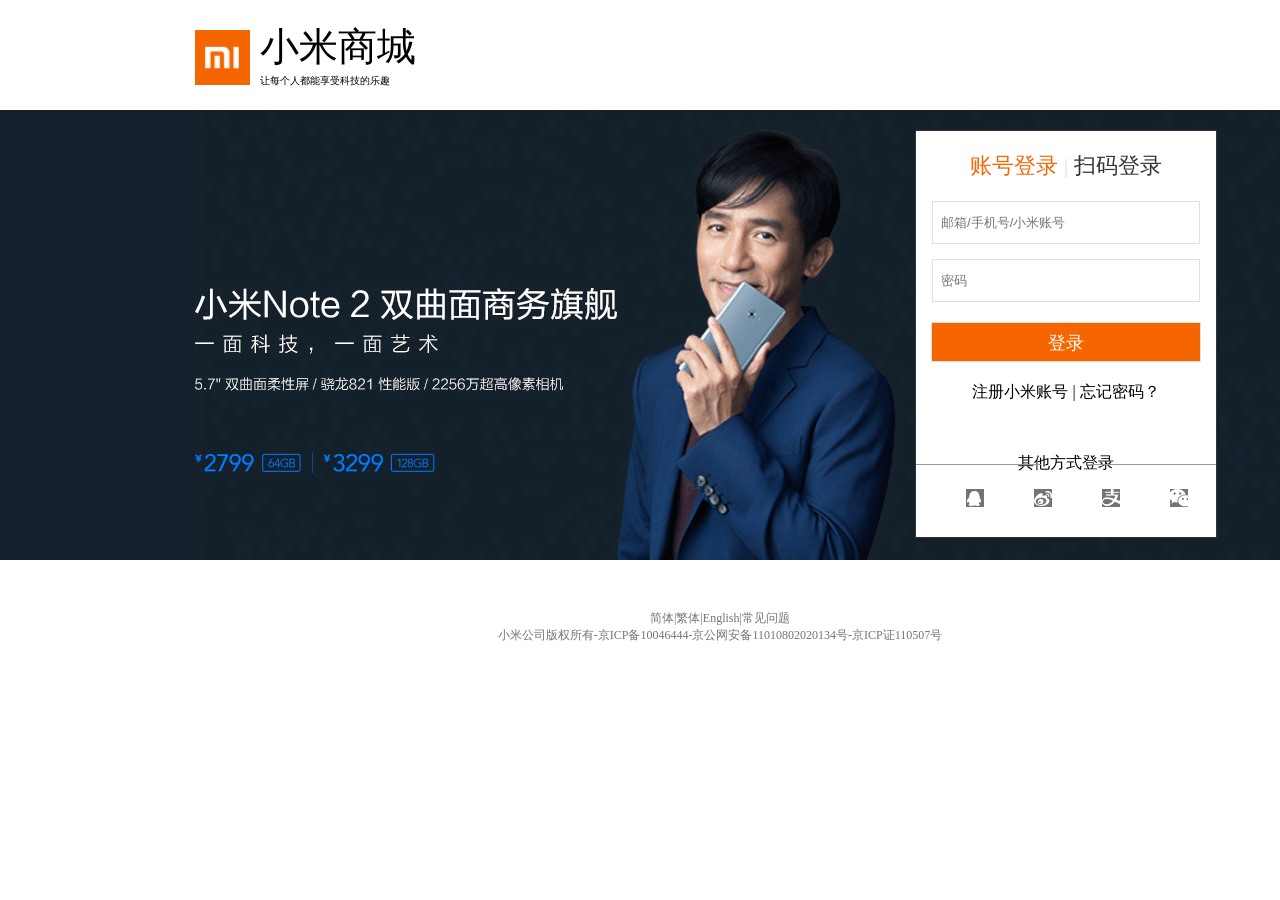
<file: work/homework/day06.html>
<!DOCTYPE html>
<html lang="en">
<head>
    <meta charset="UTF-8">
    <meta name="viewport" content="width=device-width, initial-scale=1.0">
    <meta http-equiv="X-UA-Compatible" content="ie=edge">
    <title>Document</title>
    <style>
        *{margin: 0;padding: 0;}
        .head{
            margin-top: 20px;
            width: 300px;
            height: 60px;
            margin-left: 195px;
        }
        .head img{
            width: 55px;
            height: 55px;
            background-color: #F56600;
            float: left;
            margin-right: 10px;
            margin-top: 10px;
        }
        .xiaomi{
            font-size: 39px;
        }
        .xz{
            font-size: 10px;
        }
        .content{
            margin-top: 30px;
            width: 1440px;
            height: 450px;
            background: url("images/banner.png");
            background-position: -200px 0;
        }
        .row:before{
            content:"";
            display: table;
        }
        .form{
            border: 1px solid #333;
            width: 300px;
            margin-top: 20px;
            margin-left: 915px;
            text-align: center;
            background: #fff;
            overflow: hidden;
        }
        input{
            width: 250px;
            padding: 8px;
            outline: none;
            height: 25px;
            border: 1px solid #e0e0e0;
        }
        .login{
            font-size: 22px;
            margin-top: 20px;
            margin-bottom: 20px;
        }
        .login span{
            color: #333;
        }
        .login span.active{
            color: #f56600
        }
        .phone{
            margin-bottom: 15px;
        }
        .password{
            margin-bottom: 20px;
        }
        .submit input{
            width: 270px;
            height: 40px;
            background: #f56600;
            color: white;
            font-size: 18px;
            margin-bottom: 20px;
        }
        .register{
            margin-bottom: 50px;
        }
        .footer{
            width: 300px;
            margin-left: auto;
            margin-right: auto;
        }
        .footer .qita{
            position: relative;
            margin-bottom: 15px;
        }
        .qita .left,.right{
            position: absolute;
            display: block;
            width: 125px;
            height: 1px;
            background: #999;
            top: 50%;
        }
        .right{
            right: 0;
        }
        .con{
            overflow: hidden;
            margin-bottom: 30px;
        }
        .con a{
            display: block;
            float: left;
            width: 18px;
            height: 18px;
            background: #747474 url("images/icons_type.png") no-repeat;
            margin-left: 50px;
        }
        .con .one{background-position: -20px 0}
        .con .two{background-position: -38px 0}
        .con .three{background-position: -57px 0}
        .con .four{background-position: -85px 0}
        .partner{
            width: 1440px;
            height: 100px;
            margin-top: 50px;
            font-size: 12px;
            text-align: center;
            color: #747474;
        }
        .child{
            margin-left: 5px;
            margin-right: 5px;
        }
    </style>
</head>
<body>
    <div class="head">
        <img src="images/mi-logo.png" alt="">
        <p class="xiaomi">小米商城</p>
        <p class="xz">让每个人都能享受科技的乐趣</p>
    </div>
    <div class="content row">
        <div class="form">
        <form>
            <p class="login">
            <span class="active">账号登录</span>
            <span style="color: #e0e0e0">|</span>
            <span class="saoma">扫码登录</span>
            </p>
            <p class="phone"><input type="text" placeholder="邮箱/手机号/小米账号"></p>
            <p class="password"><input type="text" placeholder="密码"></p>
            <p class="submit"><input type="submit" value="登录"></p>
            </form>
            <p class="register">
                <span>注册小米账号</span>
                <span>|</span>
                <span>忘记密码？</span>
            </p>
            <div class="footer">
                <p class="qita">
                    <span class="left"></span>
                    其他方式登录
                    <span class="right"></span>
                </p>
            <div class="con">
                <a href="#" class="one"></a>
                <a href="#" class="two"></a>
                <a href="#" class="three"></a>
                <a href="#" class="four"></a>
            </div>
            </div>
        </div>
    </div>
    <div class="partner">
        <p class="child">简体<span>|</span>繁体<span>|</span>English<span>|</span>常见问题</p>
        <p>小米公司版权所有-京ICP备10046444-京公网安备11010802020134号-京ICP证110507号</p>
    </div>
</body>
</html>
</file>
<file: css/style.css>
.info-content a{
	text-decoration: none;
	color: #FFFFFF;
	font-size: 20px;
}

body {
	padding: 0;
	margin: 0;
	background: #FFF;
	font-family: 'Open Sans', sans-serif;
}

body a {
	transition: 0.5s all;
	-webkit-transition: 0.5s all;
	-moz-transition: 0.5s all;
	-o-transition: 0.5s all;
	-ms-transition: 0.5s all;
	text-decoration: none;
}

body a:hover {
	text-decoration: none;
}

body a:focus, a:hover {
	text-decoration: none;
}

input[type="button"], input[type="submit"] {
	transition: 0.5s all;
	-webkit-transition: 0.5s all;
	-moz-transition: 0.5s all;
	-o-transition: 0.5s all;
	-ms-transition: 0.5s all;
}

h1, h2, h3, h4, h5, h6 {
	margin: 0;
	padding: 0;
	text-align: center;
	font-family: 'Fredericka the Great', cursive;
}

p {
	margin: 0;
}

ul {
	margin: 0;
	padding: 0;
}

label {
	margin: 0;
}

img {
	width: 100%;
}

a:focus, a:hover {
	text-decoration: none;
	outline: none;
}

/*-- //Reset-Code --*/



/*-- Index-Page-Styling --*/

/*-- Background-Gradient-Colors --*/
body {
	background: #12FFB9;
	background: -webkit-linear-gradient(#12FFB9, #0066FF);
	background: -o-linear-gradient(#12FFB9, #0066FF);
	background: -moz-linear-gradient(#12FFB9, #0066FF);
	background: linear-gradient(to right, #12FFB9, #0066FF);
}
/*-- //Background-Gradient-Colors --*/


.tlinks{text-indent:-9999px;height:0;line-height:0;font-size:0;overflow:hidden;}
/*-- Header --*/

.header {
	padding: 100px 0 150px;
}

.header-left {
	float: left;
}
/*--w3layouts--*/
/*--agileits--*/

.header-right {
	float: right;
} 

.header-slider {
	position: relative;
}



/*-- Banner-Slider --*/

.slider-1 {
	width: 95%;
	border: 5px solid #FFF;
	position: relative;
	top: 70px;
	left: 15%;
}

.slider-2 {
	width: 30%;
	position: absolute;
	top: -14%;
	left: 0;
	border: 5px solid #FFF;
	z-index: 99999;
}

.slider {
	position: relative;
}

.rslides {
	position: relative;
	list-style: none;
	overflow: hidden;
	width: 100%;
	padding: 0;
	margin: 0;
}

.rslides li {
	-webkit-backface-visibility: hidden;
	position: absolute;
	display: none;
	width: 100%;
	/*--w3layouts--*/
	/*--agileits--*/
	left: 0;
	top: 0;
}

.rslides li:first-child {
	position: relative;
	display: block;
	float: left;
}

.rslides img {
	display: block;
	height: auto;
	float: left;
	width: 100%;
	border: 0;
}

a.callbacks_nav {
	display: none;
}

ul.callbacks_tabs {
	display: none;
}

/*-- //Banner-Slider --*/



.header-right {
	padding-top: 70px;
}



/*-- Navbar --*/

.navbar {
	min-height: 40px;
}

.navbar-default {
	background-color: transparent;
	border-color: transparent;
	border: none;
	margin-bottom: 0;
	text-align: center;
	/*--w3layouts--*/
	/*--agileits--*/
}

.hover-effect ul {
	border: 2px solid #EEE;
	-webkit-transform: translateZ(0);
	transform: translateZ(0);
	padding-top: 5px;
	width: 85%;
	margin: 0 auto;
}

.hover-effect li {
	overflow: hidden;
	position: relative;
	display: inline-block;
}

.hover-effect li:before, .hover-effect li:after {
	display: block;
}

.hover-effect li:before {
	bottom: 0%;
}

.hover-effect li:after {
	bottom: 50%;
}

.hover-effect a {
	backface-visibility: hidden;
	display: block;
	padding: 5px 20px;
	position: relative;
	text-align: center;
	text-decoration: none;
	line-height: normal;
	font-size: 14px;
	color: #FFF;
	font-family: 'Montserrat', sans-serif;
}

.hover-effect a:before {
	bottom: 25%;
}

.hover-effect a:after {
	bottom: 75%;
	/*--w3layouts--*/
	/*--agileits--*/
}

.hover-effect a:hover {
	color: #000;
}

.hover-effect li:before, .hover-effect li:after, .hover-effect a:before, .hover-effect a:after {
	background-color: #12FFB9;
	position: absolute;
	height: 25%;
	left: 0%;
	right: 100%;
	content: '';
	z-index: -1;
	opacity: 0;
	-webkit-transition: all 0.3s ease;
	transition: all 0.3s ease;
}

.hover-effect li:before {
	-webkit-transition-delay: 0s;
	transition-delay: 0s;
}

.hover-effect li:after {
	-webkit-transition-delay: 0.1s;
	transition-delay: 0.1s;
}

.hover-effect a:before {
	-webkit-transition-delay: 0.05s;
	transition-delay: 0.05s;
}

.hover-effect a:after {
	-webkit-transition-delay: 0.15s;
	transition-delay: 0.15s;
}

.hover-effect li:hover:before, .hover-effect li.current:before, .hover-effect li:hover:after, .hover-effect li.current:after, .hover-effect li:hover a:before, .hover-effect li.current a:before, .hover-effect li:hover a:after, .hover-effect li.current a:after {
	left: 0;
	right: 0;
	opacity: 1;
}

.hover-effect li:hover:before, .hover-effect li.current:before {
	-webkit-transition-delay: 0s;
	transition-delay: 0s;
	/*--w3layouts--*/
	/*--agileits--*/
}

.hover-effect li:hover:after, .hover-effect li.current:after {
	-webkit-transition-delay: 0.2s;
	transition-delay: 0.2s;
}

.hover-effect li:hover a:before, .hover-effect li.current a:before {
	-webkit-transition-delay: 0.1s;
	transition-delay: 0.1s;
}

.hover-effect li:hover a:after, .hover-effect li.current a:after {
	-webkit-transition-delay: 0.3s;
	transition-delay: 0.3s;
}

/*-- //Navbar --*/



/*-- Logo --*/

.logo {
	text-align: center;
	margin: 50px 0 80px;
	position: relative;
}

.logo a {
	font-family: 'Fredericka the Great', cursive;
	font-size: 60px;
	color: #EEE;
	padding: 15px 0 40px;
	border-top: 5px solid #EEE;
	border-bottom: 5px solid #EEE;
}

.logo img {
	position: absolute;
	width: 60px;
	top: 78px;
	left: 46%;
	background-color: #058EEC;
}

/*-- //Logo --*/

/*--w3layouts--*/
/*--agileits--*/
.header-info p {
	font-size: 15px;
	text-align: center;
	padding: 0 100px;
	line-height: 30px;
	color: #EEE;
}



/*-- Header-Social-Icons --*/

.social {
	text-align: center;
	margin-top: 40px;
}

ul.social-icons li {
	display: inline-block;
}

ul.social-icons li a {
	display: inline-block;
	width: 50px;
	height: 50px;
	background: url("../images/img-sprite.png") no-repeat 0px 0px;
}
ul.social-icons li a.facebook {
	background-position: 0px 0px;
}

ul.social-icons li a.facebook:hover {
	background-position: 0px -50px;
}

ul.social-icons li a.twitter {
	background-position: -50px 0px;
}

ul.social-icons li a.twitter:hover {
	background-position: -50px -50px;
}

ul.social-icons li a.googleplus {
	background-position: -100px 0px;
}

ul.social-icons li a.googleplus:hover {
	/*--w3layouts--*/
	/*--agileits--*/
	background-position: -100px -50px;
}

ul.social-icons li a.instagram {
	background-position: -150px 0px;
}

ul.social-icons li a.instagram:hover {
	background-position: -150px -50px;
}

ul.social-icons li a.youtube {
	background-position: -200px 0px;
}

ul.social-icons li a.youtube:hover {
	background-position: -200px -50px;
}

/*-- //Header-Social-Icons --*/

/*-- //Header --*/



/*-- About --*/

.about {
	padding-bottom: 100px;
}

.about h2, .people h3, .tabs h3, .gallery h3, .contact-us h3, .map h3 {
	font-size: 50px;
	margin-bottom: 50px;
	color: #FFF;
}

.about-grid1, .about-grid2, .about-grid3 {
	width: 60%;
	margin: 0 100px 0 auto;
	background-color: #EEE;
}

.about-grid2 {
	margin: 50px 100px;
}

.about-grid {
	/*--w3layouts--*/
	/*--agileits--*/
	padding: 0;
}

.about h3 {
	font-size: 30px;
	margin: 25px 0;
	color: #0AC1D5;
}

.about p {
	padding: 0 30px;
	line-height: 27px;
	color: #777;
}

/*-- //About --*/



/*-- People --*/

.people {
	padding-bottom: 100px;
}



/*-- Team --*/

figure {
	position: relative;
	float: left;
	overflow: hidden;
	background: #3085a3;
	text-align: center;
}

figure img {
	position: relative;
	display: block;
	max-width: 100%;
	opacity: 0.8;
}

figure figcaption {
	padding: 2em;
	color: #fff;
	text-transform: uppercase;
	/*--w3layouts--*/
	/*--agileits--*/
	font-size: 1.25em;
	-webkit-backface-visibility: hidden;
	backface-visibility: hidden;
}

figure figcaption::before, figure figcaption::after {
	pointer-events: none;
}

figure figcaption, figure figcaption > a {
	position: absolute;
	top: 0;
	left: 0;
	width: 100%;
	height: 100%;
}

figure figcaption > a {
	z-index: 1000;
	text-indent: 200%;
	white-space: nowrap;
	font-size: 0;
	opacity: 0;
}

figure h4 {
	word-spacing: -0.15em;
	font-size: 30px;
	font-weight: 300;
}
figure h4 span {
	margin-left: 5px;
	font-weight: 600;
}

figure h4, figure ul {
	margin: 0;
}

figure h4, figure ul {
	margin: 0;
	font-weight: 400;
}

figure p {
	letter-spacing: 1px;
	font-size: 68.5%;
}
/*--w3layouts--*/
/*--agileits--*/
figure.effect-dexter {
	background: -webkit-linear-gradient(top, rgba(37,141,200,1) 0%, rgba(104,60,19,1) 100%);
	background: linear-gradient(to bottom, rgba(37,141,200,1) 0%,rgba(104,60,19,1) 100%); 
}

figure.effect-dexter img {
	-webkit-transition: opacity 0.35s;
	transition: opacity 0.35s;
}

figure.effect-dexter:hover img {
	opacity: 0.4;
}

figure.effect-dexter figcaption::after {
	position: absolute;
	right: 30px;
	bottom: 30px;
	left: 30px;
	height: -webkit-calc(50% - 30px);
	height: calc(50% - 30px);
	border: 7px solid #fff;
	content: '';
	-webkit-transition: -webkit-transform 0.35s;
	transition: transform 0.35s;
	-webkit-transform: translate3d(0,-100%,0);
	transform: translate3d(0,-100%,0);
}

figure.effect-dexter:hover figcaption::after {
	-webkit-transform: translate3d(0,0,0);
	transform: translate3d(0,0,0);
}

figure.effect-dexter figcaption {
	padding: 5em;
	text-align: left;
}

figure.effect-dexter ul.social {
	position: absolute;
	left: 180px;
	right: 0;
	bottom: 70px;
	opacity: 0;
	-webkit-transition: opacity 0.35s, -webkit-transform 0.35s;
	transition: opacity 0.35s, transform 0.35s;
	-webkit-transform: translate3d(0,-100px,0);
	/*--w3layouts--*/
	/*--agileits--*/
	transform: translate3d(0,-100px,0);
}

figure.effect-dexter:hover {
	opacity: 1;
	-webkit-transform: translate3d(0,0,0);
	transform: translate3d(0,0,0);
}

li.icon {
	display: inline-block!important;
	visibility: visible!important;
}

span.icon img {
	width: 10%!important;
	display: inline-block!important;
	opacity: 0.9;
}

span.icon img:hover {
	opacity: 0.9;
}

.social-two {
	display: none;
}

figure.effect-dexter:hover .social-two {
	display: block;
	text-align: center;
	margin-top: 100px;
}

.social-two span a{
	display: inline-block;
	width: 50px;
	height: 50px;
	background: url("../images/img-sprite-1.png") no-repeat 0px 0px;
}

.social-two span a.facebook:hover {
	background-position: 0px -50px;
}

.social-two span a.twitter {
	background: url("../images/img-sprite-1.png") no-repeat -50px 0px;
}
/*--w3layouts--*/
/*--agileits--*/
.social-two span a.twitter:hover {
	background-position: -50px -50px;
}

.social-two span a.googleplus {
	background: url("../images/img-sprite-1.png") no-repeat -100px 0px;
}

.social-two span a.googleplus:hover {
	background-position: -100px -50px;
}

.social-two span a.instagram {
	background: url("../images/img-sprite-1.png") no-repeat -150px 0px;
}

.social-two span a.instagram:hover {
	background-position: -150px -50px;
}

/*-- //Team --*/



/*-- Clients --*/

.people h3 span {
	margin-left: 10px;
}

.client-slider-2 .slider {
	border: 5px solid #EEE;
	padding: 26px 30px;
}

.client-slider-2 h4 {
	font-size: 30px;
	font-weight: 600;
	color: #12FFB9;
}

.client-slider-2 p {
	line-height: 25px;
	color: #FFF;
	font-size: 14px;
	margin: 30px 0;
}

/*--w3layouts--*/
/*--agileits--*/
.client {
	float: right;
}

.client span {
	font-size: 16px;
	font-weight: 600;
	line-height: 25px;
	padding: 0;
	color: #111;
}

/*-- //Clients --*/



/*-- Services --*/

.tabs {
	padding-bottom: 100px;
}

.service-icons {
	background-color: rgba(0, 0, 0, 0.57);
	padding: 0;
}

.service-icons ul {
	list-style-type: none;
}

li.tab-list {
	padding: 15px 0;
}

li.tab-list-1 {
	background-color: rgb(51, 51, 51);
}

.tab-list img {
	width: 50px;
}

.service-info {
	background-color: #FFF;
	height: 400px;
	text-align: center;
}
/*--w3layouts--*/
/*--agileits--*/
.service-info img {
	width: 100px;
}

.service-info h4 {
	font-size: 35px;
	font-weight: bold;
	color: #000;
	margin: 30px 0;
}

.service-info p {
	line-height: 30px;
	padding: 0 35px;
}

/*-- //Services --*/



/*-- Gallery --*/

.gallery {
	padding-bottom: 100px;	
}

.gal-left {
	padding: 0;
}

.img-box, .info-box {
	display: block;
	width: 100%;
	height: 100%;
	-webkit-transform: scale(1, 1);
	-moz-transform: scale(1, 1);
	-ms-transform: scale(1, 1);
	-o-transform: scale(1, 1);
	transform: scale(1, 1);
	-webkit-transition: all 0.4s ease-in-out;
	-moz-transition: all 0.4s ease-in-out;
	-ms-transition: all 0.4s ease-in-out;
	-o-transition: all 0.4s ease-in-out;
	transition: all 0.4s ease-in-out;
	-webkit-backface-visibility: hidden;
	-moz-backface-visibility: hidden;
	-ms-backface-visibility: hidden;
	-o-backface-visibility: hidden;
	/*--w3layouts--*/
	/*--agileits--*/
	backface-visibility: hidden;
}
.img-box img, .info-box img {
	display: block;
	position: relative;
	max-width: 100%;
	max-height: 100%;
	-webkit-transition: all 0.4s ease-in-out;
	-moz-transition: all 0.4s ease-in-out;
	-ms-transition: all 0.4s ease-in-out;
	-o-transition: all 0.4s ease-in-out;
	transition: all 0.4s ease-in-out;
}

.img-box {
	position: relative;
}

.info-box {
	top: 0;
	left: 0;
	position: absolute;
}

.info-box .info-content {
	display: block;
	position: relative;
	padding: 0%;
	float: left;
	left: 50%;
	top: 50%;
	position: relative;
	-webkit-transform: translateX(-50%) translateY(-50%);
	-moz-transform: translateX(-50%) translateY(-50%);
	-ms-transform: translateX(-50%) translateY(-50%);
	-o-transform: translateX(-50%) translateY(-50%);
	transform: translateX(-50%) translateY(-50%);
}

.separator {
	display: block;
	position: relative;
	height: 1px;
	width: 100%;
	margin: 20px auto;
	background: rgba(255, 255, 255, 0.5);
	clear: both;
}
/*--w3layouts--*/
/*--agileits--*/
.content-grid-effect {
	display: block;
	position: relative;
	-webkit-transform: translate3d(0, 0, 0);
	-moz-transform: translate3d(0, 0, 0);
	-ms-transform: translate3d(0, 0, 0);
	-o-transform: translate3d(0, 0, 0);
	transform: translate3d(0, 0, 0);
	-webkit-transition: all 0.6s ease-in-out;
	-moz-transition: all 0.6s ease-in-out;
	-ms-transition: all 0.6s ease-in-out;
	-o-transition: all 0.6s ease-in-out;
	transition: all 0.6s ease-in-out;
	overflow: hidden;
}

.content-grid-effect .info-content {
	z-index: 2 !important;
	filter: alpha(opacity=0);
	-wekbit-opacity: 0;
	-moz-opacity: 0;
	opacity: 0;
	-webkit-transition: all 0.5s ease-in-out;
	-moz-transition: all 0.5s ease-in-out;
	-ms-transition: all 0.5s ease-in-out;
	-o-transition: all 0.5s ease-in-out;
	transition: all 0.5s ease-in-out;
}

.content-grid-effect .img-box:after, .content-grid-effect .img-box:before, .content-grid-effect .info-box:after, .content-grid-effect .info-box:before {
	content: "";
	display: block;
	position: absolute;
	background-color: rgba(0, 0, 0, 0.5);
	z-index: 1;
	-webkit-transition: 0.8s ease-in-out;
	-moz-transition: 0.8s ease-in-out;
	-ms-transition: 0.8s ease-in-out;
	-o-transition: 0.8s ease-in-out;
	transition: 0.8s ease-in-out;
	filter: alpha(opacity=0);
	-wekbit-opacity: 0;
	-moz-opacity: 0;
	opacity: 0;
}

.content-grid-effect.horizontal .img-box:before {
	top: 0;
	/*--w3layouts--*/
	/*--agileits--*/
	left: 0;
	width: 100%;
	height: 25%;
	-webkit-transform: rotateX(90deg);
	-moz-transform: rotateX(90deg);
	-ms-transform: rotateX(90deg);
	-o-transform: rotateX(90deg);
	transform: rotateX(90deg);
}

.content-grid-effect.horizontal .img-box:after {
	top: 25%;
	left: 0;
	width: 100%;
	height: 25%;
	-webkit-transform: rotateX(90deg);
	-moz-transform: rotateX(90deg);
	-ms-transform: rotateX(90deg);
	-o-transform: rotateX(90deg);
	transform: rotateX(90deg);
}

.content-grid-effect.horizontal .info-box:after {
	top: 50%;
	left: 0;
	width: 100%;
	height: 25%;
	-webkit-transform: rotateX(90deg);
	-moz-transform: rotateX(90deg);
	-ms-transform: rotateX(90deg);
	-o-transform: rotateX(90deg);
	transform: rotateX(90deg);
}

.content-grid-effect.horizontal .info-box:before {
	top: 75%;
	left: 0;
	width: 100%;
	height: calc(25% + 1px);
	-webkit-transform: rotateX(90deg);
	-moz-transform: rotateX(90deg);
	-ms-transform: rotateX(90deg);
	-o-transform: rotateX(90deg);
	transform: rotateX(90deg);
}

.content-grid-effect.vertical .img-box:before {
	top: 0;
	/*--w3layouts--*/
	/*--agileits--*/
	left: 0;
	width: 25%;
	height: 100%;
	-webkit-transform: rotateY(90deg);
	-moz-transform: rotateY(90deg);
	-ms-transform: rotateY(90deg);
	-o-transform: rotateY(90deg);
	transform: rotateY(90deg);
}

.content-grid-effect.vertical .img-box:after {
	top: 0;
	left: 25%;
	width: 25%;
	height: 100%;
	-webkit-transform: rotateY(90deg);
	-moz-transform: rotateY(90deg);
	-ms-transform: rotateY(90deg);
	-o-transform: rotateY(90deg);
	transform: rotateY(90deg);
}

.content-grid-effect.vertical .info-box:after {
	top: 0;
	left: 50%;
	width: 25%;
	height: 100%;
	-webkit-transform: rotateY(90deg);
	-moz-transform: rotateY(90deg);
	-ms-transform: rotateY(90deg);
	-o-transform: rotateY(90deg);
	transform: rotateY(90deg);
}

.content-grid-effect.vertical .info-box:before {
	top: 0;
	left: 75%;
	width: calc(25% + 1px);
	height: 100%;
	-webkit-transform: rotateY(90deg);
	-moz-transform: rotateY(90deg);
	-ms-transform: rotateY(90deg);
	-o-transform: rotateY(90deg);
	transform: rotateY(90deg);
}

.content-grid-effect:hover .img-box:after, .content-grid-effect:hover .img-box:before, .content-grid-effect:hover .info-box:after, .content-grid-effect:hover .info-box:before {
	-webkit-transform: rotateX(0deg);
	/*--w3layouts--*/
	/*--agileits--*/
	-moz-transform: rotateX(0deg);
	-ms-transform: rotateX(0deg);
	-o-transform: rotateX(0deg);
	transform: rotateX(0deg);
	filter: alpha(opacity=100);
	-wekbit-opacity: 1;
	-moz-opacity: 1;
	opacity: 1;
}

.content-grid-effect:hover .info-content {
	filter: alpha(opacity=100);
	-wekbit-opacity: 1;
	-moz-opacity: 1;
	opacity: 1;
}

.slow-zoom .img-box {
	z-index: 0;
	-webkit-transform: scale(1);
	-moz-transform: scale(1);
	-ms-transform: scale(1);
	-o-transform: scale(1);
	transform: scale(1);
	-webkit-transition: all 2.2s ease-in-out;
	-moz-transition: all 2.2s ease-in-out;
	-ms-transition: all 2.2s ease-in-out;
	-o-transition: all 2.2s ease-in-out;
	transition: all 2.2s ease-in-out;
}

.slow-zoom:hover .img-box {
	-webkit-transform: scale(1.5);
	-moz-transform: scale(1.5);
	-ms-transform: scale(1.5);
	-o-transform: scale(1.5);
	transform: scale(1.5);
}

.slow-zoom {
	display: block;
	overflow: hidden;
	position: relative;
	-webkit-transform: translate3d(0, 0, 0);
	-moz-transform: translate3d(0, 0, 0);
	-ms-transform: translate3d(0, 0, 0);
	-o-transform: translate3d(0, 0, 0);
	transform: translate3d(0, 0, 0);
	/*--w3layouts--*/
	/*--agileits--*/
}

.content-grid-effect {
	box-shadow: 0px 0px 14px 0px #DCDCDC;
	padding: 7px 7px;
}

.info-content h4{
	color:#fff;
	text-decoration:none;
	font-size:25px;
}

.info-content p{
	color:#fff;
	text-decoration:none;
	font-size:15px;
	line-height:2.2em;
	width:90%;
	margin:0 auto;
}

/*-- //Gallery --*/



/*-- Contact-Us --*/

.contact-us {
	padding-bottom: 100px;
	color: #333;
}

.contact-grid {
	border: 3px solid #EEE;
	padding: 30px;
	font-size: 13px;
}

.contact-us p {
	line-height: 25px;
	margin-bottom: 25px;
}

.contact-us h4 {
	font-size: 25px;
	text-align: left;
	margin-bottom: 10px;
	/*--w3layouts--*/
	/*--agileits--*/
	color: #000;
}

.address a {
	color: #000;
}

.address a:hover {
	color: #000;
}

.contact-us .phone {
	margin-top: 20px;
}

.contact-us .phone p {
	line-height: 25px;
	margin: 0;
}

.contact_form input[type='text'] {
	width: 100%;
	border-radius: 0;
	line-height: 22px;
	font-size: 14px;
	padding: 14px 17px 14px;
	outline: none;
	color: #FFF;
	height: 50px;
	border: 1px solid #d5d5d5;
	-webkit-box-sizing: border-box;
	-moz-box-sizing: border-box;
	box-sizing: border-box;
	margin: 0 0 20px;
	background: none;
}

.contact_form textarea {
	width: 100%;
	border-radius: 0;
	line-height: 22px;
	font-size: 14px;
	padding: 14px 17px 14px;
	outline: none;
	border: 1px solid #d5d5d5;
	-webkit-box-sizing: border-box;
	-moz-box-sizing: border-box;
	box-sizing: border-box;
	/*--w3layouts--*/
	/*--agileits--*/
	resize: none;
	color: #FFF;
	height: 130px;
	background: none;
}

::-webkit-input-placeholder {
	color: #333;
}

::-moz-placeholder {
	color: #333;
}

::-moz-placeholder {
	color: #333;
}

:-ms-input-placeholder {
	color: #333;
}

form.contact_form {
	text-align: center;
}

input.text:active, input.text:focus {
	background-color: rgba(0, 0, 0, 0.84);
}

textarea:active, textarea:focus {
	background-color: rgba(0, 0, 0, 0.84);
}

.message {
	margin-bottom: 15px;
}

.more_btn {
	padding: 10px 30px;
	border: 1px solid #EEE;
	color: #FFF;
	background-color: transparent;
	text-decoration: none;
	outline: none;
	transition: 0.5s all;
	-webkit-transition: 0.5s all;
	-moz-transition: 0.5s all;
	/*--w3layouts--*/
	/*--agileits--*/
	-o-transition: 0.5s all;
	-ms-transition: 0.5s all;
}

.more_btn:hover {
	color: #FFF;
	background-color: #000000;
	cursor: pointer;
}

/*-- //Contact-Us --*/



/*-- Map --*/

.map iframe {
	width: 100%;
	height: 400px;
	border: 5px solid #FAFAFA;
	margin-bottom: -5px;
	opacity: 0.7;
	transition: 0.5s all;
	-webkit-transition: 0.5s all;
	-moz-transition: 0.5s all;
	-o-transition: 0.5s all;
	-ms-transition: 0.5s all;
}
.map iframe:hover {
	opacity: 1;
	transition: 0.5s all;
	-webkit-transition: 0.5s all;
	-moz-transition: 0.5s all;
	-o-transition: 0.5s all;
	-ms-transition: 0.5s all;
}

/*-- //Map --*/


/*-- Footer --*/

.footer{
	padding: 50px 0;
	background: #333333;
	color: #777;
	font-size: 13px;
}
/*--w3layouts--*/
/*--agileits--*/
.address, .contact, .connect {
	padding: 0;
}

.footer h5 {
	color: #EEE;
	font-size: 25px;
	font-weight: 100;
	text-align: left;
	margin-bottom: 25px;
}

.address ul li {
	display: block;
	line-height: 25px;
}

.footer .address a {
	color: #999;
}

.footer .address a:hover {
	color: #FFF;
}

.phone p {
	line-height: 25px;
}

.mail {
	margin-top: 40px;
}

.mail input[type="text"] {
	padding: 5px;
	border: none;
	outline: none;
	color: #333;
}

.mail input[type="submit"] {
	padding: 5px 13px;
	border: none;
	outline: none;
	color: #333;
}

.mail input[type="submit"]:hover {
	/*--w3layouts--*/
	/*--agileits--*/
	color: #FFF;
	background-color: #009688;
}

.connect {
	text-align: left;
	padding-left: 50px;
}

.connect-social ul li {
	display: inline-block;
}



/*-- Footer-Social-Icons --*/

.connect-social ul li a {
	display: inline-block;
	width: 30px;
	height: 30px;
	background: url("../images/img-sprite-2.png") no-repeat 0px 0px;
	background-size: 300px;
	opacity: 0.7;
}

.connect-social ul li a.facebook {
	background-position: 0px -30px;
}

.connect-social ul li a.twitter {
	background-position: -30px -30px;
}

.connect-social ul li a.googleplus {
	background-position: -60px -30px;
}

.connect-social ul li a.linkedin {
	background-position: -90px -30px;
}

.connect-social ul li a.blogger {
	background-position: -120px -30px;
}

.connect-social ul li a.tumblr {
	background-position: -150px -30px;
	/*--w3layouts--*/
	/*--agileits--*/
}

.connect-social ul li a.rss {
	background-position: -180px -30px;
}

.connect-social ul li a.vimeo {
	background-position: -240px -30px;
}

.connect-social ul li a.deviantart {
	background-position: -270px -30px;
}

.connect-social ul li a:hover {
	opacity: 1;
}

/*-- Footer-Social-Icons --*/



.footer-bottom {
	padding-top: 50px;
}

.footer-nav {
	float: left;
}

.footer-nav ul li {
	display: inline-block;
	padding: 0 25px;
	border-right: solid 1px #939090;
	border-right-style: dashed;
}

.footer-nav ul li a {
	color: #D6D6D6;
}
.footer-nav ul li a:hover{
	color: #12FFB9;
}

.footer-logo a{
	margin: 0;
	color: #6E6E6E;
}
/*--w3layouts--*/
/*--agileits--*/
.footer-nav ul li:nth-child(6) {
	border-right: none;
}



/*-- Copyright --*/

.copyright {
	float: left;
	margin-left: 160px;
}

.copyright p {
	color: #C2C2C2;
}

.copyright p a{
	margin-left: 5px;
	color:#C2C2C2;
	font-family: 'Fredericka the Great', cursive;
}

.copyright p a:hover{
	color: #12FFB9;
}

/*-- //Copyright --*/

/*-- //Footer --*/



/*-- Go-To-Top-Button --*/
#toTop {
	display: none;
	text-decoration: none;
	position: fixed;
	bottom: 10px;
	right: 15px;
	overflow: hidden;
	width: 40px;
	height: 40px;
	border: none;
	text-indent: 100%;
	background: url("../images/to-top.png") no-repeat 0px 0px;
}
/*-- //Go-To-Top-Button --*/
/*--w3layouts--*/
/*--agileits--*/



/*-- //Index-Page-Styling --*/










/*-- Responsive-Code --*/



@media screen and (max-width:1920px) {
	.slider-2 {
		top: -13%;
	}
	.hover-effect ul {
		width: 70%;
	}
	.logo {
		margin: 80px 0 120px;
	}
	.header-info p {
		padding: 0 150px;
	}
	.about h3 {
		margin: 50px 0;
	}
	.about p {
		padding: 0 50px;
	}
	.client-slider-2 .slider {
		padding: 25px;
	}
	img.tab-icon-2, img.tab-icon-4 {
		margin-left: 125px;
	}
	img.tab-icon-3 {
		margin-left: 250px;
	}
	.service-info {
		padding-top: 30px;
		/*--w3layouts--*/
		/*--agileits--*/
	}
	.contact-grid {
		padding: 31px;
	}
}

@media screen and (max-width:1680px) {
	.slider-2 {
		top: -15%;
	}
	.hover-effect ul {
		width: 80%;
	}
	.header-info p {
		padding: 0 130px;
	}
	.about h3 {
		margin: 35px 0;
	}
	.contact_form textarea {
		height: 140px;
	}
}

@media screen and (max-width:1600px) {
	.slider-2 {
		top: -16%;
	}
	.hover-effect ul {
		width: 85%;
	}
	.header-info p {
		padding: 0 120px;
	}
	.about h3 {
		margin: 30px 0;
	}
	.about p {
		padding: 0 40px;
	}
}

@media screen and (max-width:1440px) {
	.header {
		padding: 100px 0;
	}
	.slider-1 {
		width: 90%;
		/*--w3layouts--*/
		/*--agileits--*/
	}
	.slider-2 {
		top: -19%;
	}
	.hover-effect ul {
		width: 90%;
	}
	.hover-effect a {
		padding: 5px 18px;
	}
	.logo {
		margin: 50px 0 100px;
	}
	.logo a {
		font-size: 55px;
		padding: 15px 0 35px;
	}
	.logo img {
		top: 70px;
		left: 45%;
	}
	.header-info p {
		padding: 0 80px;
	}
	.about h3 {
		margin: 20px 0;
		font-size: 30px;
	}
	.about p {
		padding: 0 15px;
		line-height: 27px;
	}
}

@media screen and (max-width:1366px) {
	.slider-2 {
		top: -20%;
	}
	.hover-effect ul {
		width: 96%;
	}
	.logo a {
		font-size: 50px;
		padding: 15px 0 30px;
	}
	.logo img {
		top: 60px;
	}
	/*--w3layouts--*/
	/*--agileits--*/
	.header-info p {
		font-size: 14px;
	}
	.social {
		margin-top: 25px;
	}
	.about h3 {
		margin: 15px 0;
	}
	p {
		font-size: 13px;
	}
	.about p {
		padding: 0 19px;
		line-height: 26px;
	}
	.client-slider-2 .slider {
		padding: 25px;
	}
	.contact-grid {
		padding: 26px;
	}
	.contact_form textarea {
		height: 130px;
	}
}

@media screen and (max-width:1280px) {
	.slider-1 {
		width: 95%;
		left: 10%;
	}
	.slider-2 {
		top: -21%;
	}
	.hover-effect ul {
		width: 100%;
	}
	.hover-effect a {
		font-size: 13px;
	}
	.header-info p {
		padding: 0 70px;
	}
	.social {
		margin-top: 25px;
	}
	.about-grid1, .about-grid2, .about-grid3 {
		/*--w3layouts--*/
		/*--agileits--*/
		width: 70%;
	}
	.about h3 {
		margin: 25px 0;
	}
	.client-slider-2 p {
		font-size: 13px;
	}
}

@media screen and (max-width:1024px) {
	.slider-2 {
		top: -30%;
	}
	.slider-1 {
		width: 85%;
	}
	.header-right {
		padding-top: 0;
		left: -30px;
	}
	.hover-effect ul {
		width: 131%;
		margin-left: -40px;
	}
	.logo {
		margin: 35px 0 70px;
	}
	.logo a {
		font-size: 50px;
		padding: 5px 0 25px;
	}
	.logo img {
		top: 53px;
		left: 43%;
	}
	.header-info p {
		padding: 0;
		font-size: 13px;
	}
	.social {
		margin-top: 20px;
	}
	.about-grid1, .about-grid2, .about-grid3 {
		width: 90%;
	}
	figure.effect-dexter figcaption {
		padding: 4em 1em;
		/*--w3layouts--*/
		/*--agileits--*/
	}
	.social-two {
		position: absolute;
		left: 25%;
		bottom: 55px;
	}
	img.tab-icon-2, img.tab-icon-4 {
		margin-left: 100px;
	}
	img.tab-icon-3 {
		margin-left: 200px;
	}
	.service-info {
		padding-top: 10px;
	}
	.map iframe {
		height: 300px;
	}
	.footer .address, .footer .contact {
		width: 50%;
		float: left;
	}
	.connect {
		width: 100%;
		float: right;
		margin-top: 30px;
		text-align: left;
		border-top: 1px solid #EEE;
		border-bottom: 1px solid #EEE;
		padding: 30px 0;
	}
	.footer h5 {
		margin-bottom: 25px;
	}
	.connect h5 {
		margin-left: 5px;
	}
	.copyright {
		margin-left: 70px;
	}
}

@media screen and (max-width:991px) {
	.header {
		padding: 50px 0 100px;
	}
	.slider-1 {
		width: 85%;
		/*--w3layouts--*/
		/*--agileits--*/
		left: 15%;
		top: 0;
	}
	.slider-2 {
		top: -14%;
		left: 0;
		width: 25%;
	}
	.header-left {
		float: right;
	}
	.header-right {
		float: left;
		margin-bottom: 75px;
		margin-left: 0;
		left: 0;
	}
	.hover-effect ul {
		width: 80%;
		margin: 0 auto;
	}
	.hover-effect li {
		margin: 0 10px;
	}
	.logo {
		margin: 50px 0 80px;
	}
	.logo a {
		font-size: 55px;
		padding: 5px 0 30px;
	}
	.logo img {
		top: 65px;
		left: 47%;
		background-color: #09B3DB;
	}
	.header-info p {
		padding: 0 150px;
		font-size: 15px;
	}
	.social {
		margin-top: 30px;
	}
	.about h2, .people h3, .tabs h3, .gallery h3, .contact-us h3, .map h3 {
		font-size: 45px;
		margin-bottom: 40px;
	}
	.about-grid1, .about-grid2, .about-grid3 {
		/*--w3layouts--*/
		/*--agileits--*/
		margin: 0 80px 0 auto;
	}
	.about-grid2 {
		margin: 50px 80px;
	}
	.people .container {
		width: 100%;
	}
	.client-slider-1, .client-slider-2 {
		width: 50%;
		float: left;
		padding: 5px;
	}
	.client-slider-2 .slider {
		padding: 14px 10px;
	}
	.client-slider-2 p {
		margin: 20px 0;
	}
	.client span {
		font-size: 15px;
		font-weight: 600;
		line-height: 20px;
	}
	.tabs .container {
		width: 100%;
	}
	.service-info {
		padding-top: 25px;
	}
	.service-info h4 {
		margin: 25px 0;
	}
	.contact-us .container {
		width: 100%;
	}
	.footer .container {
		width: 100%;
	}
	#toTop {
		z-index: 99999;
	}
}

@media screen and (max-width:966px) {
	.slider-2 {
		top: -15%;
	}
	/*--w3layouts--*/
	/*--agileits--*/
	.about h3 {
		margin: 20px 0;
	}
	.client-slider-2 h4 {
		font-size: 27px;
	}
	.client-slider-2 p {
		font-size: 12px;
		margin: 18px 0;
	}
	img.tab-icon-2, img.tab-icon-4 {
		margin-left: 90px;
	}
	img.tab-icon-3 {
		margin-left: 180px;
	}
	.service-info {
		padding-top: 20px;
	}
}

@media screen and (max-width:900px) {
	.header-info p {
		padding: 0 140px;
	}
	.about-grid1, .about-grid2, .about-grid3 {
		margin: 0 30px 0 auto;
		width: 95%;
	}
	.about-grid2 {
		margin: 50px 30px;
	}
	.gal-left {
		width: 25%;
		float: left;
	}
	img.tab-icon-2, img.tab-icon-4 {
		margin-left: 85px;
	}
	img.tab-icon-3 {
		margin-left: 170px;
	}
	.service-info p {
		padding: 0 15px;
	}
	.contact_form textarea {
		height: 155px;
	}
	/*--w3layouts--*/
	/*--agileits--*/
	.copyright {
		margin-left: 25px;
	}
}

@media screen and (max-width:853px) {
	.header-info p {
		padding: 0 120px;
	}
	.about h3 {
		font-size: 25px;
		margin: 15px 0;
	}
	.about p {
		padding: 0 15px;
	}
	figure.effect-dexter figcaption {
		padding: 3.7em 1em;
	}
	figure h4 {
		font-size: 28px;
	}
	.social-two {
		left: 23%;
		bottom: 47px;
	}
	img.tab-icon-2, img.tab-icon-4 {
		margin-left: 75px;
	}
	img.tab-icon-3 {
		margin-left: 150px;
	}
	.service-info p {
		padding: 0;
	}
	.footer .address, .footer .contact {
		text-align: center;
	}
	.footer h5 {
		text-align: center;
	}
	.connect {
		text-align: center;
	}
	.footer-nav {
		width: 100%;
		text-align: center;
		margin-bottom: 40px;
		/*--w3layouts--*/
		/*--agileits--*/
	}
	.copyright {
		width: 100%;
		margin: 0;
		text-align: center;
	}
}

@media screen and (max-width:800px) {
	.logo img {
		left: 46%;
	}
	.header-info p {
		padding: 0 90px;
	}
	.about h3 {
		margin: 10px 0;
	}
	.about p {
		line-height: 22px;
	}
	figure.effect-dexter figcaption::after {
		right: 15px;
		bottom: 15px;
		left: 15px;
		height: calc(50% - 25px);
	}
	.client span {
		font-size: 14px;
	}
	.tab-list img {
		width: 45px;
	}
	img.tab-icon-2, img.tab-icon-4 {
		margin-left: 70px;
	}
	img.tab-icon-3 {
		margin-left: 140px;
	}
	.service-info img {
		width: 80px;
	}
	.service-info h4 {
		font-size: 30px;
	}
}

@media screen and (max-width:768px) {
	/*--w3layouts--*/
	/*--agileits--*/
	.hover-effect ul {
		width: 85%;
	}
	.header-info p {
		padding: 0 75px;
	}
	.about p {
		font-size: 12px;
	}
	.social-two {
		left: 20%;
		bottom: 28px;
	}
	h2.resp-accordion img {
		width: 50px;
	}
	.service-info {
		padding: 0;
		height: 100%;
		padding-top: 20px;
	}
	img.tab-icon-2, img.tab-icon-4 {
		margin-left: 0;
	}
	img.tab-icon-3 {
		margin-left: 0;
	}
}

@media screen and (max-width:767px) {
	.header {
		padding: 20px 0 100px;
	}
	.navbar-default .navbar-toggle {
		border-color: #FFF;
	}
	.navbar-default .navbar-toggle:hover, .navbar-default .navbar-toggle:focus {
		background-color: #000;
	}
	.navbar-default .navbar-toggle .icon-bar {
		background-color: #FFF;
	}
	.navbar-default .navbar-collapse, .navbar-default .navbar-form {
		border: none;
		box-shadow: none;
		margin-bottom: 50px;
	}
	.hover-effect ul {
		/*--w3layouts--*/
		/*--agileits--*/
		width: 100%;
		background-color: #000;
	}
	.hover-effect li {
		display: block;
		width: 20%;
		margin: 10px auto;
	}
	.logo {
		margin: 0 0 80px;
	}
	.header-info p {
		padding: 0 50px;
	}
	.about h2, .people h3, .tabs h3, .gallery h3, .contact-us h3, .map h3 {
		font-size: 40px;
	}
	.about-grid {
		width: 50%;
		float: left;
	}
	.about p {
		padding: 0 10px;
	}
	.people h3 span {
		margin-left: 0;
	}
	.service-icons {
		width: 30%;
		float: left;
	}
	.gallery {
		padding-bottom: 50px;
	}
	.gallery .col-12 {
		width: 33%;
	}
	.contact-us-grid {
		width: 50%;
		float: left;
	}
	.contact_form textarea {
		height: 180px;
	}
}

@media screen and (max-width:667px) {
	.header {
		/*--w3layouts--*/
		/*--agileits--*/
		padding: 20px 0 50px;
	}
	.header-info p {
		padding: 0 25px;
	}
	.about {
		padding-bottom: 75px;
	}
	.about-grid1, .about-grid2, .about-grid3 {
		background-color: transparent;
	}
	.about-info {
		background-color: #EEE;
	}
	.people {
		padding-bottom: 50px;
	}
	.client-slider-1, .client-slider-2 {
		width: 75%;
		float: left;
		padding: 0;
		margin-left: 12%;
	}
	.client-slider-1 {
		margin-bottom: 50px;
	}
	figure.effect-dexter figcaption {
		padding: 5em 1em;
	}
	.social-two {
		left: 28%;
		bottom: 45px;
	}
	.client-slider-2 p {
		font-size: 13px;
	}
	.service-info img {
		width: 75px;
	}
	.service-info h4 {
		margin: 15px 0;
	}
	.service-info p {
		line-height: 29px;
	}
	.tabs {
		padding-bottom: 75px;
	}
	/*--w3layouts--*/
	/*--agileits--*/
	.contact-us {
		padding-bottom: 50px;
	}
}

@media screen and (max-width:640px) {
	.navbar-toggle {
		float: none;
		margin-right: 0;
	}
	.logo {
		margin: 30px 0 80px;
	}
	.logo img {
		left: 45%;
	}
	.header-info p {
		padding: 0;
	}
	.about-grid1, .about-grid2, .about-grid3 {
		width: 95%;
		margin: 0 auto;
	}
	.about-grid {
		width: 100%;
	}
	.about h3 {
		margin: 20px 0;
		font-size: 30px;
	}
	.about p {
		padding: 0 15px;
		font-size: 13px;
		line-height: 27px;
		margin-bottom: 20px;
	}
	.about-grid2 {
		margin: 30px auto;
	}
	.client-slider-1, .client-slider-2 {
		width: 100%;
		margin-left: 0;
	}
	figure.effect-dexter figcaption {
		padding: 6em 1em;
	}
	.social-two {
		left: 32%;
		/*--w3layouts--*/
		/*--agileits--*/
		bottom: 65px;
	}
	.contact-us-grid {
		width: 100%;
	}
	.contact-grid2 {
		padding: 0;
	}
	.contact-us .address, .contact-us .contact {
		width: 100%;
		float: left;
	}
	.contact-grid {
		width: 100%;
		margin: 0 0 30px 0;
	}
	.contact_form input[type='text'] {
		width: 100%;
		line-height: 10px;
		font-size: 13px;
		padding: 5px 17px;
		height: 40px;
		margin: 0 0 10px;
		background-color: rgba(0, 0, 0, 0.51);
		color: #FFF;
	}
	.contact_form textarea {
		height: 150px;
		background-color: rgba(0, 0, 0, 0.51);
		font-size: 13px;
		padding: 7px 17px;
	}
	input.more_btn {
		font-size: 13px;
		background-color: rgba(0, 0, 0, 0.51);
	}
	.map iframe {
		height: 250px;
	}
}

@media screen and (max-width:603px) {
	.service-info p {
		line-height: 26px;
	}
}

@media screen and (max-width:568px) {
	/*--w3layouts--*/
	/*--agileits--*/
	.logo a {
		font-size: 45px;
		padding: 5px 0 20px;
	}
	.logo img {
		width: 50px;
		top: 50px;
		left: 46%;
	}
	.header-info p {
		font-size: 14px;
	}
	figure.effect-dexter figcaption {
		padding: 5em 1em;
	}
	.social-two {
		left: 30%;
		bottom: 55px;
	}
	.service-icons {
		width: 20%;
	}
	.map iframe {
		height: 200px;
	}
	.footer h5 {
		margin-bottom: 15px;
		font-size: 22px;
	}
	.address ul li {
		line-height: 20px;
	}
	.mail {
		margin-top: 15px;
	}
	.connect {
		margin-top: 20px;
	}
	.footer-bottom {
		padding-top: 30px;
	}
	.footer-nav {
		margin-bottom: 30px;
	}
	::-webkit-input-placeholder {
		color: #EEE;
	}
	::-moz-placeholder {
		/*--w3layouts--*/
		/*--agileits--*/
		color: #EEE;
	}

	::-moz-placeholder {
		color: #EEE;
	}

	:-ms-input-placeholder {
		color: #EEE;
	}
}

@media screen and (max-width:533px) {
	.social-two {
		left: 28%;
		bottom: 45px;
	}
	.service-info p {
		line-height: 27px;
	}
	.footer .address {
		width: 40%;
	}
	.footer .contact {
		width: 60%;
	}
	.footer-nav ul li {
		padding: 0 20px;
	}
}

@media screen and (max-width:480px) {
	.logo img {
		left: 45%;
	}
	.about {
		padding-bottom: 50px;
	}
	.tabs {
		padding-bottom: 50px;
	}
	.social-two {
		left: 26%;
		bottom: 40px;
	}
	.service-info h4 {
		font-size: 27px;
	}
	/*--w3layouts--*/
	/*--agileits--*/
	.service-info p {
		line-height: 25px;
	}
	.gal-left {
		width: 48%;
		margin: 1%;
	}
	.footer {
		padding: 30px 0;
	}
}

@media screen and (max-width:414px) {
	.logo img {
		left: 44%;
	}
	.hover-effect li {
		width: 30%;
	}
	.slider-2 {
		top: -25%;
		width: 30%;
	}
	.about-grid1, .about-grid2, .about-grid3 {
		width: 95%;
	}
	.client-slider-1, .client-slider-2 {
		width: 100%;
		margin-left: 0;
	}
	.service-icons {
		width: 100%;
	}
	figure.effect-dexter figcaption {
		padding: 4em 1em;
	}
	.social-two {
		left: 21%;
		bottom: 30px;
	}
	li.tab-list {
		display: inline-block;
		padding: 12px;
	}
	.service-info h4 {
		font-size: 27px;
	}
	.service-info p {
		/*--w3layouts--*/
		/*--agileits--*/
		line-height: 27px;
		padding: 0 5px;
		margin-bottom: 20px;
	}
	.contact-us {
		padding-bottom: 30px;
	}
	.contact-grid, .contact-us-grid {
		width: 100%;
		margin: 0 0 30px 0;
	}
	.contact-us .address {
		width: 60%;
	}
	.mail input[type="submit"] {
		margin-top: 10px;
	}
	.footer .address, .footer .contact {
		width: 100%;
	}
	.footer .address {
		margin-bottom: 30px;
	}
	.footer-nav ul li {
		padding: 0 15px;
	}
}

@media screen and (max-width:384px) {
	.navbar-toggle {
		margin-top: 0;
		margin-right: 0;
	}
	.logo {
		margin: 30px 0 65px;
	}
	.logo a {
		font-size: 40px;
	}
	.logo img {
		width: 45px;
		top: 45px;
	}
	.header-info p {
		font-size: 13px;
		line-height: 27px;
	}
	.social {
		/*--w3layouts--*/
		/*--agileits--*/
		margin-top: 15px;
	}
	.about h2, .people h3, .tabs h3, .gallery h3, .contact-us h3, .map h3 {
		font-size: 35px;
		margin-bottom: 30px;
	}
	.about h3 {
		margin: 15px 0;
	}
	.about p {
		line-height: 25px;
		margin-bottom: 15px;
	}
	figure.effect-dexter figcaption {
		padding: 3.7em 1em;
	}
	figure h4 {
		font-size: 25px;
	}
	.social-two {
		left: 18%;
		bottom: 25px;
	}
	.tab-list img {
		width: 40px;
	}
	.service-info img {
		width: 80px;
	}
	.service-info h4 {
		font-size: 25px;
	}
	.service-info p {
		line-height: 25px;
	}
	.gal-left {
		width: 100%;
		margin: 0;
	}
	.contact-grid {
		padding: 15px;
	}
	.footer-nav ul li {
		padding: 0 10px;
	}
	.footer .address {
		margin-bottom: 25px;
	}
	/*--w3layouts--*/
	/*--agileits--*/
	.connect {
		padding: 20px 0;
	}
	.copyright p {
		line-height: 25px;
	}
}

@media screen and (max-width:375px) {
	.tab-list img {
		width: 38px;
	}
	.connect-social ul li {
		line-height: 30px;
	}
}

@media screen and (max-width:360px) {
	li.tab-list {
		padding: 10px;
	}
	.service-info h4 {
		font-size: 25px;
	}
	.footer-nav ul li {
		font-size: 12px;
	}
}

@media screen and (max-width:320px) {
	.hover-effect li {
		width: 45%;
	}
	.logo {
		margin: 25px 0 80px;
	}
	.logo a {
		font-size: 35px;
		padding: 5px 0 15px;
	}
	.logo img {
		left: 43%;
		top: 35px;
	}
	.header-info p {
		font-size: 13px;
		line-height: 27px;
	}
	/*--w3layouts--*/
	/*--agileits--*/
	.about h2, .people h3, .tabs h3, .gallery h3, .contact-us h3, .map h3 {
		font-size: 35px;
		margin-bottom: 30px;
	}
	.about h3 {
		margin: 10px 0;
		font-size: 28px;
	}
	.about p {
		padding: 0 10px;
		line-height: 25px;
	}
	figure.effect-dexter figcaption::after {
		right: 10px;
		left: 10px;
		border: 5px solid #FFF;
	}
	figure h4 {
		font-size: 22px;
	}
	figure.effect-dexter figcaption {
		padding: 3.3em 1em;
	}
	.social-two {
		left: 11%;
		bottom: 16px;
	}
	.tabs {
		padding-bottom: 50px;
	}
	.tab-list img {
		width: 31px;
	}
	.service-info img {
		width: 70px;
	}
	.service-info h4 {
		font-size: 21px;
	}
	.service-info p {
		line-height: 25px;
		padding: 0;
	}
	.footer-nav ul li {
		padding: 0 7px;
	}
}



/*-- Responsive-Code --*/
</file>
<file: css/easy-responsive-tabs.css>
ul.resp-tabs-list, p {
    margin: 0px;
    padding: 0px;
}

.resp-tabs-list li {
    font-weight: 400;
    font-size: 17px;
    display: inline-block;
    padding: 13px 15px;
    margin: 0 4px 0 0;
    list-style: none;
    cursor: pointer;
    float: left;
	font-family: 'Ubuntu Condensed', sans-serif;
}

.resp-tabs-container {
    padding: 0px;
    background-color: #fff;
    clear: left;
}

h2.resp-accordion {
    cursor: pointer;
    padding: 5px;
    display: none;
}

.resp-tab-content {
    display: none;
    padding: 15px;
}

.resp-tab-active {
	border: 1px solid #5AB1D0 !important;
	border-bottom: none;
	padding: 12px 14px 14px 14px !important;
	border-bottom: 0px #fff solid !important;
}

.resp-tab-active {
    border-bottom: none;
    background-color: #fff;
}

.resp-content-active, .resp-accordion-active {
    display: block;
}

.resp-tab-content {
    border: 1px solid #c1c1c1;
	border-top-color: #5AB1D0;
}

h2.resp-accordion {
    font-size: 13px;
    border: 1px solid #c1c1c1;
    border-top: 0px solid #c1c1c1;
    margin: 0px;
    padding: 10px 15px;
}

h2.resp-tab-active {
    border-bottom: 0px solid #c1c1c1 !important;
    margin-bottom: 0px !important;
    padding: 10px 15px !important;
}

h2.resp-tab-title:last-child {
    border-bottom: 12px solid #c1c1c1 !important;
    background: blue;
}

/*-----------Vertical tabs-----------*/
.resp-vtabs ul.resp-tabs-list {
    float: left;
    width: 30%;
	margin-top: 0!important;
}

.resp-vtabs .resp-tabs-list li {
    display: block;
    padding: 18px 15px !important;
    margin: 0 0 4px;
    cursor: pointer;
    float: none;
    border: none;
	background-color: rgba(0, 0, 0, 0.57)!important;
	margin: 0;
}

.resp-vtabs .resp-tabs-container {
    padding: 0px;
    background-color: #fff;
    border: none;
    float: left;
    width: 70%;
    border: 1px solid #CCCCCC !important;
    border-radius: 0;
    clear: none;
}

.resp-vtabs .resp-tab-content {
    border: none;
    word-wrap: break-word;
}
/*-- 
li.resp-tab-item.hor_1.resp-tab-active:after {
    content: '';
    position: absolute;
    right: -18px;
    top: 6px;
    border-left: 1px solid #5AB1D0;
    border-right: 0px solid #5AB1D0;
    border-bottom: 1px solid #FFFFFF;
    transform: rotate(134deg);
    border-top: 1px solid #5AB1D0;
    padding: 0 33px 33px 0px;
}
--*/

.resp-vtabs li.resp-tab-active { 
	position: relative;
    z-index: 1;
    padding: 18px 15px !important;
    background-color: rgb(51, 51, 51) !important;
	border:none !important;
	margin: 0;
}
.resp-vtabs .resp-tabs-list li img {
	width:50px;
}
.resp-arrow {
    width: 0;
    height: 0;
    float: right;
    margin-top: 22px;
    border-left: 6px solid transparent;
    border-right: 6px solid transparent;
    border-top: 12px solid #c1c1c1;
}

h2.resp-tab-active span.resp-arrow {
    border: none;
    border-left: 6px solid transparent;
    border-right: 6px solid transparent;
}

/*-----------Accordion styles-----------*/
h2.resp-tab-active {
    background: #DBDBDB;/* !important;*/
}

.resp-easy-accordion h2.resp-accordion {
    display: block;
}

.resp-easy-accordion .resp-tab-content {
    border: 1px solid #c1c1c1;
}

.resp-easy-accordion .resp-tab-content:last-child {
    border-bottom: 1px solid #c1c1c1;/* !important;*/
}

.resp-jfit {
    width: 100%;
    margin: 0px;
}

.resp-tab-content-active {
    display: block;
}

h2.resp-accordion:first-child {
    border-top: 1px solid #c1c1c1;/* !important;*/
}

/*Here your can change the breakpoint to set the accordion, when screen resolution changed*/
@media only screen and (max-width: 768px) {
    ul.resp-tabs-list {
        display: none;
    }

    h2.resp-accordion {
        display: block;
    }

    .resp-vtabs .resp-tab-content {
        border: 1px solid #C1C1C1;
    }

    .resp-vtabs .resp-tabs-container {
        border: none;
        float: none;
        width: 100%;
        min-height: 100px;
        clear: none;
    }

    .resp-accordion-closed {
        display: none !important;
    }

    .resp-vtabs .resp-tab-content:last-child {
        border-bottom: 1px solid #c1c1c1 !important;
    }
}
@media (max-width: 768px){
    h2.resp-accordion {
        margin: 0;
        padding: 15px 10px;
        background-color: #333!important;
        border: none;
        border-top: 1px solid #c1c1c1;
        border-bottom: 1px solid #c1c1c1;
    }
}
</file>
<file: css/swipebox.css>
.swipebox-overflow-hidden {
  overflow: hidden!important;
}

#swipebox-overlay img {
  border: none!important;
}

#swipebox-overlay {
  width: 100%;
  height: 100%;
  position: fixed;
  top: 0;
  left: 0;
  opacity: 0;
  z-index: 9999;
  overflow: hidden;
  display: none;
  -webkit-user-select: none;
  -moz-user-select: none;
  user-select: none;
}

#swipebox-slider {
  height: 100%;
  left: 0;
  top: 0;
  width: 100%;
  white-space: nowrap;
  position: absolute;
}

#swipebox-slider .slide {
  background: url(../images/loader.gif) no-repeat center center;
  height: 100%;
  line-height: 1px;
  text-align: center;
  width: 100%;
  display: inline-block;
}

#swipebox-slider .slide:before {
  content: "";
  display: inline-block;
  height: 50%;
  width: 1px;
  margin-right: -1px;
}

#swipebox-slider .slide img {
  display: inline-block;
  max-height: 100%;
  max-width: 100%;
  width: auto;
  height: auto;
  vertical-align: middle;
}

#swipebox-action, #swipebox-caption {
  position: absolute;
  left: 0;
  z-index: 999;
  height: 50px;
  width: 100%;
}

#swipebox-action {
  bottom: -50px;
}
#swipebox-action.visible-bars {
  bottom: 0;
}

#swipebox-action.force-visible-bars {
  bottom: 0!important;
}

#swipebox-caption {
  top: -50px;
  text-align: center;
}
#swipebox-caption.visible-bars {
  top: 0;
}

#swipebox-caption.force-visible-bars {
  top: 0!important;
}

#swipebox-action #swipebox-prev, #swipebox-action #swipebox-next,
#swipebox-action #swipebox-close {
  background-image: url(../images/icons.png);
  background-repeat: no-repeat;
  border: none!important;
  text-decoration: none!important;
  cursor: pointer;
  position: absolute;
  width: 50px;
  height: 50px;
  top: 0;
}

#swipebox-action #swipebox-close {
  background-position: 15px 12px;
  left: 40px;
}

#swipebox-action #swipebox-prev {
  background-position: -32px 13px;
  right: 100px;
}

#swipebox-action #swipebox-next {
  background-position: -78px 13px;
  right: 40px;
}

#swipebox-action #swipebox-prev.disabled,
#swipebox-action #swipebox-next.disabled {
  filter: progid:DXImageTransform.Microsoft.Alpha(Opacity=30);
  opacity: 0.3;
}

#swipebox-slider.rightSpring {
  -moz-animation: rightSpring 0.3s;
  -webkit-animation: rightSpring 0.3s;
}

#swipebox-slider.leftSpring {
  -moz-animation: leftSpring 0.3s;
  -webkit-animation: leftSpring 0.3s;
}

@-moz-keyframes rightSpring {
  0% {
    margin-left: 0px;
  }

  50% {
    margin-left: -30px;
  }

  100% {
    margin-left: 0px;
  }
}

@-moz-keyframes leftSpring {
  0% {
    margin-left: 0px;
  }

  50% {
    margin-left: 30px;
  }

  100% {
    margin-left: 0px;
  }
}

@-webkit-keyframes rightSpring {
  0% {
    margin-left: 0px;
  }

  50% {
    margin-left: -30px;
  }

  100% {
    margin-left: 0px;
  }
}

@-webkit-keyframes leftSpring {
  0% {
    margin-left: 0px;
  }

  50% {
    margin-left: 30px;
  }

  100% {
    margin-left: 0px;
  }
}

/* Skin 
--------------------------*/
#swipebox-overlay {
  background: #0d0d0d;
}

#swipebox-action, #swipebox-caption {
  text-shadow: 1px 1px 1px black;
  background-color: #0d0d0d;
  background-image: -webkit-gradient(linear, 50% 0%, 50% 100%, color-stop(0%, #0d0d0d), color-stop(100%, #000000));
  background-image: -webkit-linear-gradient(#0d0d0d, #000000);
  background-image: -moz-linear-gradient(#0d0d0d, #000000);
  background-image: -o-linear-gradient(#0d0d0d, #000000);
  background-image: linear-gradient(#0d0d0d, #000000);
  -webkit-box-shadow: 0 1px 1px 1px #212121, inset 0 1px 1px 1px black;
  -moz-box-shadow: 0 1px 1px 1px #212121, inset 0 1px 1px 1px black;
  box-shadow: 0 1px 1px 1px #212121, inset 0 1px 1px 1px black;
  filter: progid:DXImageTransform.Microsoft.Alpha(Opacity=95);
  opacity: 0.95;
}

#swipebox-action {
  -webkit-box-shadow: 0 -1px -1px 1px #212121, inset 0 -1px -1px 1px black;
  -moz-box-shadow: 0 -1px -1px 1px #212121, inset 0 -1px -1px 1px black;
  box-shadow: 0 -1px -1px 1px #212121, inset 0 -1px -1px 1px black;
}

#swipebox-caption {
  color: white!important;
  font-size: 15px;
  line-height: 43px;
  font-family: Helvetica, Arial, sans-serif;
}
</file>
<file: work/chuizi/css/header.css>
*{margin: 0;padding: 0;}

.header{
    height: 100px;
    background-color: black;
}
.header-nav{
    margin: 0 auto;
    width: 1200px;
    height: 100px;
}
.header-nav a{
    color: #ffffff;
    font-size: 14px;
    text-decoration: none;
}
.logo{
    width: 42px;
    height: 42px;
    margin-top: 30px;
    margin-right: 200px;
    float: left;
}
.header-nav img{
    float: left;
}
.rwo::after{
    content: "";
    display: table;
    clear: both;
}
.nav-ul{
    line-height: 100px;
}
.nav-ul li{
    list-style: none;
    float: left;
    margin-right: 40px;
}
.login{
    margin-top: 35px;
    float: right;
    width: 80px;
    height: 25px;
    line-height: 25px;
    background: rgb(32, 32, 32);
    text-align: center;
    border: 1px solid #ffffff;
    border-radius:2px 2px 2px 2px;
    position: relative;
}
.login:before {
    content: "";
    width: 1px;
    height: 20px;
    background: #ededed;
    display: block;
    position: absolute;
    left: -35px;
}
</file>
<file: work/chuizi/css/container.css>
.container{
    width: 1200px;
    height: 4170px;
    margin: 0 auto;
    margin-bottom: 20px;
}
.container-nav{
    width: 1200px;
    list-style: none;
    height: 90px;
    line-height: 90px;
    float: left;
}
.container-nav li{
    float: left;
    margin-right: 50px;
    text-align: center;
}
.container-nav a{
    font-size: 14px;
    text-decoration: none;
    color: #666;
}
.container-nav a:hover{ 
    color: #000000;
}
.shopping{
    width: 120px;
    height: 40px;
    float: right;
    margin-top: -65px;
    text-align: left;
    position: relative;
}
.ico{
    margin-top: 10px;
    margin-left: 13px;
}
.ico span{
    color: rgb(226, 224, 224);
}
.ico .iconfont{
    color: #999;
}
.goods{
    background: #999;
    width: 20px;
    height: 20px;
    text-align: center;
    border-radius: 50%;
    position: absolute;
    top: 11px;
    left: 85px;
}
.goods a{
    color: #FFF;
    text-decoration: none;
}
.shopping-cart{
    clear: both;
    width: 300px;
    height: 200px;
    margin-top: 25px;
    margin-left: -200px;
    background-color: #ffffff;
    position: relative;
    border-radius:5%;
    display: none;
}
.shopping-cart::after{
    position: absolute;
    content: "";
    border: 10px solid transparent;
    border-bottom-color: #ffffff;
    left: 260px;
    top: -20px;
}
.shopping:hover .shopping-cart{
    display: block;
}
.shopping-cart img{
    margin-left: 62px;
}
.shopping-cart a{
    display: block;
    text-decoration: none;
    color: rgb(207, 205, 205);
    text-align: center;
}
.banner{
    width: 1200px;
    height: 500px;
    margin-bottom: 20px;
}
.banner img{
    width: 100%;
    height: 100%;
}
.theme-img{
    height: 200px;
    background: #FFF;
    border-radius: 5px;
    margin-top: 120px;
}
.theme-img>div{
    width: 25%;
    height: 100%;
    float: left;
    position: relative;
}
.theme-img>div img{
    width: 100%;
    height: 100%;
}
.theme-img a{
    text-decoration: none;
    outline: none;
    color: #CCC;
}
.theme-img>div:hover>a{
	width:100%;
	height: 100%;
	display: block;
	position: absolute;
	z-index: 5;
	top: 0;
	box-shadow: 0px 0px 20px #E6E6E6 inset;
}
.theme-img>div:not(:last-child)::after{
    content: "";
    border-right: 1px solid rgb(201, 197, 197); 
    position: absolute;
    width: 1px;
    height: 100%;
    top: 0;
    right: 0;
}
.theme{
    height: 200px;
    background: #FFF;
    border-radius: 5px;
    margin-top: 1px;
}
.theme>div{
    width: 25%;
    height: 100%;
    float: left;
    position: relative;
}
.theme>div img{
    width: 100%;
    height: 100%;
}
.theme a{
    text-decoration: none;
    outline: none;
    color: #CCC;
}
.theme>div:hover>a{
	width:100%;
	height: 100%;
	display: block;
	position: absolute;
	z-index: 5;
	top: 0;
	box-shadow: 0px 0px 20px #E6E6E6 inset;
}
.theme>div:not(:last-child)::after{
    content: "";
    border-right: 1px solid rgb(201, 197, 197); 
    position: absolute;
    width: 1px;
    height: 100%;
    top: 0;
    right: 0;
}

.hot{
    width: 1200px;
    height: 40px;
    background: #fff;
    margin-top: 20px;
    line-height: 40px;
}
.hot a{
    text-decoration: none;
    color: #666666;
    font-size: 20px;
    margin-left: 20px;
}
.hot-theme{
    height: 430px;
    background: #FFF;
    margin-top: 1px;
    border-radius: 5px;
}
.hot-theme-box{
    margin-left: -1px;
    width: 25%;
    height: 428px;
    float: left;
    text-align: center;
    border-right: 1px solid rgb(201, 197, 197);
}
.hot-theme-box img{
    width: 200px;
    height: 200px;
    margin-top: 10px;
}
.hot-themees{
    height: 350px;
    background: #FFF;
    margin-top: 1px;
    border-radius: 5px;
}
.detailed{
    width: 260px;
    height: 230px;
    margin: 0 auto;
    text-align: center;
    line-height: 40px;
    position: relative;
}
.detailed h4{
    font-size: 16px;
}
.detailed p{
    font-size: 12px;
    color: #B2B2B2;
}
.detailed .iconfont{
    font-size: 30px;
    display: block;
}
.detailed h3{
    font-size: 26px;
    color: red;
}
.selected{
    width: 1200px;
    height: 40px;
    background: #fff;
    margin-top: 20px;
    line-height: 40px;
}
.selected a{
    text-decoration: none;
    color: #666666;
    font-size: 20px;
    margin-left: 20px;
}
.selected-theme{
    width: 1200px;
    height: 858px;
    border: 1px solid rgb(201, 197, 197);
    margin-left: auto;
    margin-right: auto;
    background-color: #fff;
}
.exhibition{
    width: 1200px;
    height: 429px;
    display: flex;
}
.exhibition>div{
    flex: 1;
    border-right: 1px solid rgb(201, 197, 197);
    border-bottom: 1px solid rgb(201, 197, 197);
}
.exhibition>div:not(.one){
    text-align: center;
}
.exhibition>.one{
    flex: 2;
}
.exhibition-one{
    width: 1200px;
    height: 430px;
    display: flex;
}
.exhibition-one>div{
    text-align: center;
    flex: 1;
    border-right: 1px solid rgb(201, 197, 197);

}
.one>img{
    width: 599px;
    height: 428px;
}
.see{
    width: 260px;
    position: absolute;
    bottom: 27%;
    background: #ffffff;
    display: none;
    z-index: 9;
}
.see a{
    border: 1px solid #E6E6E6;
    font-size: 12px;
    width: 100px;
    height: 40px;
    display: inline-block;
    line-height: 28px;
    border-radius: 5px;
    text-decoration: none;
    line-height: 40px;
}
.see-one{
    background: #f9f9f9;
    color: #646464;
}
.see-two{
    background: #678ee7;
    color: #ffffff;
}
.detailed:hover .see{
    display: block;
}
.app{
    width: 1200px;
    height: 40px;
    background: #fff;
    margin-top: 20px;
    line-height: 40px;
}
.app a{
    text-decoration: none;
    color: #666666;
    font-size: 20px;
    margin-left: 20px;
}
.app-whole{
    width: 100px;
    height: 30px;
    border: 1px solid rgb(201, 197, 197);
    border-radius: 5px;
    float: right;
    line-height: 30px;
    margin-top: 5px;
    margin-right: 20px;
}
.app-whole>a{
    font-size: 14px;
}
.app-whole:hover{
    background: rgb(160, 160, 160);
}
.app-theme{
    height: 260px;
    background: #FFF;
    margin-top: 1px;
    border-radius: 5px;
}
.app-theme-box{
    margin-left: -2px;
    width: 25%;
    height: 100%;
    float: left;
    text-align: center;
    position: relative;
    border-right: 1px solid rgb(201, 197, 197);
    border-left: 1px solid rgb(201, 197, 197);
}
.app-theme-box img{
    margin-top: 70px;
}
.app-detailed{
    width: 260px;
    height: 110px;
    margin: 0 auto;
    text-align: center;
    position: relative;
}
.app-detailed h4{
    font-size: 14px;
    color: #9e9e9e;
}
.app-detailed p{
    font-size: 12px;
    color: rgb(201, 197, 197);
}
.app-see{
    width: 300px;
    height: 260px;
    position: absolute;
    bottom: 0%;
    background: #ffffff;
    display: none;
    z-index: 9;
}
.app-see a{
    margin: 0 auto;
    font-size: 12px;
    width: 240px;
    height: 40px;
    display:block;
    line-height: 40px;
    border-radius: 5px;
    text-decoration: none;
    margin-top: 30px;
}
.app-see-one{
    background: #0066FF;
    color: #ffffff;
    border: 1px solid #E6E6E6;
    margin-top: -50px;
}
.app-see-one>img{
    margin-top: 0;
}
.app-see-two{
    background: #0066FF;
    color: #ffffff;
    border: 1px solid #E6E6E6;
}
.app-see-two>img{
    margin-top: 0;
}
.app-see-three{
    color: #0066FF;
}
.app-theme-box:hover .app-see{
    display: block;
}
.app-see span{
    display: block;
    font-size: 12px;
    margin-top: 20px;
}
.app-see-four{
    color: rgb(168, 168, 168);
}
.forum{
    height: 370px;
    background: #FFF;
    margin-top: 1px;
    border-radius: 5px;
}
.forum-box{
    margin-left: -1px;
    width: 25%;
    height: 100%;
    float: left;
    text-align: center;
    border-right: 1px solid rgb(168, 168, 168);
}
.forum-box img{
    margin-top: 30px;
    margin-bottom: 30px;
    border-radius: 5px;
}
.forum-detailed{
    width: 245px;
    height: 120px;
    margin: 0 auto;
    text-align: left;
    line-height: 30px;
}
.forum-detailed h4{
    font-size: 16px;
    font-weight:normal;
}
.forum-detailed p{
    font-size: 12px;
    color: rgb(201, 197, 197);
}
.forum-detailed a{
    text-decoration: none;
    font-size: 14px;
    color: #0066FF;
}
</file>
<file: work/chuizi/css/foot.css>
.foot{
    height: 300px;
    background: #ffffff;
    clear: both;
}
.footer{
    width: 1200px;
    margin: 0 auto;
}
.footer-bo{
    width: 1200px;
    height: 230px;
    margin-left: auto;
    margin-right: auto;
    border-bottom: 1px solid #ddd;
    margin-bottom: 20px;
}
.help-center{
    margin-left: 20px;
    margin-right: 50px;
    margin-top: 100px;
    width: 50px;
    float: left;
}
.help-center p{
    font-size: 10px;
    color: rgb(209, 209, 209);
}
.help-center h4{
    font-size: 10px;
    line-height: 30px;
}
.online-service{
    width: 245px;
    margin-top: 100px;
    float: right;
    text-align: center;
}
.online-service span{
    display: inline-block;
    width: 20px;
    height: 20px;
    background: #678ee7;
    border-radius: 15px;
    color: #ffffff;
}
.online-service button{
    width: 120px;
    height: 30px;
    color: #678ee7;
    border: 1px solid rgb(209, 209, 209);
    background: #ffffff; 
    border-radius: 5px;
}
.online-service button:hover{
    background: rgb(184, 182, 182);
}
.online-service p{
    font-size: 12px;
    color: rgb(200, 200, 200);
    margin-top: 10px;
    text-align: center;
}
.copyright span{
    color: #ddd;
    margin-left: 5px;
    font-size: 12px;
}
.copyright a{
    font-size: 12px;
    color: #678ee7;
}
.copyright em{
    font-size: 12px;
}
.language{
    float: right;
    margin-top: -35px;
    position: relative;
}
.ch{
    width: 110px;
    height: 45px;
    text-align: center;
    line-height: 52px;
    background: url("../images/language.png") no-repeat 12px 19px;
    cursor: pointer;
    background: #ffffff;
}
.language span{
    width: 0px;
    height: 0px;
    display: inline-block;
    border-width: 4px;
    border-style: solid;
    border-color: black transparent transparent transparent;
    margin-left: 13px;
    position: relative;
    top: 3px;
}
.en{
    width: 110px;
    height: 45px;
    line-height: 45px;
    background: url("../images/language.png") no-repeat 12px -15px;
    position: absolute;
    top: -47px;
    left: -1px;
    text-align: center;
    border: 1px solid rgb(200, 200, 200);
    border-radius: 5px;
    display: none;
    background: #ffffff;
}
.language a{
    text-decoration: none;
}
.ch a{
    color: #333;
}
.language:hover .en{
    display: block;
    color: #678ee7;
  
}
.language:hover{
    border: 1px solid rgb(200, 200, 200);
    border-radius: 5px;
}
</file>
<file: work/heyueji/css/header.css>
*{margin: 0;padding: 0;}
.header{
    height: 37px;
    border-bottom: 1px solid #C0BEC9;
}
.header-nav{
    width: 1240px;
    height: 37px;
    margin: 0 auto;
}
.menu{
    width: 545px;
    height: 37px;
    float: left;
    font-size: 12px;
    line-height: 37px;
}
.menu a{
    text-decoration: none;
    color: rgb(128, 128, 128);
    margin-left: 4px;
    margin-right: 4px;
}
.menu span{
    margin-left: 4px;
    margin-right: 4px;
    color: #C0BEC9;
}
.loginbar{
    width: 90px;
    height: 37px;
    float: right;
    font-size: 12px;
    line-height: 37px;
}
.loginbar a{
    text-decoration: none;
    color: rgb(128, 128, 128);
    margin-left: 4px;
    margin-right: 4px;
}
.loginbar span{
    margin-left: 4px;
    margin-right: 4px;
    color: #C0BEC9;
}
.subnavigation{
    width: 1240px;
    height: 70px;
    margin: 20px auto;
    position: relative;
}
.logo{
    width: 70px;
    height: 70px;
    float: left;
}
.time{
    width: 125px;
    height: 70px;
    float: right;
}
.shopcar{
    margin-top: 10px;
    width: 125px;
    height: 40px;
    background-color: rgb(253, 215, 44);
    border: none;
    position: relative;
}
.shopcar img{
    position: absolute;
    top: 12px;
    left: 35px;
}
.shopcar a{
    position: absolute;
    text-decoration: none;
    color: #333;
    top: 10px;
    left: 50px;
}
.date{
    width: 125px;
    height: 20px;
    position: relative;
    
}
.date img{
    position: absolute;
    top: 2px;
    left: 10px;
}
.date span{
    font-size: 12px;
    position: absolute;
    left: 32px;
    top: 2px;
}
.search{
    width: 430px;
    height: 40px;
    float: right;
    position: relative;
}
.search input{
    width: 380px;
    height: 40px;
    box-sizing: border-box;
    border: 1px solid #929091;
    position: absolute;
    top: 31px;
    left: 1px;
}
.search button{
    width: 40px;
    height: 40px;
    background: url("../images/fangdajing.png") no-repeat 50% 50%;
    box-sizing: border-box;
    border: 1px solid #929091;
    position: absolute;
    left: 380px;
    top: 31px;
}
.hot{
    width: 160px;
    height: 20px;
    position: absolute;
    top: 38px;
    left: 890px;
}
.hot a{
    text-decoration: none;
    background-color: rgb(230, 230, 230);
    font-size: 12px;
    color: #333;
}




.submenu{
    width: 1240px;
    height: 50px;
    margin: 20px auto;
}
.submenu-left{
    width: 250px;
    height: 50px;
    line-height: 50px;
    background-color: #ff4a00;
    float: left;
}
.submenu-right{
    width: 990px;
    height: 50px;
    background-color: #404145;
    float: right;
}
.submenu-left h2{
    font-size: 18px;
    text-decoration: none;
    color: #FFFFFF;
    display: inline-block;
    margin-left: 30px;
}
.iconfont{
    font-size: 18px;
    color: #FFFFFF;
    margin-left: 75px;
}
.submenu-right h2{
    width: 99px;
    height: 50px;
    font-size: 18px;
    line-height: 50px;
    text-decoration: none;
    color: #FFFFFF;
    display: inline-block;
    text-align: center;
}
</file>
<file: work/heyueji/css/container.css>
.container{
    width: 1240px;
    margin: 30px auto;
    display: flex;
}
.container-left{
    width: 993px;
    height: 1090px;
    display: flex;
    flex-direction: column;
}
.commodity{
    width: 992px;
    height: 800px;
    display: flex;
    margin-top: 20px;
    flex-direction: column;
    border: 1px solid #DEDEDE;
    box-sizing: border-box;
}
.commodity-box>div{
    width: 248px;
    height: 112px;
    text-align: center;
    border: 1px solid #DEDEDE;
    box-sizing: border-box;
}
.commodity-box img{
    margin-top: 20px;
}
.commodity-box{
    width: 992px;
    height: 112px;
    display: flex;
}
.comm{
    width: 992px;
    height: 668px;
    margin: 0 auto;
    display: flex;
    flex-wrap: wrap;
}
.comm-phone{
    width: 198px;
    height: 300px;
    text-align: center;
    margin-top: 30px;
}
.comm-phone p{
    margin: 0 auto;
    width: 45px;
    height: 20px;
    line-height: 20px;
    color: #FFFFFF;
    font-size: 10px;
}
.comm-phone a{
    display: block;
    font-size: 12px;
    color: #333;
    margin-top: 10px;
}
.comm-phoner{
    width: 198px;
    height: 300px;
    text-align: center;
    margin-top: 30px;
    position: relative;
}
.comm-phoner p{
    margin: 0 auto;
    width: 45px;
    height: 20px;
    line-height: 20px;
    color: #FFFFFF;
    font-size: 10px;
}
.comm-phoner a{
    display: block;
    font-size: 12px;
    color: #333;
    margin-top: 10px;
}
.bg{
    position: absolute;
    width: 198px;
    height: 300px;
    z-index: 100;
    background-color: rgba(255, 255, 255, 0.6);
}
.container-right{
    width: 227px;
    height: 1090px;
    margin-left: 20px;
    display: flex;
    flex-direction: column;
}
.recharge{
    width: 227px;
    height: 268px;
    border: 1px solid #DEDEDE;
    box-sizing: border-box;
    position: relative;
}
.recharge h3{
    position: absolute;
    font-size: 18px;
    color: #B4B4B4;
    top: 15px;
    left: 25px;
}
.recharge-one{
    width: 170px;
    height: 40px;
    position: absolute;
    top: 50px;
    left: 25px;
    border: 1px solid #DEDEDE;
}
.recharge-two{
    width: 170px;
    height: 40px;
    position: absolute;
    top: 110px;
    left: 25px;
    border: 1px solid #DEDEDE;
}
.recharge p{
    font-size: 16px;
    position: absolute;
    color: #B4B4B4;
    top: 170px;
    left: 25px;
}
.recharge button{
    width: 170px;
    height: 40px;
    position: absolute;
    border: none;
    top: 210px;
    left: 25px;
    color: #FFFFFF;
    background: #B4B4B4;
}
.link{
    width: 227px;
    height: 245px;
    text-align: center;
    border: 1px solid #DEDEDE;
    box-sizing: border-box;
    margin-top: 20px;
}
.link p{
    font-size: 18px;
    color: #333;
    margin-top: 15px;
    margin-bottom: 15px;
}
</file>
<file: work/heyueji/css/foot.css>
.foot{
    height: 520px;
    background-color: #FAFAFA;
}
.service{
    width: 1240px;
    height: 160px;
    margin: 0 auto;
    display: flex;
    border-bottom: 1px solid #dfdfdf;
    box-sizing: border-box;
}
.service>div{
    width: 248px;
    height: 160px;
    text-align: center;
}
.service img{
    margin-top: 40px;
}
.service p{
    font-size: 18px;
}
.guild{
    width: 1240px;
    height: 200px;
    margin: 0 auto;
    display: flex;
    border-bottom: 1px solid #dfdfdf;
    box-sizing: border-box;
}
.guild>div{
    width: 170px;
    height: 120px;
    text-align: center;
    
}
.guild>div:not(:last-child){
    margin-right: 20px;
    border-right: 1px solid #dfdfdf;
    box-sizing: border-box;
}
.foot-guild{
    margin-top: 35px;
}
.foot-guild p{
    color: #929091;
    font-size: 12px;
    margin-top: 10px;
    text-align: left;
}
.foot-guild>.help{
    font-size: 16px;
    color: #494949;
}
.on-line{
    margin-top: 35px;
}
.on-line>.number{
    font-size: 24px;
    color: #333;
}
.on-line p{
    font-size: 12px;
    color: #929091;
}
.on-line button{
    width: 120px;
    height: 30px;
    border: none;
    color: #FFFFFF;
    margin-top: 20px;
    background-color: #FB4400;
}
.guild>.on-line{
    margin-left: 30px;
}
.copyright{
    width: 1240px;
    height: 160px;
    margin: 40px auto;
    text-align: center;
}
.partner a{
    font-size: 12px;
    color: #929091;
}
.partner span{
    font-size: 12px;
    color: #929091;
    margin-left: 5px;
}
.cop{
    margin-bottom: 20px;
}
.cop a{
    font-size: 12px;
    color: #929091;
}
.lan{
    width: 400px;
    height: 40px;
    margin: 0 auto;
    
}
.lan img{
    margin-top: 10px;
}
.language{
    width: 200px;
    height: 40px;
    border: 1px solid #dfdfdf;
    box-sizing: border-box;
    position: relative;
    float: right;
}
.ch{
    width: 200px;
    height: 40px;
    line-height: 40px;
}
.ch>a{
    text-decoration: none;
    color: #929091;
}
.ch span{
    width: 0px;
    height: 0px;
    display: inline-block;
    border-width: 4px;
    border-style: solid;
    border-color: #929091 transparent transparent transparent;
    margin-left: 13px;
    position: relative;
    top: 3px;
}
</file>
<file: work/hezi/css/header.css>
*{margin: 0;padding: 0;}
.header{
    height: 37px;
    border-bottom: 1px solid #C0BEC9;
}
.header-nav{
    width: 1240px;
    height: 37px;
    margin: 0 auto;
}
.menu{
    width: 545px;
    height: 37px;
    float: left;
    font-size: 12px;
    line-height: 37px;
}
.menu a{
    text-decoration: none;
    color: rgb(128, 128, 128);
    margin-left: 4px;
    margin-right: 4px;
}
.menu span{
    margin-left: 4px;
    margin-right: 4px;
    color: #C0BEC9;
}
.loginbar{
    width: 90px;
    height: 37px;
    float: right;
    font-size: 12px;
    line-height: 37px;
}
.loginbar a{
    text-decoration: none;
    color: rgb(128, 128, 128);
    margin-left: 4px;
    margin-right: 4px;
}
.loginbar span{
    margin-left: 4px;
    margin-right: 4px;
    color: #C0BEC9;
}
.subnavigation{
    width: 1240px;
    height: 70px;
    margin: 20px auto;
    position: relative;
}
.logo{
    width: 70px;
    height: 70px;
    float: left;
}
.time{
    width: 125px;
    height: 70px;
    float: right;
}
.shopcar{
    margin-top: 10px;
    width: 125px;
    height: 40px;
    background-color: rgb(253, 215, 44);
    border: none;
    position: relative;
}
.shopcar img{
    position: absolute;
    top: 12px;
    left: 35px;
}
.shopcar a{
    position: absolute;
    text-decoration: none;
    color: #333;
    top: 10px;
    left: 50px;
}
.date{
    width: 125px;
    height: 20px;
    position: relative;
    
}
.date img{
    position: absolute;
    top: 2px;
    left: 10px;
}
.date span{
    font-size: 12px;
    position: absolute;
    left: 32px;
    top: 2px;
}
.search{
    width: 430px;
    height: 40px;
    float: right;
    position: relative;
}
.search input{
    width: 380px;
    height: 40px;
    box-sizing: border-box;
    border: 1px solid #929091;
    position: absolute;
    top: 31px;
    left: 1px;
}
.search button{
    width: 40px;
    height: 40px;
    background: url("../images/fangdajing.png") no-repeat 50% 50%;
    box-sizing: border-box;
    border: 1px solid #929091;
    position: absolute;
    left: 380px;
    top: 31px;
}
.hot{
    width: 160px;
    height: 20px;
    position: absolute;
    top: 38px;
    left: 890px;
}
.hot a{
    text-decoration: none;
    background-color: rgb(230, 230, 230);
    font-size: 12px;
    color: #333;
}




.submenu{
    width: 1240px;
    height: 50px;
    margin: 20px auto;
}
.submenu-left{
    width: 250px;
    height: 50px;
    line-height: 50px;
    background-color: #ff4a00;
    float: left;
}
.submenu-right{
    width: 990px;
    height: 50px;
    background-color: #404145;
    float: right;
}
.submenu-left h2{
    font-size: 18px;
    text-decoration: none;
    color: #FFFFFF;
    display: inline-block;
    margin-left: 30px;
}
.iconfont{
    font-size: 18px;
    color: #FFFFFF;
    margin-left: 75px;
}
.submenu-right h2{
    width: 99px;
    height: 50px;
    font-size: 18px;
    line-height: 50px;
    text-decoration: none;
    color: #FFFFFF;
    display: inline-block;
    text-align: center;
}
</file>
<file: work/hezi/css/container.css>
.container{
    margin: 20px auto;
}
.subtitle{
    width: 1240px;
    height: 30px;
    margin: 0 auto;
}
.subtitle-left{
    width: 210px;
    height: 30px;
    float: left; 
}
.subtitle-left a{
    font-size: 18px;
}
.subtitle-left span{
    font-size: 12px;
    color: black;
    margin-left: 5px;
    margin-right: 5px;
}
.subtitle-left em{
    font-size: 12px;
}
.subtitle-right{
    line-height: 30px;
    float: right;
}
.subtitle-ul li{
    list-style: none; 
    float: left;
    margin-left: 20px;
}
.subtitle-ul a{
    text-decoration: none;
    color: #333;
    font-size: 14px;
}
.subtitle-ul a:hover{
    color: #FF4A00;
}
.subtitle-ul button{
    width: 120px;
    height: 30px;
    border: none;
    background: #FF4A00;
    color: #FFFFFF;
}
.prize{
    width: 1240px;
    height: 380px;
    text-align: center;
    position: relative;
    border-top: 1px solid #f1f1f1;
    box-sizing: border-box;
    margin-top: 20px;
    margin: 0 auto;
}
.prize img{
    position: absolute;
    top: 10px;
    left: 50px;
}
.p-one{
    position: absolute;
    left: 475px;
    top: 60px;
    font-size: 60px;
}
.p-two{
    position: absolute;
    color: #333;
    top: 155px;
    left: 515px;
}
.p-three{
    position: absolute;
    top: 190px;
    left:557px;
}
.p-three a{
    font-size: 50px;
    color: #FF4A00;
}
.p-three span{
    margin-left: 10px;
    font-size: 25px;
    color: #FF4A00;
}
.prize button{
    width: 140px;
    height: 50px;
    background-color: #FF4A00;
    border: none;
    position: absolute;
    top: 270px;
    left: 555px;
}
.finger{
    height: 491px;
    background: url("../images/hz-29.jpg") no-repeat 50% 50%;
}
.socket{
    height: 986px;
    text-align: center;
    margin: 0 auto;
    background: url("../images/xiaomichazuo.png") no-repeat 50% 50%;
}
.socket-one{
    font-size: 60px;
    padding-top: 120px;
}
.socket-two{
    margin-top: 10px;
    color: #696864;
}
.socketer{
    height: 1156px;
    text-align: center;
    margin: 0 auto;
    background: url("../images/hz-25.jpg") no-repeat 50% 50%;
}
.socketer-one{
    font-size: 60px;
    padding-top: 120px;
    color: #502D17;
}
.socketer-two{
    margin-top: 10px;
    color: #502D17;
}
.datu{
    height: 1252px;
    background: url("../images/dianying.png") no-repeat 50% 50%;
}
.jiating{
    height: 970px;
    background: url("../images/jiating.png") no-repeat 50% 50%;
}
.gift{
    width: 555px;
    height: 678px;
    margin: 20px auto;
    text-align: center;
}
.gift-one{
    font-size: 60px;
}
.gift-two a{
    font-size: 50px;
    color: #FF4A00;
}
.gift-two span{
    margin-left: 10px;
    font-size: 25px;
    color: #FF4A00;
}
.gift button{
    width: 150px;
    height: 40px;
    border: none;
    background: #FF4A00;
    border-radius: 5px;
}
.hzs{
    width: 1240px;
    height: 215px;
    display: flex;
    margin: 0 auto;
}
.hzs>div{
    width: 240px;
    height: 215px;
    text-align: center;
}
.hzs img{
    margin-top: 50px;
}
.hzs p{
    font-size: 22px;
    margin-top: 10px;
    color: #939393;
}
.hzs>div:not(:last-child){
    border-right: 1px solid #cacaca;
    box-sizing: border-box;
}
.goods-box{
    width: 1240px;
    height: 480px; 
    margin: 150px auto;
    border-top: 1px solid #dfdfdf;
}
.goods{
    width: 1240px;
    height: 460px;
    margin: 40px auto;
    display: flex;
}
.goods>div{
    width: 405px;
    height: 415px;
    text-align: center;
}
.goods>div:not(:last-child){
    border-right: 1px solid #cacaca;
    box-sizing: border-box;
}
.goods p{
    font-size: 26px;
    color: #000000;
    margin-bottom: 10px;
}
.goods a{
    display: block;
    font-size: 18px;
    color: #333;
}
.goods span{
    color: #FF4A00;
}
</file>
<file: work/hezi/css/foot.css>
.foot{
    height: 520px;
    background-color: #FAFAFA;
}
.service{
    width: 1240px;
    height: 160px;
    margin: 0 auto;
    display: flex;
    border-bottom: 1px solid #dfdfdf;
    box-sizing: border-box;
}
.service>div{
    width: 248px;
    height: 160px;
    text-align: center;
}
.service img{
    margin-top: 40px;
}
.service p{
    font-size: 18px;
}
.guild{
    width: 1240px;
    height: 200px;
    margin: 0 auto;
    display: flex;
    border-bottom: 1px solid #dfdfdf;
    box-sizing: border-box;
}
.guild>div{
    width: 170px;
    height: 120px;
    text-align: center;
    
}
.guild>div:not(:last-child){
    margin-right: 20px;
    border-right: 1px solid #dfdfdf;
    box-sizing: border-box;
}
.foot-guild{
    margin-top: 35px;
}
.foot-guild p{
    color: #929091;
    font-size: 12px;
    margin-top: 10px;
    text-align: left;
}
.foot-guild>.help{
    font-size: 16px;
    color: #494949;
}
.on-line{
    margin-top: 35px;
}
.on-line>.number{
    font-size: 24px;
    color: #333;
}
.on-line p{
    font-size: 12px;
    color: #929091;
}
.on-line button{
    width: 120px;
    height: 30px;
    border: none;
    color: #FFFFFF;
    margin-top: 20px;
    background-color: #FB4400;
}
.guild>.on-line{
    margin-left: 30px;
}
.copyright{
    width: 1240px;
    height: 160px;
    margin: 40px auto;
    text-align: center;
}
.partner a{
    font-size: 12px;
    color: #929091;
}
.partner span{
    font-size: 12px;
    color: #929091;
    margin-left: 5px;
}
.cop{
    margin-bottom: 20px;
}
.cop a{
    font-size: 12px;
    color: #929091;
}
.lan{
    width: 400px;
    height: 40px;
    margin: 0 auto;
    
}
.lan img{
    margin-top: 10px;
}
.language{
    width: 200px;
    height: 40px;
    border: 1px solid #dfdfdf;
    box-sizing: border-box;
    position: relative;
    float: right;
}
.ch{
    width: 200px;
    height: 40px;
    line-height: 40px;
}
.ch>a{
    text-decoration: none;
    color: #929091;
}
.ch span{
    width: 0px;
    height: 0px;
    display: inline-block;
    border-width: 4px;
    border-style: solid;
    border-color: #929091 transparent transparent transparent;
    margin-left: 13px;
    position: relative;
    top: 3px;
}
</file>
<file: work/muxi/css/1.css>
*{margin: 0;padding: 0;}
.container{
    height:350px;
    width: 100%;
    position: relative;
    overflow: hidden;
}
.container img{
    position:absolute;
    
    width: 100%;
    
}
.btn{
    position:absolute;
    z-index: 100;
    bottom: 10px;
    left:50%;
    transform: translateX(-50%)
}
.btn button{
    width:15px;
    height:15px;
    border-radius: 50%;
    border:2px solid #FFFFFF;
    outline: none;
    cursor: pointer;
}
.content img:not(:first-child){
    display: none;
}
.current{
    color:#fff;
}
.current:hover{
    color: #2DAE36;
}
.col-3{
    text-align: center;
}
.col-3 img{
    width: 100px;
}
.col-12 h1{
    text-align: center;
}
.logo{
    width: 1100px;
    height: 200px;
    margin-left: auto;
    margin-right: auto;
    margin-bottom: 20px;
}
.logo h4{
    margin-top: 10px;
    font-size: 20px;
    color: #2DAE36;
}
.logo p{
    margin-top: 10px;
}
.hot{
    margin-top: 20px;
}
.radius{
    width: 120px;
    line-height: 40px;
    background: #2DAE36;
    border-radius: 20px 0 20px 0; 
    margin-left: 125px;
    text-align: center;
}
.radius h2{
    font-size: 20px;
    color: #FFFFFF;
}
.item{
    width: 1100px;
    margin-left: auto;
    margin-right: auto;
    border-top: 1px solid #2DAE36;

}
.item>.col-4 img{
    width: 350px;
    margin-top: 15px;
}
</file>
<file: work/muxi/css/3.css>
.header{
    width: 1000px;
    height: 80px;
    margin-left: auto;
    margin-right: auto;
}
.nav{
    width: 1100px;
    height: 60px;
    margin-left: auto;
    margin-right: auto;
}
.nav img{
    float: left;
    margin-top: 10px;
}
.nav-1{
    float: right;
    margin-top: 30px;
}
.nav-1 a{
    font-size: 14px;
    margin-right: 10px;
    display:inline-block; 
    text-decoration: none;
    color: #333;
    width: 60px;
    height: 48px;
    text-align: center;
}
.nav-1 a:hover{
    border-bottom: 2px solid #2DAE36;
}
.saoma{
    position: fixed;
    right: 0;
    bottom: 150px;
    z-index: 100;
}
.foot{
    width: 100%;
    height: 100px;
    background-color: #DDDDDD;
}
.footer{
    width: 1000px;
    height: 100px;
    margin-left: auto;
    margin-right: auto;
}
.foot-left{
    float: left;
    margin-left: 100px;
}
.foot-left img{
    width: 70px;
    margin-top: 20px;
}
.foot-top{
    float: left;
    margin-top: 40px;
    margin-left: 20px;
    font-size: 14px;
}
.foot-top a{
    margin-left: 80px;
}
.copyright{
    margin-left: 75px;
}
.foot-right{
    float: left;
    margin-top: 20px;
}
.foot-right p{
    margin-left: 90px;
    margin-top: 10px;
}
.container-1{
    width: 1000px;
    height: 540px;
    margin-left: auto;
    margin-right: auto;
    margin-top: 20px;
}
.xbt{
    width: 120px;
    height: 40px;
    line-height: 40px;
    border-radius: 15px 0 15px 0;
    background: #2DAE36;
    text-align: center;
}
.xbt a{
    font-size: 20px;
    color: #ffffff;
}
.jtwz{
    width: 960px;
    height: 400px;
    border-top: 1px solid #2DAE36;
    display: flex;
}
.jtwz .dt{
    margin-top: 20px;
}
.dt iframe{
    width: 500px;
    height: 400px;
}
.jtwz .js{
    width: 440px;
    height: 400px;
    margin-top: 20px;
    margin-left: 30px;
}
.js p{
    text-indent: 20px;
    margin-bottom: 20px;
    font-size: 14px;
    color: #666666;
}
.container-3{
    width: 1000px;
    height: 800px;
    margin-left: auto;
    margin-right: auto;
    margin-top: 20px;
    font-family: 'Fira Code','Source Code Pro', 'Noto Sans CJK SC', monospace;
}
.zsjm{
    width: 1000px;
    height: 660px;
    border-top: 1px solid #2DAE36;
}
.zsjm-content{
    width: 800px;
    height: 220px;
    display: flex;
    margin-left: 30px;
    margin-top: 20px;
}
.zsjm-content-1{
    display: flex;
    justify-content: center;
    align-items:center;
}
.zsjm-content-1 img{
    width: 180px;
    height: 130px;
}
.zsjm-content-1 a{
    flex-direction: column;
}
.zsjm-content-2{
    display: flex;
    flex-direction: column;
    margin-left: 20px;
}
.zsjm-content-2>div{
    flex: 1;
}
.zt-1 a{
    display: inline-block;
    font-size: 28px;
    margin-top: 65px;
}
.zt-2 a{
    font-size: 14px;
    color: #24A55E;
}
.zsjm>.zsjm-content-3{
    width: 380px;
}
.zsjm-content-3{
    margin-left: 100px;
}
.zsjm-content-3 ul{
    margin-top: 15px;
}
.zsjm-content-3 li{
    list-style: none;
    font-size: 10px;
    margin-bottom: 10px;
}
.container-4{
    width: 1000px;
    margin-left: auto;
    margin-right: auto;
    margin-top: 20px;
}
.border{
    width: 100%;
    border-top:1px dashed #2dae36;
}
.specific{
    width: 1000px;
    height: 600px;
    display: flex;
    flex-direction: column;
}
.specific>div{
    flex: 1;
}
.specific-box{
    width: 1000px;
    height: 260px;
}
.contact{
    border-top: 1px solid #2DAE36;
}
.mode{
    width: 900px;
    height: 180px;
    display: flex;
    margin-top: 40px;
    margin-left: 50px;

}
.mode>div{
    flex: 1;
}
.map{
    border-top: 1px solid #2DAE36;
}
.map iframe{
    width: 100%;
    height: 100%;
}
.phone{
    border-right: 1px solid #2DAE36;
    display: flex;
    justify-content:center;
    align-items: center;
}
.phone a{
    font-size: 30px;
}
.mailbox{
    display: flex;
    flex-direction: column;
    justify-content:center;
    
}
.mailbox>a{
    display: inline-block;
    margin-bottom: 10px;

}
.mailbox span{
    display: inline-block;
    width: 36px;
    height: 36px;
    border: 1px solid #2dae36;
    border-radius: 50%;
    position: relative;
    vertical-align: middle;
    margin-right: 10px;
}
.mailbox i{
    color: #2dae36;
    font-size: 20px;
    position: absolute;
    top: 50%;
    left: 50%;
    transform: translate(-50%,-50%);

}
.mailbox p{
    line-height: 40px;
    margin-left: 10px;
}
.mailbox a{
    font-size: 14px;
}
.show{
    width: 1000px;
    height: 600px;
    margin-left: auto;
    margin-right: auto;
}
.product{
    width: 900px;
    height: 600px;
    display: flex;
    justify-content: center;
    flex-direction: column;
    margin-left: auto;
}
.product-box{
    width: 820px;
    height: 50px;
    display: flex;
}
.menu li{
    width: 120px;
    height: 40px;
    line-height: 40px;
    text-align: center;
    list-style: none;
    float: left;
    font-size: 14px;
}
.show-product{
    position: relative;
    width: 801px;
    height: 420px;
    display: flex;
    flex-direction: column;

}
.show-product>div{
    flex: 1;

}
.composite{
    width: 801px;
    height: 200px;
    display: flex;
}
.composite>div{
    flex: 1;
    margin-right: 10px;
}
.picture>img{
    width: 280px;
    height: 210px;
}
.show-composite{
    position: absolute;
    width: 100%;
    height: 100%;
    display: flex;
    flex-direction: column;
}
.composites{
    width: 801px;
    height: 210px;
    margin-top: 30px;
    display: flex;
}
.composites>div{
    flex: 1;
    margin-right: 10px;
}
.submenu{
    color: #2dae36;
    cursor: default;
    border: 1px solid #ddd;
    border-bottom-color: transparent;
}
</file>
<file: work/muxi/css/base.css>
*{margin:0;padding:0}
table{
    border-collapse: collapse;
}
div{
    box-sizing: border-box;
}

body{
    color:#333;
    font-size: 12px;
    font-family: -apple-system,SF UI Text,Arial,PingFang SC,Hiragino Sans GB,Microsoft YaHei,WenQuanYi Micro Hei,sans-serif;
}
a{
    text-decoration: none;
    color:#333;
}
.center{
    margin-left: auto;
    margin-right: auto;
}
.tc{
    text-align: center;
}
[class^='col']{
    float: left;
}
.row:after{
    content:"";
    display: table;
    clear: both;
}
.col-1{
    width:8.33333333%;
}
.col-2{
    width: 16.66666667%;
}
.col-3{
    width: 25%;
}
.col-4{
    width: 33.33333333%;
}
.col-20{
    width:20%;
}
.col-5{
    width: 41.66666667%;
}
.col-6 {
    width: 50%;
}
.col-7 {
    width: 58.33333333%;
}
.col-8 {
    width: 66.66666667%;
}
.col-9 {
    width: 75%;
}
.col-10 {
    width: 83.33333333%;
}
.col-11 {
    width: 91.66666667%;
}
.col-12 {
    width: 100%;
}
</file>
<file: work/quanbu/css/header.css>
*{margin: 0;padding: 0;}
.header{
    height: 37px;
    border-bottom: 1px solid #C0BEC9;
}
.header-nav{
    width: 1240px;
    height: 37px;
    margin: 0 auto;
}
.menu{
    width: 545px;
    height: 37px;
    float: left;
    font-size: 12px;
    line-height: 37px;
}
.menu a{
    text-decoration: none;
    color: rgb(128, 128, 128);
    margin-left: 4px;
    margin-right: 4px;
}
.menu span{
    margin-left: 4px;
    margin-right: 4px;
    color: #C0BEC9;
}
.loginbar{
    width: 90px;
    height: 37px;
    float: right;
    font-size: 12px;
    line-height: 37px;
}
.loginbar a{
    text-decoration: none;
    color: rgb(128, 128, 128);
    margin-left: 4px;
    margin-right: 4px;
}
.loginbar span{
    margin-left: 4px;
    margin-right: 4px;
    color: #C0BEC9;
}
.subnavigation{
    width: 1240px;
    height: 70px;
    margin: 20px auto;
    position: relative;
}
.logo{
    width: 70px;
    height: 70px;
    float: left;
}
.time{
    width: 125px;
    height: 70px;
    float: right;
}
.shopcar{
    margin-top: 10px;
    width: 125px;
    height: 40px;
    background-color: rgb(253, 215, 44);
    border: none;
    position: relative;
}
.shopcar img{
    position: absolute;
    top: 12px;
    left: 35px;
}
.shopcar a{
    position: absolute;
    text-decoration: none;
    color: #333;
    top: 10px;
    left: 50px;
}
.date{
    width: 125px;
    height: 20px;
    position: relative;
    
}
.date img{
    position: absolute;
    top: 2px;
    left: 10px;
}
.date span{
    font-size: 12px;
    position: absolute;
    left: 32px;
    top: 2px;
}
.search{
    width: 430px;
    height: 40px;
    float: right;
    position: relative;
}
.search input{
    width: 380px;
    height: 40px;
    box-sizing: border-box;
    border: 1px solid #929091;
    position: absolute;
    top: 31px;
    left: 1px;
}
.search button{
    width: 40px;
    height: 40px;
    background: url("../images/fangdajing.png") no-repeat 50% 50%;
    box-sizing: border-box;
    border: 1px solid #929091;
    position: absolute;
    left: 380px;
    top: 31px;
}
.hot{
    width: 160px;
    height: 20px;
    position: absolute;
    top: 38px;
    left: 890px;
}
.hot a{
    text-decoration: none;
    background-color: rgb(230, 230, 230);
    font-size: 12px;
    color: #333;
}




.submenu{
    width: 1240px;
    height: 50px;
    margin: 20px auto;
}
.submenu-left{
    width: 250px;
    height: 50px;
    line-height: 50px;
    background-color: #ff4a00;
    float: left;
}
.submenu-right{
    width: 990px;
    height: 50px;
    background-color: #404145;
    float: right;
}
.submenu-left h2{
    font-size: 18px;
    text-decoration: none;
    color: #FFFFFF;
    display: inline-block;
    margin-left: 30px;
}
.iconfont{
    font-size: 18px;
    color: #FFFFFF;
    margin-left: 75px;
}
.submenu-right h2{
    width: 99px;
    height: 50px;
    font-size: 18px;
    line-height: 50px;
    text-decoration: none;
    color: #FFFFFF;
    display: inline-block;
    text-align: center;
}
.column{
    width: 1240px;
    height: 75px;
    margin: -15px auto;
    border-bottom: 1px solid #E0E0E0;
}
.column p{
    font-size: 12px;
    color: #929091;
}
.column span{
    margin-left: 5px;
    margin-right: 5px;
}
.column a{
    font-size: 18px;
    line-height: 75px;
    color: #000000;;
}
</file>
<file: work/quanbu/css/container.css>
.container{
    width: 1240px;
    height: 830px;
    margin: 50px auto;
    box-sizing: border-box;
    display: flex;
    flex-direction: column;
}
.one{
    width: 1240px;
    height: 380px;
    display: flex;
}
.one>div{
    width: 248px;
    height: 380px;
    text-align: center;
}
.one>div:not(:last-child){
    border-right: 1px solid #dfdfdf;
    box-sizing: border-box;
}
.one-ul{
    width: 140px;
    height: 225px;
    margin: 40px auto;

}
.one-ul li{
    text-align: left;
    list-style: none;
    margin-top: 10px;
    font-size: 12px;
    color: #929091;
}
.one-ul>.title{
    font-size: 16px;
    color: #333;
}


.two{
    margin-top: 70px;
    width: 1240px;
    height: 380px;
    display: flex;
}
.two>div{
    width: 248px;
    height: 380px;
    text-align: center;
}
.two>div:not(:last-child){
    border-right: 1px solid #dfdfdf;
    box-sizing: border-box;
}
.two-ul{
    width: 140px;
    height: 225px;
    margin: 40px auto;

}
.two-ul li{
    text-align: left;
    list-style: none;
    margin-top: 10px;
    font-size: 12px;
    color: #929091;
}
.two-ul>.title{
    font-size: 16px;
    color: #333;
}
</file>
<file: work/quanbu/css/foot.css>
.foot{
    height: 520px;
    background-color: #FAFAFA;
}
.service{
    width: 1240px;
    height: 160px;
    margin: 0 auto;
    display: flex;
    border-bottom: 1px solid #dfdfdf;
    box-sizing: border-box;
}
.service>div{
    width: 248px;
    height: 160px;
    text-align: center;
}
.service img{
    margin-top: 40px;
}
.service p{
    font-size: 18px;
}
.guild{
    width: 1240px;
    height: 200px;
    margin: 0 auto;
    display: flex;
    border-bottom: 1px solid #dfdfdf;
    box-sizing: border-box;
}
.guild>div{
    width: 170px;
    height: 120px;
    text-align: center;
    
}
.guild>div:not(:last-child){
    margin-right: 20px;
    border-right: 1px solid #dfdfdf;
    box-sizing: border-box;
}
.foot-guild{
    margin-top: 35px;
}
.foot-guild p{
    color: #929091;
    font-size: 12px;
    margin-top: 10px;
    text-align: left;
}
.foot-guild>.help{
    font-size: 16px;
    color: #494949;
}
.on-line{
    margin-top: 35px;
}
.on-line>.number{
    font-size: 24px;
    color: #333;
}
.on-line p{
    font-size: 12px;
    color: #929091;
}
.on-line button{
    width: 120px;
    height: 30px;
    border: none;
    color: #FFFFFF;
    margin-top: 20px;
    background-color: #FB4400;
}
.guild>.on-line{
    margin-left: 30px;
}
.copyright{
    width: 1240px;
    height: 160px;
    margin: 40px auto;
    text-align: center;
}
.partner a{
    font-size: 12px;
    color: #929091;
}
.partner span{
    font-size: 12px;
    color: #929091;
    margin-left: 5px;
}
.cop{
    margin-bottom: 20px;
}
.cop a{
    font-size: 12px;
    color: #929091;
}
.lan{
    width: 400px;
    height: 40px;
    margin: 0 auto;
    
}
.lan img{
    margin-top: 10px;
}
.language{
    width: 200px;
    height: 40px;
    border: 1px solid #dfdfdf;
    box-sizing: border-box;
    position: relative;
    float: right;
}
.ch{
    width: 200px;
    height: 40px;
    line-height: 40px;
}
.ch>a{
    text-decoration: none;
    color: #929091;
}
.ch span{
    width: 0px;
    height: 0px;
    display: inline-block;
    border-width: 4px;
    border-style: solid;
    border-color: #929091 transparent transparent transparent;
    margin-left: 13px;
    position: relative;
    top: 3px;
}
</file>
<file: work/yonghu/css/head.css>
*{margin: 0;padding: 0}
.center{
    margin-left: auto;
    margin-right: auto
}
a{
    text-decoration: none;
    outline: none
}
ul{
    list-style: none
}
.top{
    background:#19BEBE url(../images/logo.png) no-repeat center center ;
    height: 70px;
}
.nav{
    background-color: #F0F0F0;
}
.width{
    width: 1000px;
    line-height: 40px;
    text-align: center;
    position: relative
}
.width>a{
    padding: 0 20px;
    color: #505050;
}

.city{
    float: left
}
.city>span{
    display: inline-block;
    width: 19px;
    height: 19px;
    background: url("../images/location.png") no-repeat center center;
    position: absolute;
    top: 50%;
    margin-top: -10px;
}
.city>.sz{
    margin-left: 30px
}
.city a{
    font-size: 11px;
    color: #505050;
}
.private{
    float: right;
}
.private>span{
    display: inline-block;
    width: 19px;
    height: 19px;
    background: url("../images/adm.png") no-repeat center center;
    position: absolute;
    top: 50%;
    right: 65px;
    margin-top: -10px;
}
.width:after{
    content: "";
    display: table;
    clear: both;
}
.private>a{
    font-size: 14px;
    color:#F9BF50;
}
</file>
<file: work/yonghu/css/content.css>
.content{
    width: 1000px;
    height: 720px;
    margin: 20px auto;
}
.content-left{
    width: 200px;
    height:720px;
    background-color: #F0F0F0;
    float: left;
}
.user{
    width: 200px;
    height: 65px;
    text-align: center;
    text-decoration: none;
    line-height: 65px;
    border: 1px solid rgb(209, 207, 207);
    border-left: 4px solid #19BEBE;
    box-sizing: border-box;
}
.user a{
    color: #19BEBE;
}
.content-ul{
    list-style: none;
    text-align: center;
    margin-top: 20px;
    margin-bottom: 30px;
}
.content-ul h4{
    color: #505050;
}
.content-li{
    margin-bottom: 10px;
}
.iconfont{
    margin-right: 10px;
    display: inline-block;
}
.content-ul a{
    font-size: 14px;
    margin-left: 20px;
    color: #505050;
}
.content-right{
    width: 790px;
    height: 720px;
    background-color: #F0F0F0;
    float: right;
}
iframe{
    width: 790px;
    height: 720px;
}
.user a:hover{
    color: #FEA700;
}
.weixin a:hover{
    color: #FEA700;
}
</file>
<file: work/yonghu/css/foot.css>
.foot{
    height: 248px;
    background-color: #515151;
    margin-top: 50px;
    color: #CBCBCB;
}
.frame{width: 1000px}
.home,.gy,.bq,.gf{float: left;font-size: 14px;}
.home{
    margin-top: 40px;
    margin-left: 10px;
}
.wei{padding: 10px 0;margin-top: 10px;color: white;font-size: 15px}

.gy{
    margin-left: 110px;
    margin-top: 70px;
}
.bq{
    margin-left: 80px;
    margin-top: 70px;
}
.gf{
    margin-left: 120px;
    margin-top: 50px;
}
.gy>p,.bq>p,.gf>p{padding: 4px}

.float:after{
    content: "";
    display: table;
    clear: both;
}
.lin{
    width: 1040px;
    border-bottom: 1px solid #666;
    margin-top: 30px;
    margin-bottom: 10px;
    margin-left: -20px;
}
.an{
    font-size: 13px;
}
.sp2{padding-left: 30px}
.sp3{padding-left: 380px}
.foot a{color:#CBCBCB};
</file>
